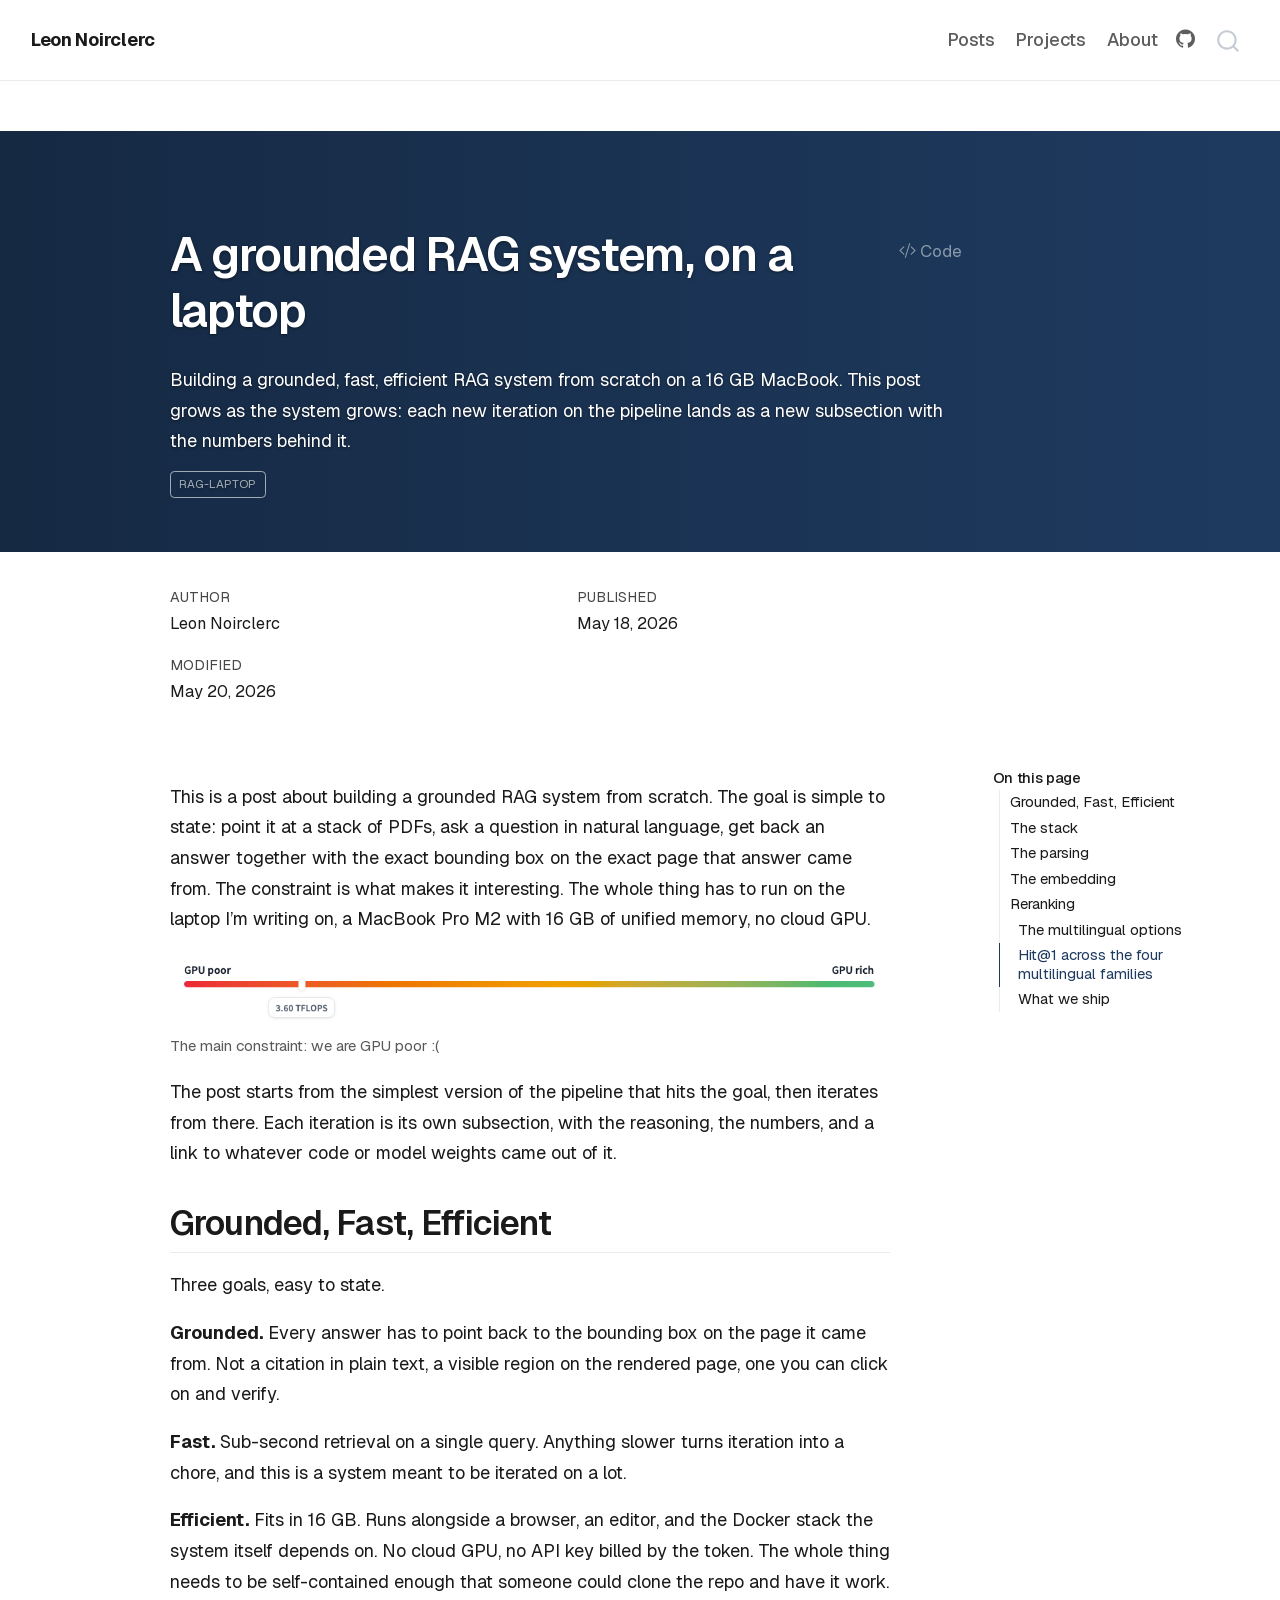
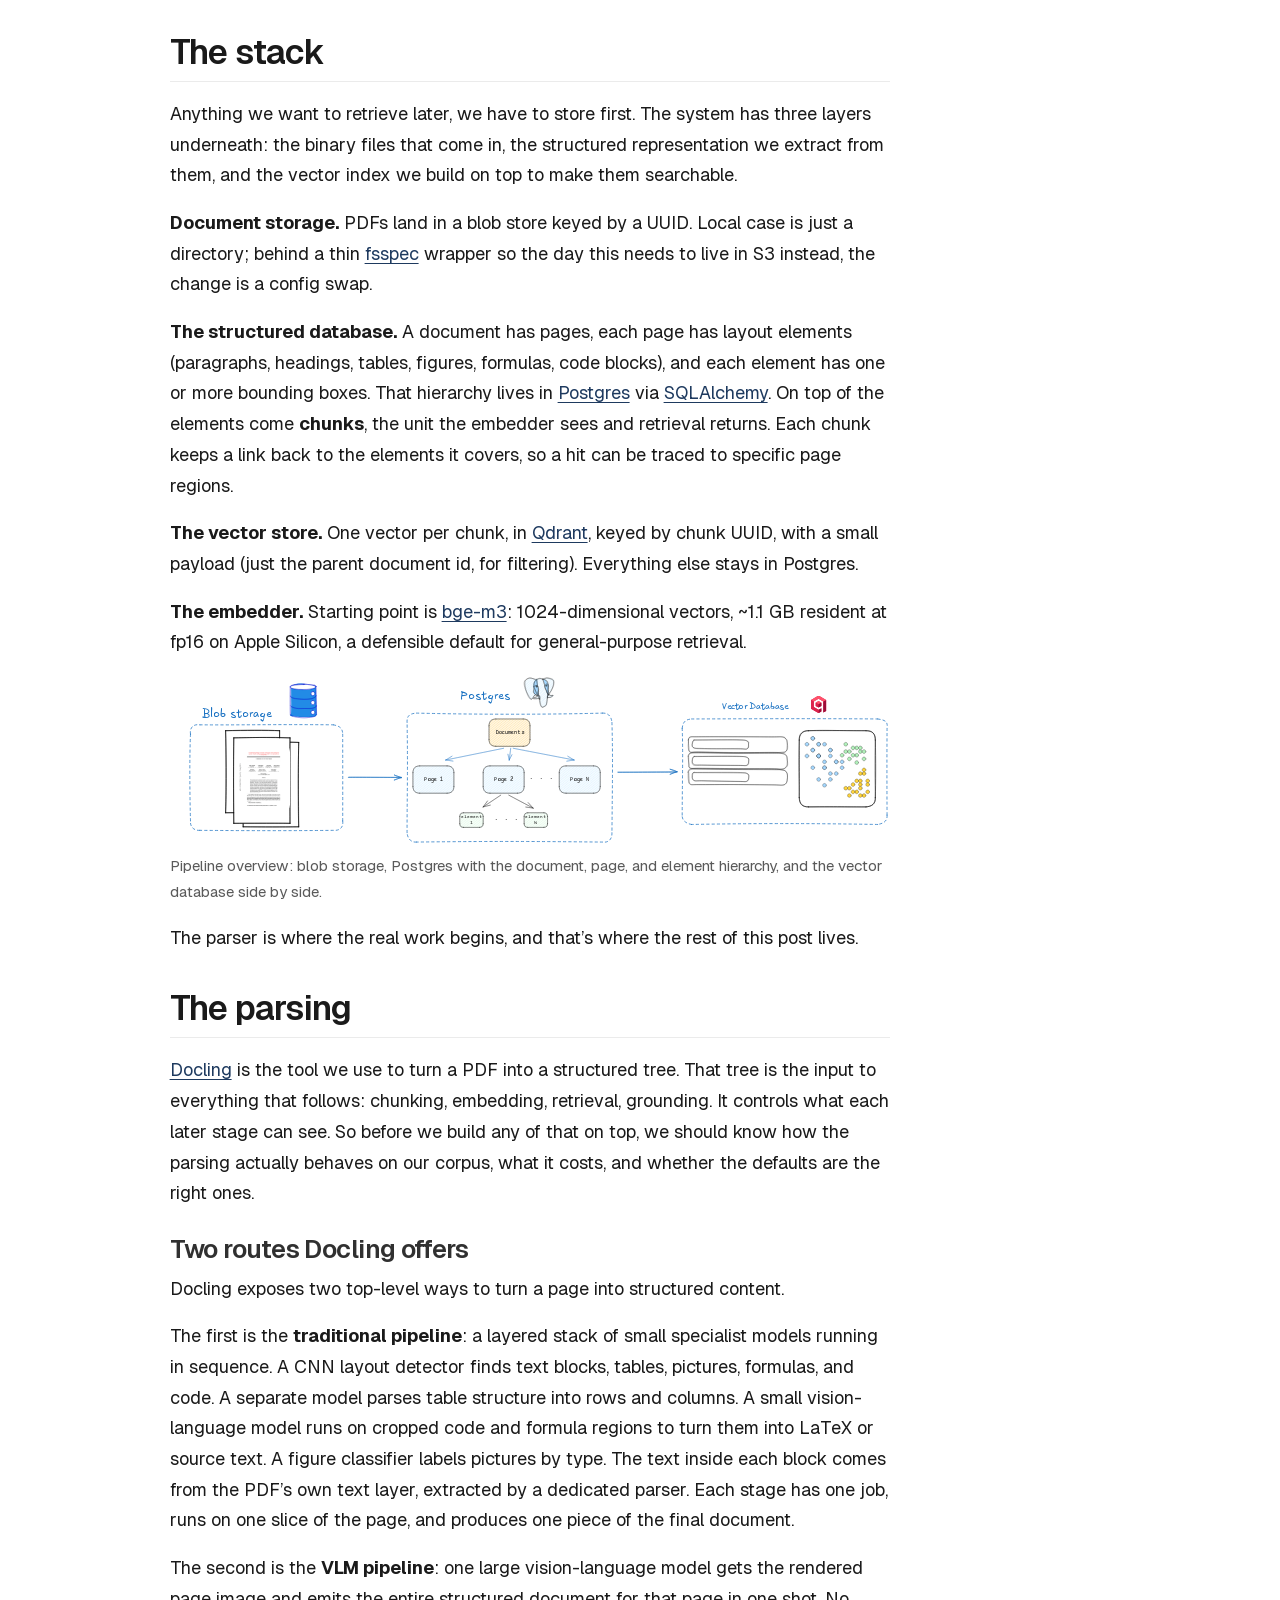
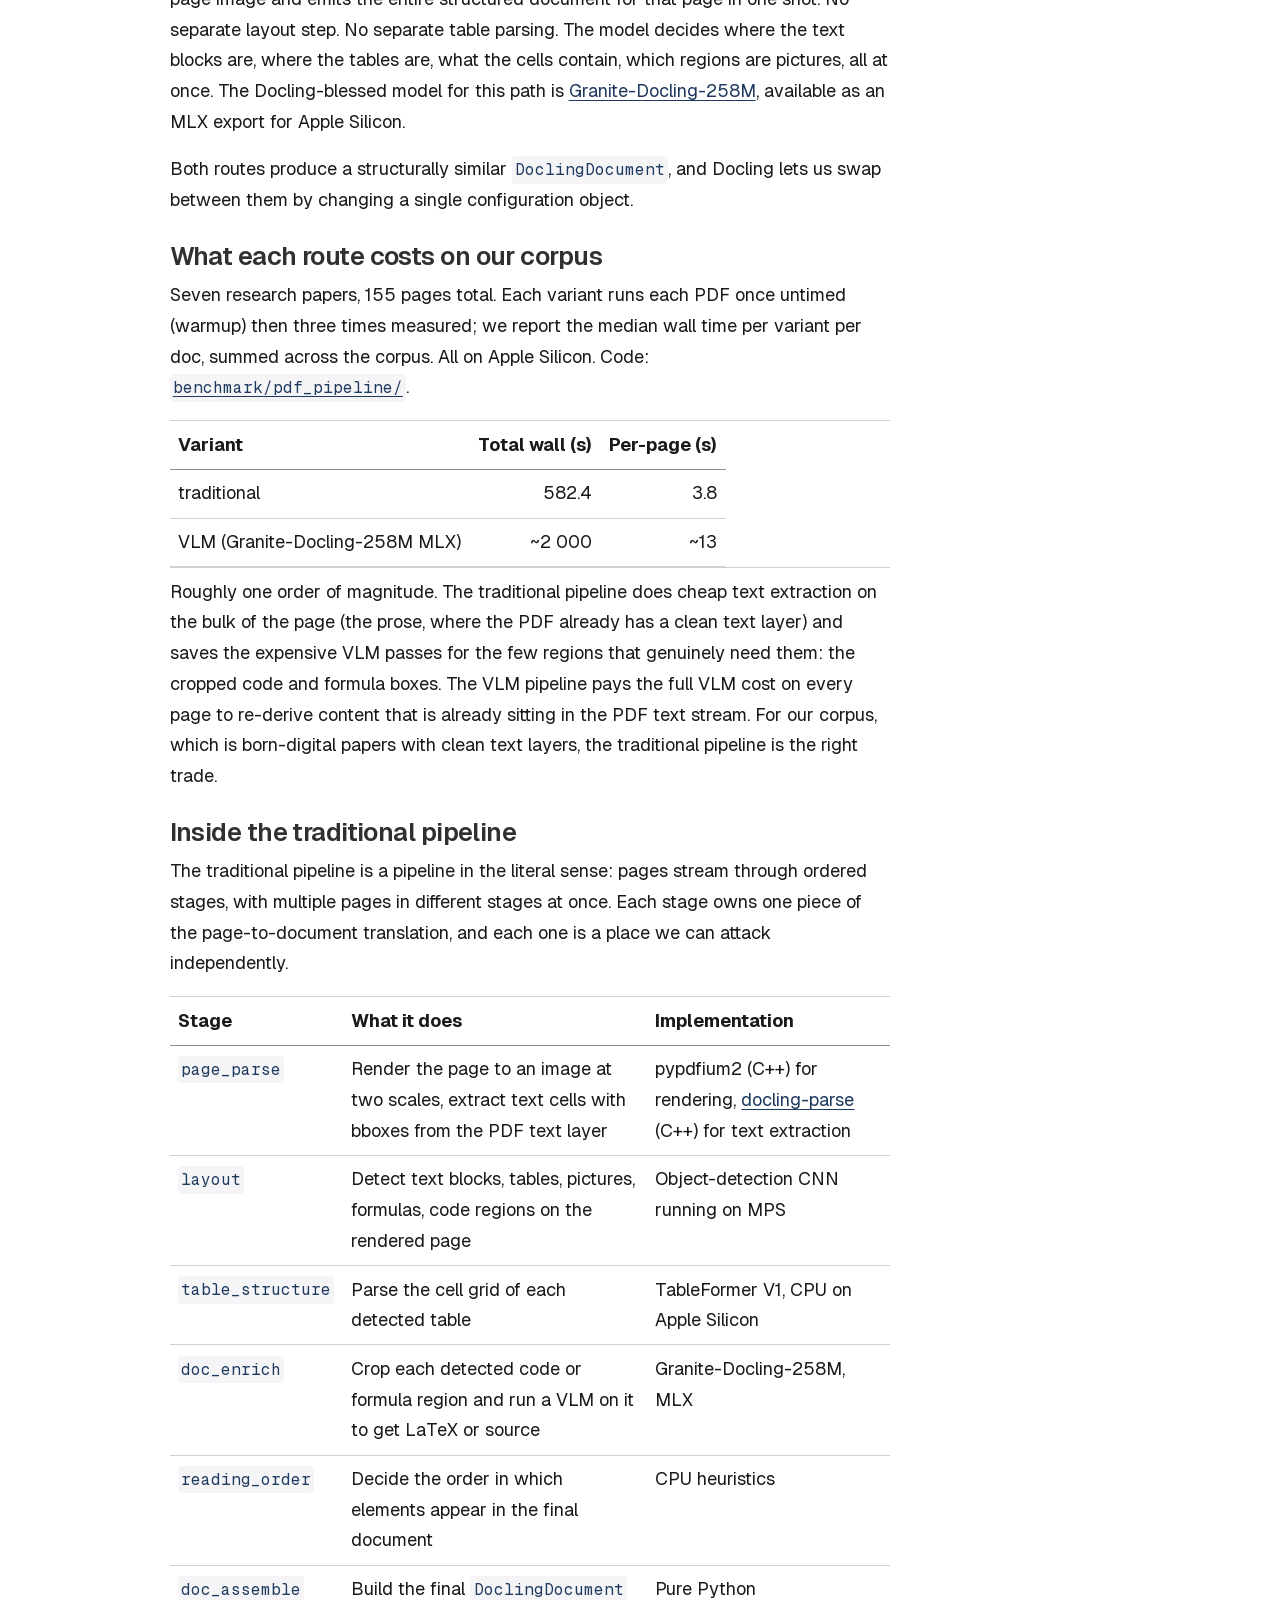
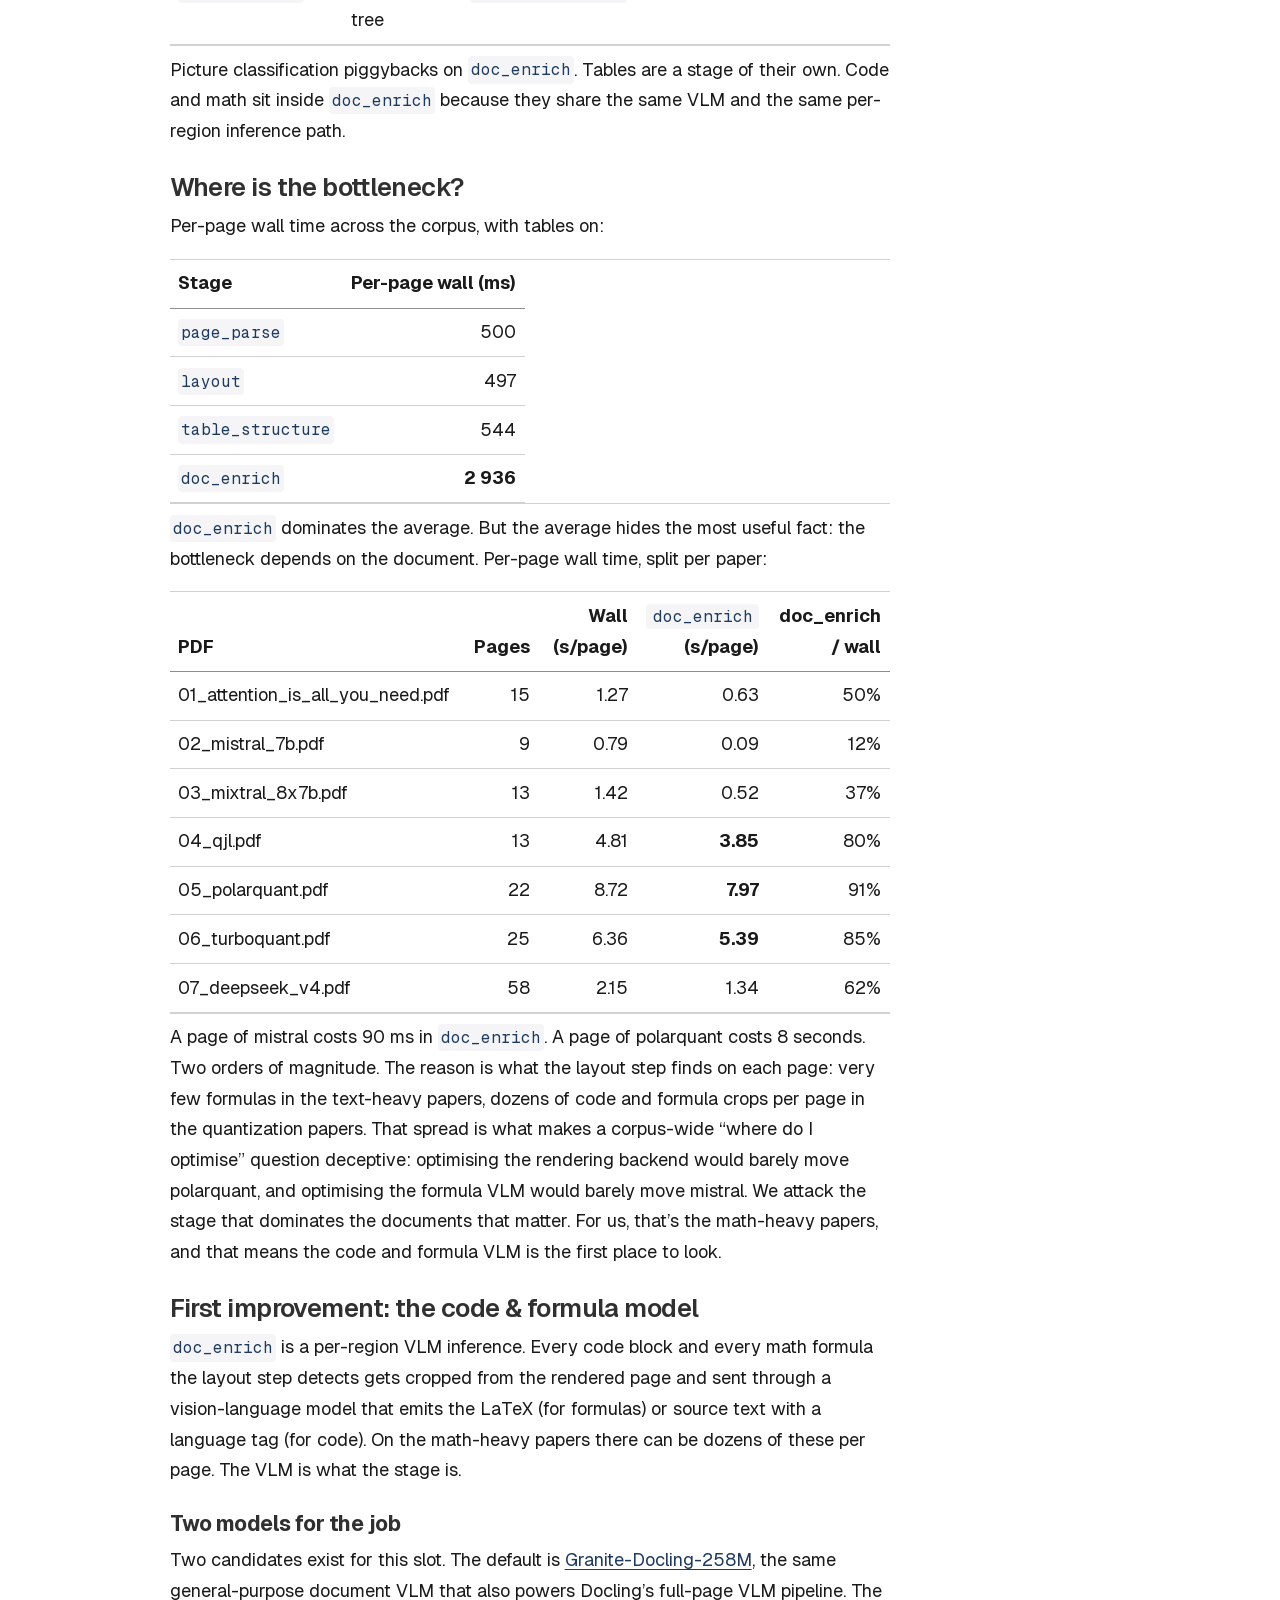
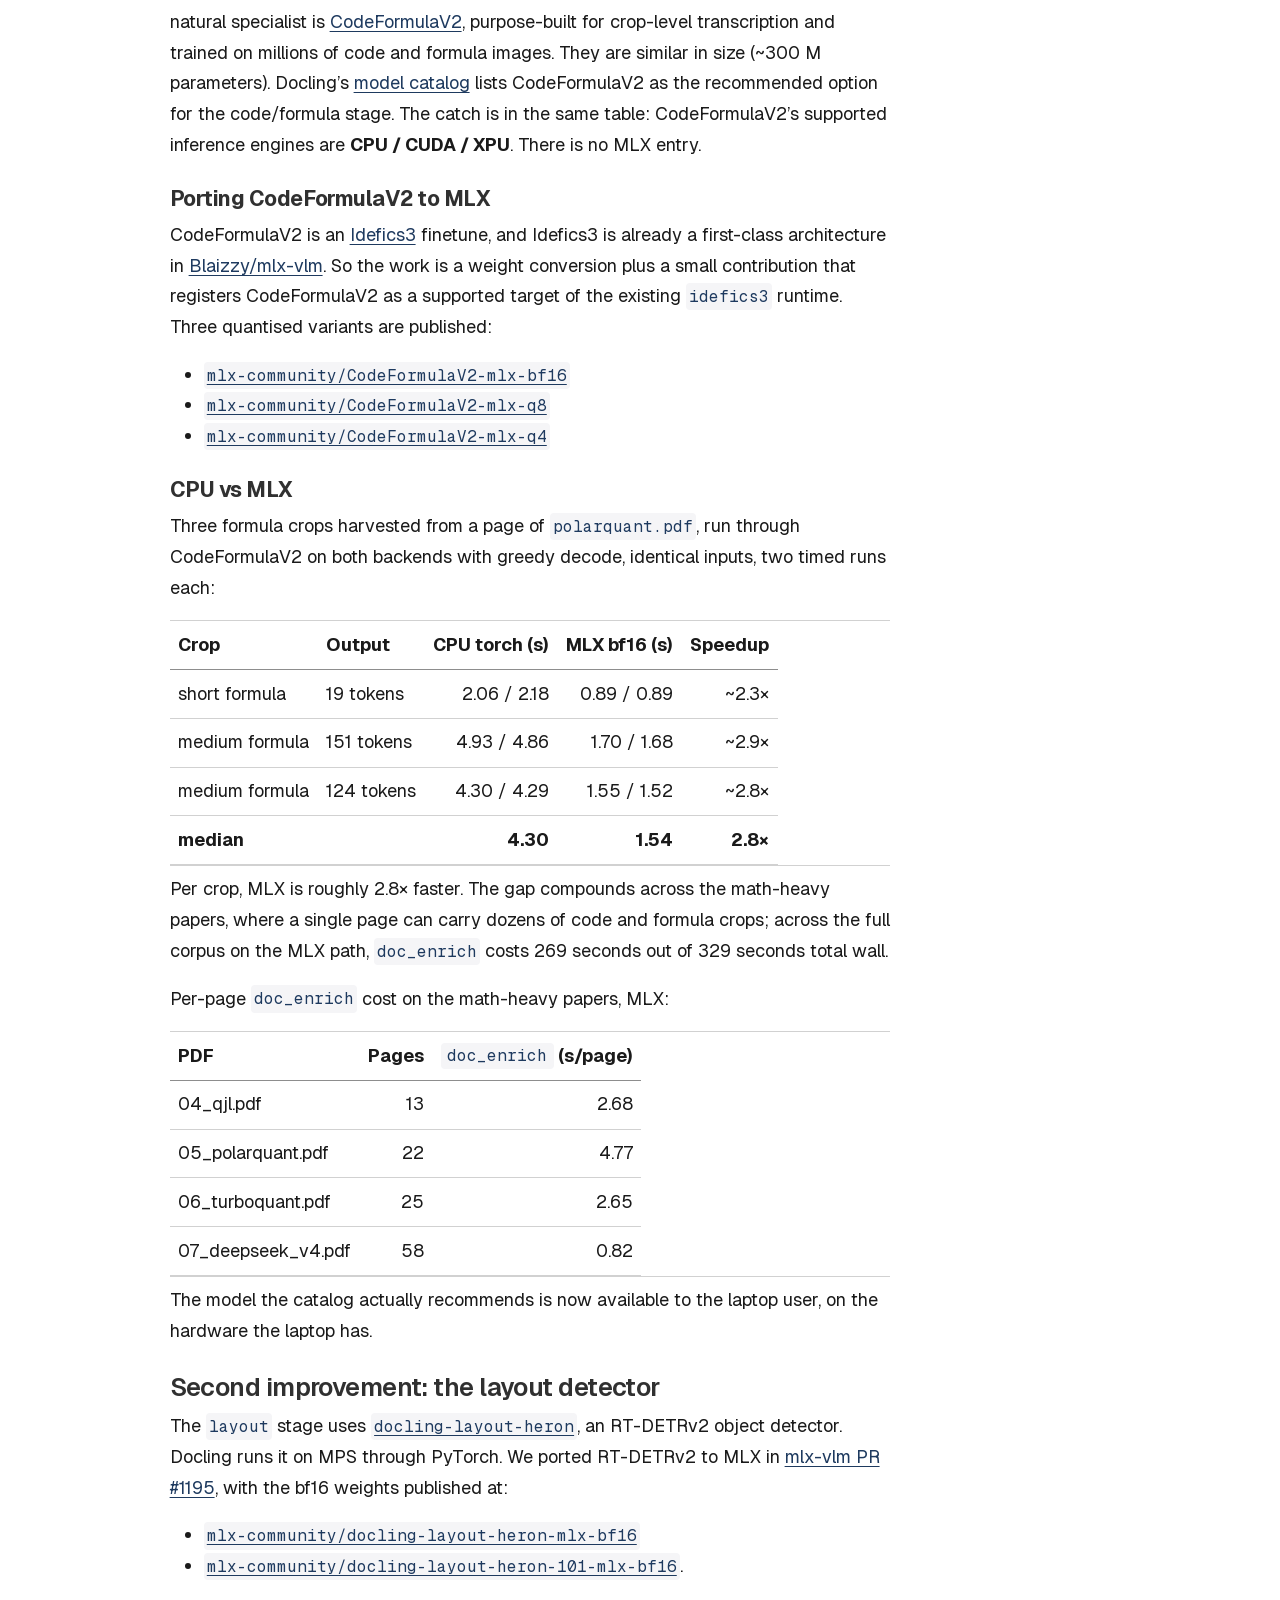
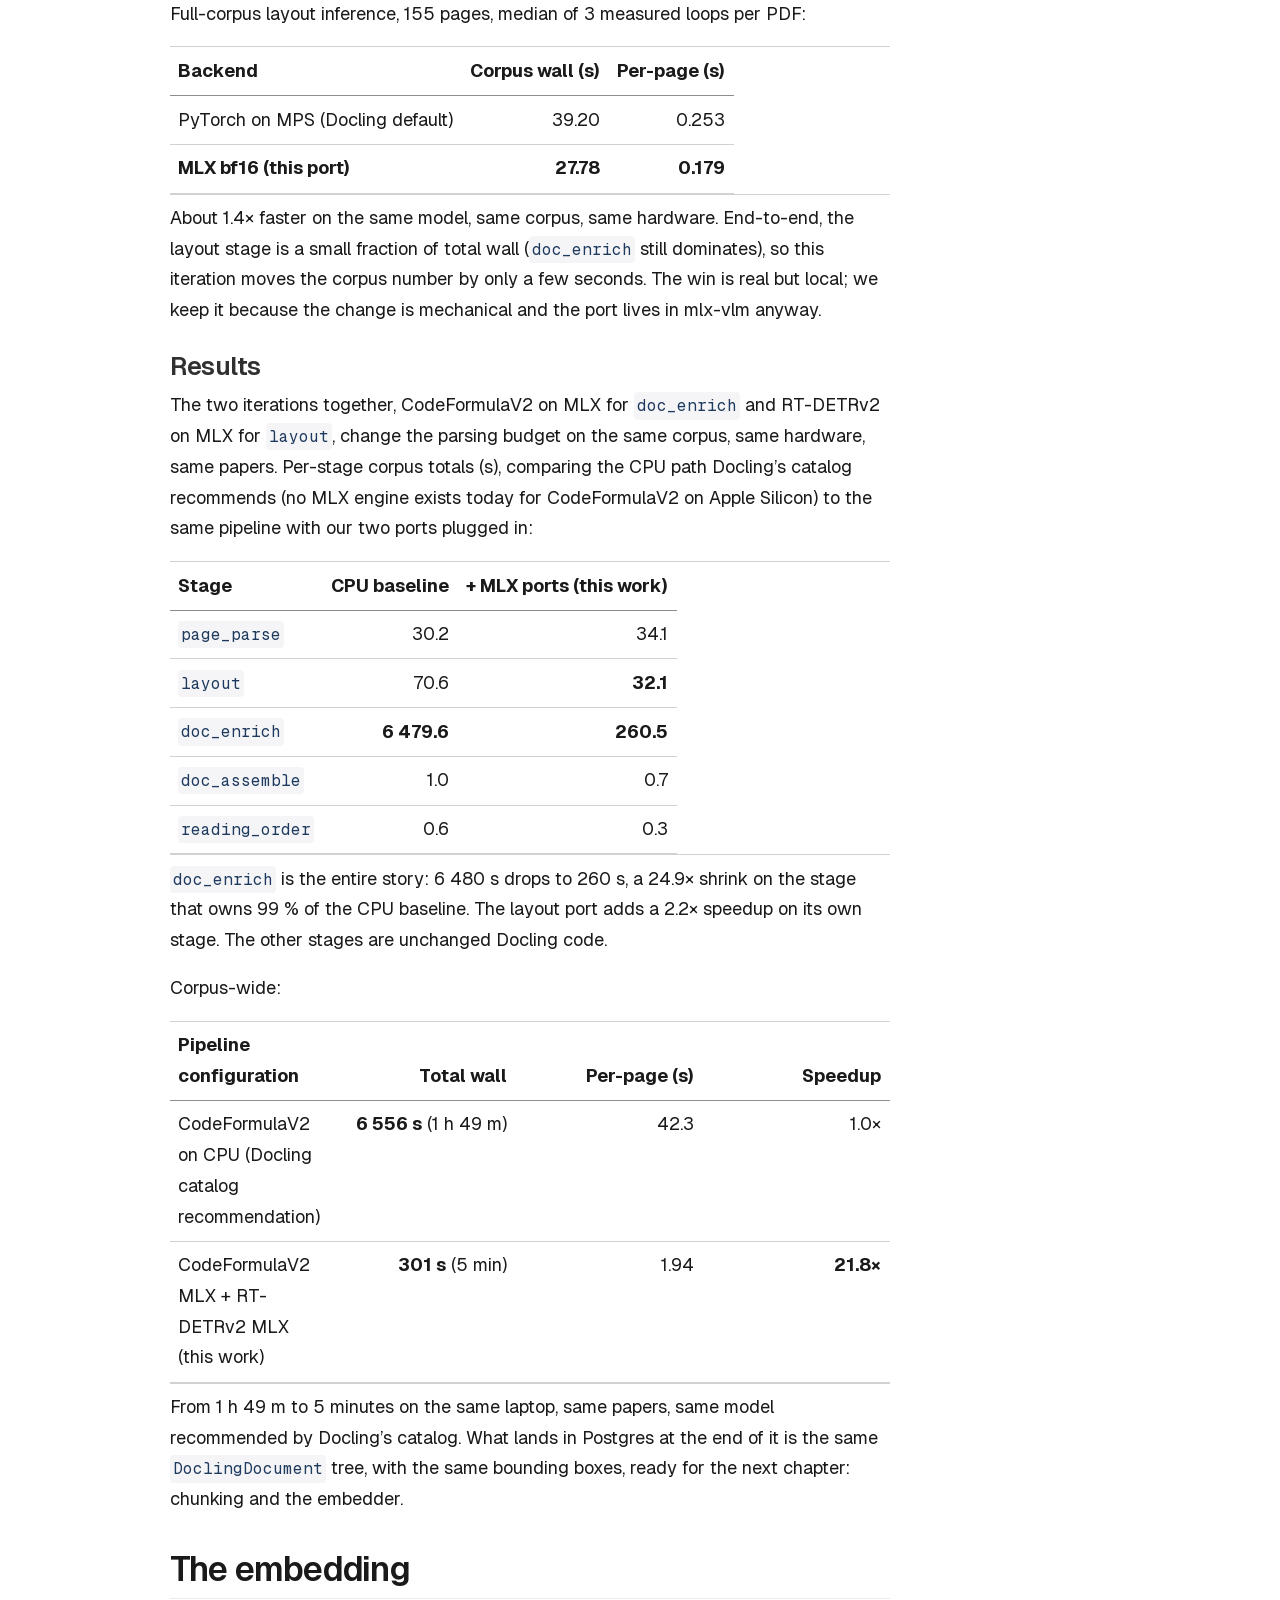
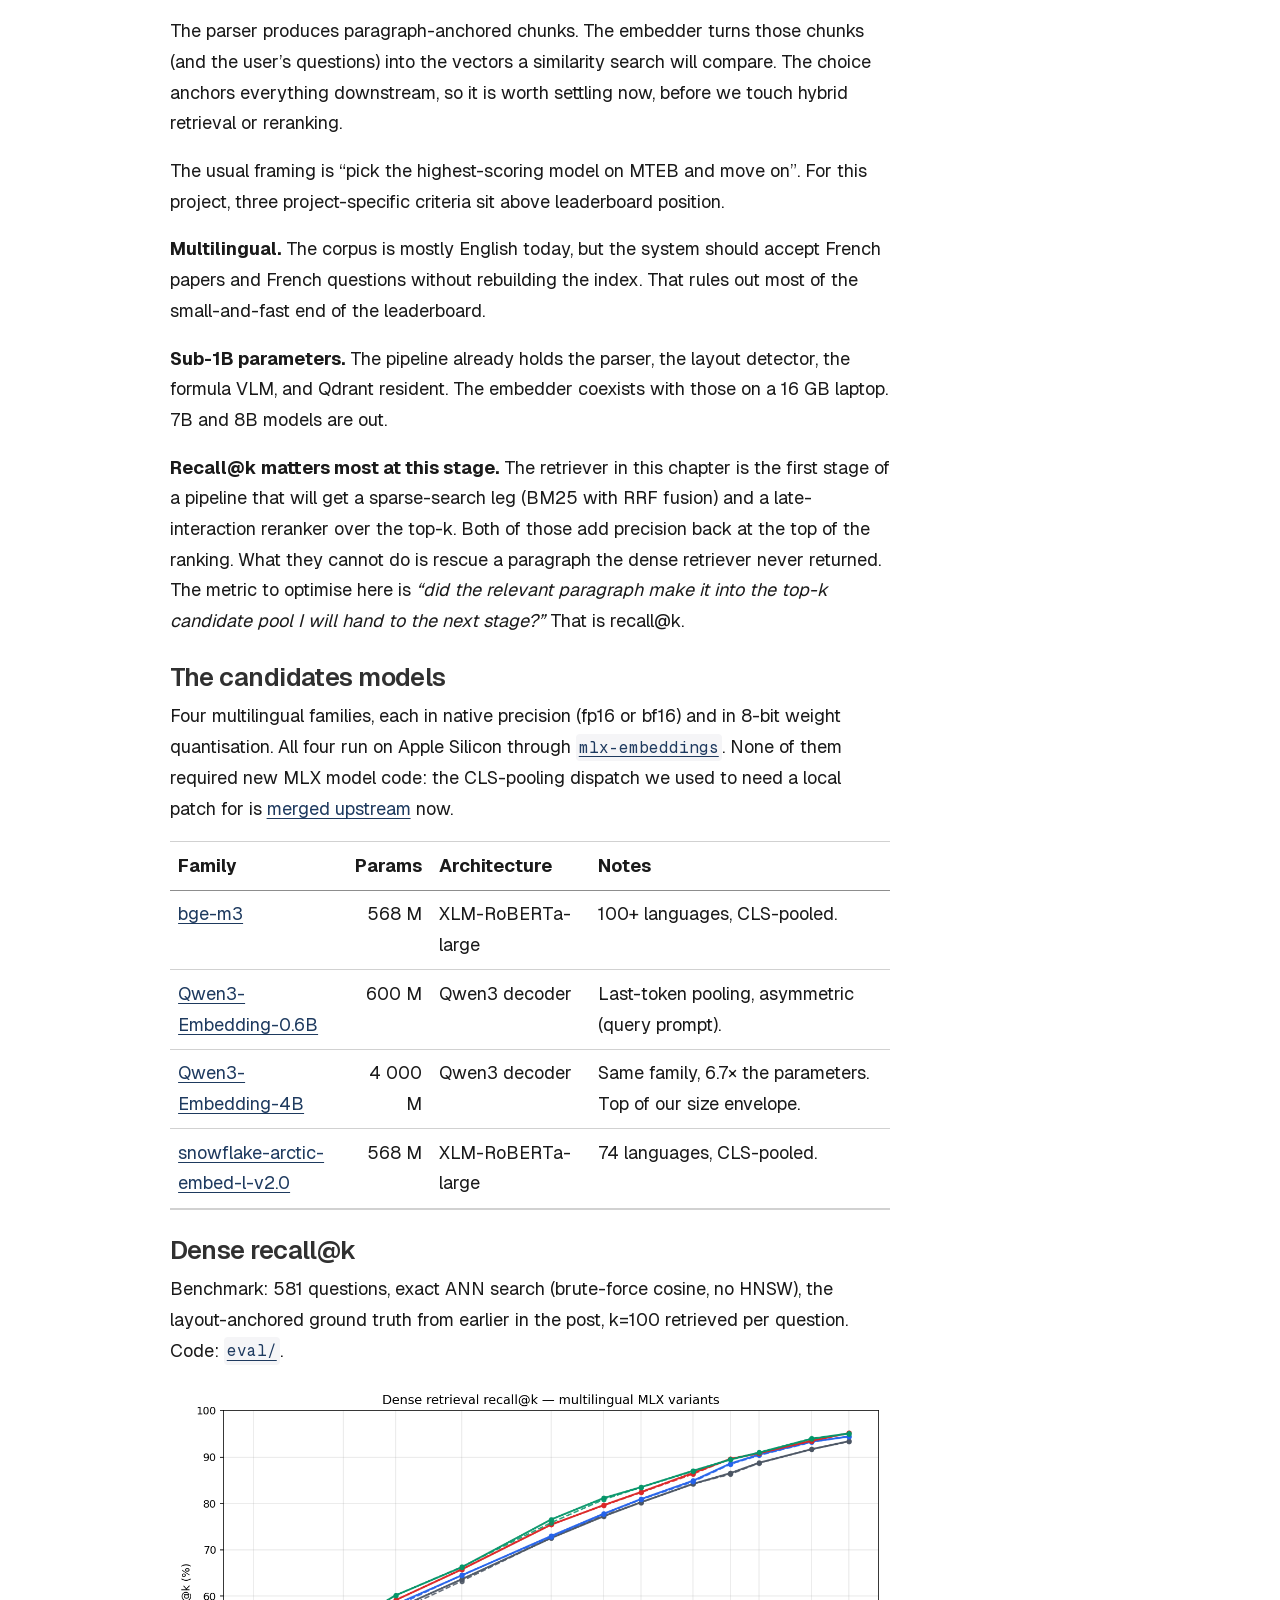
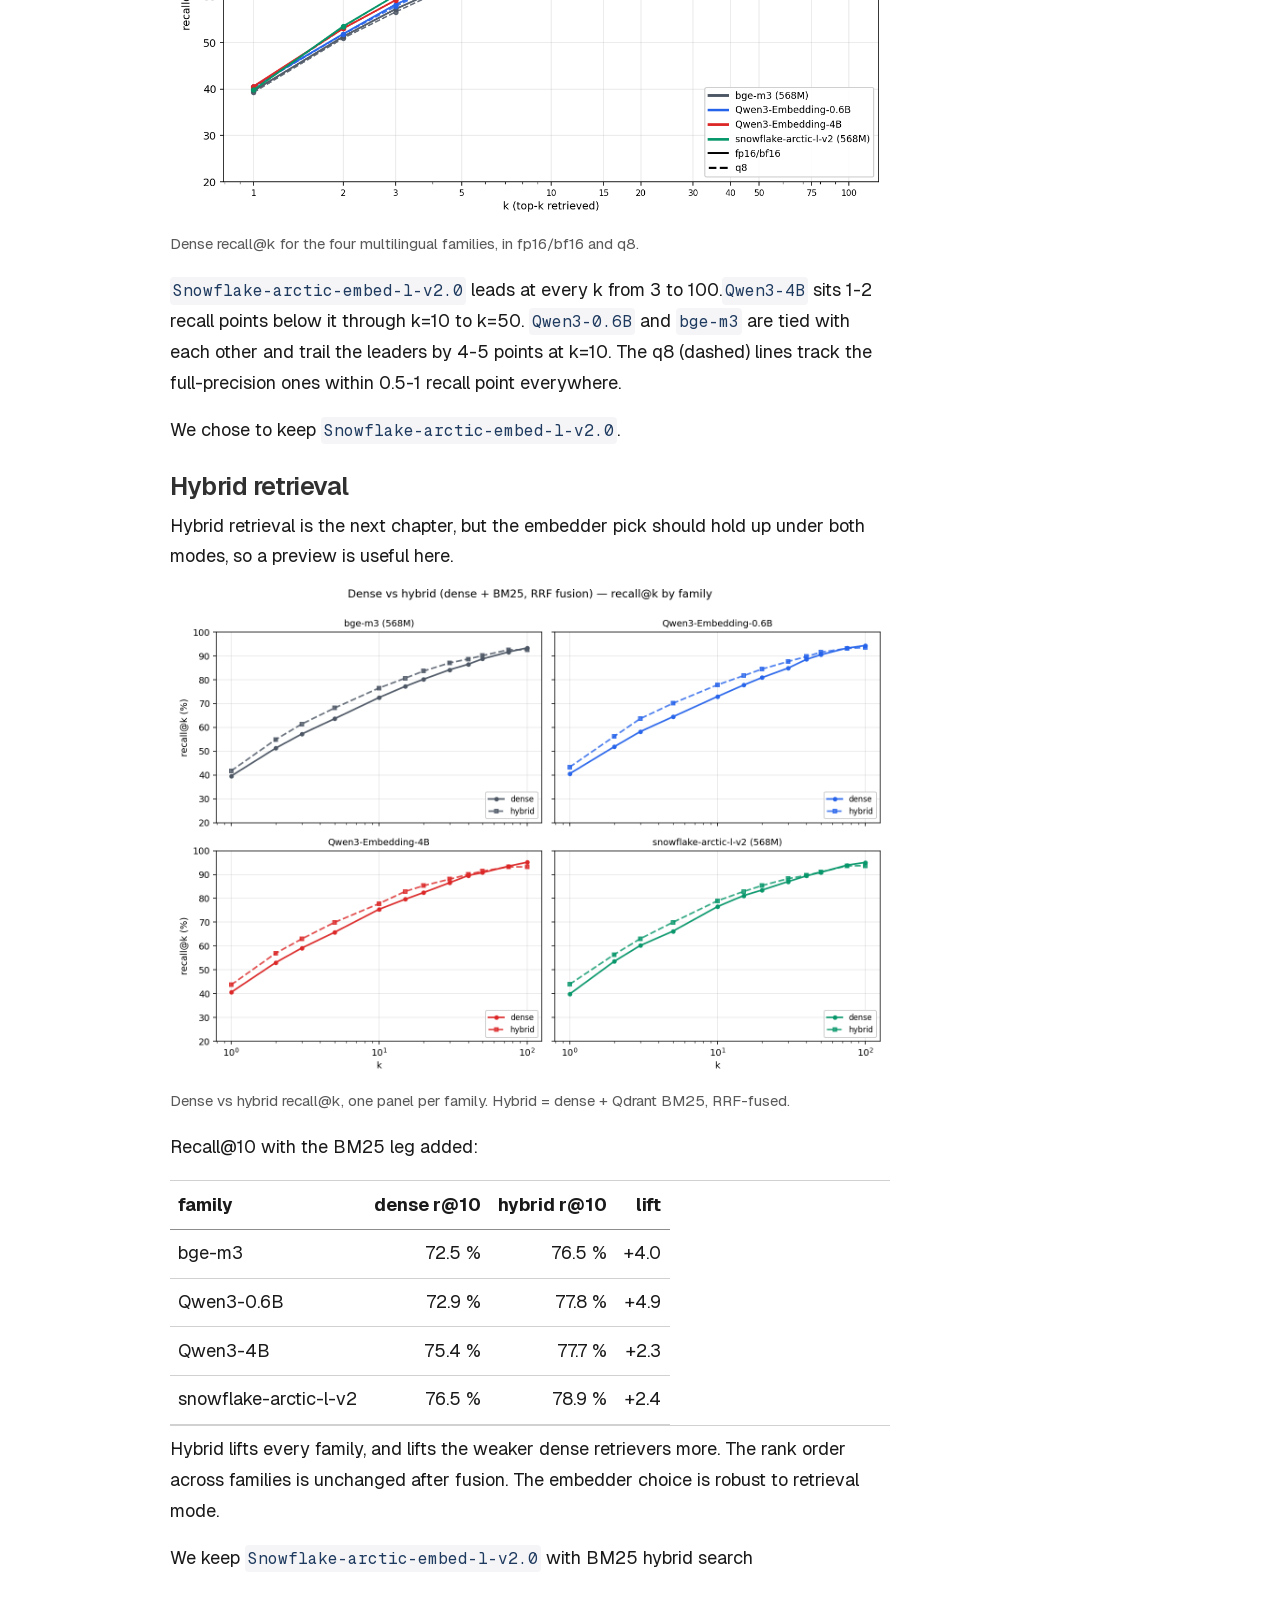
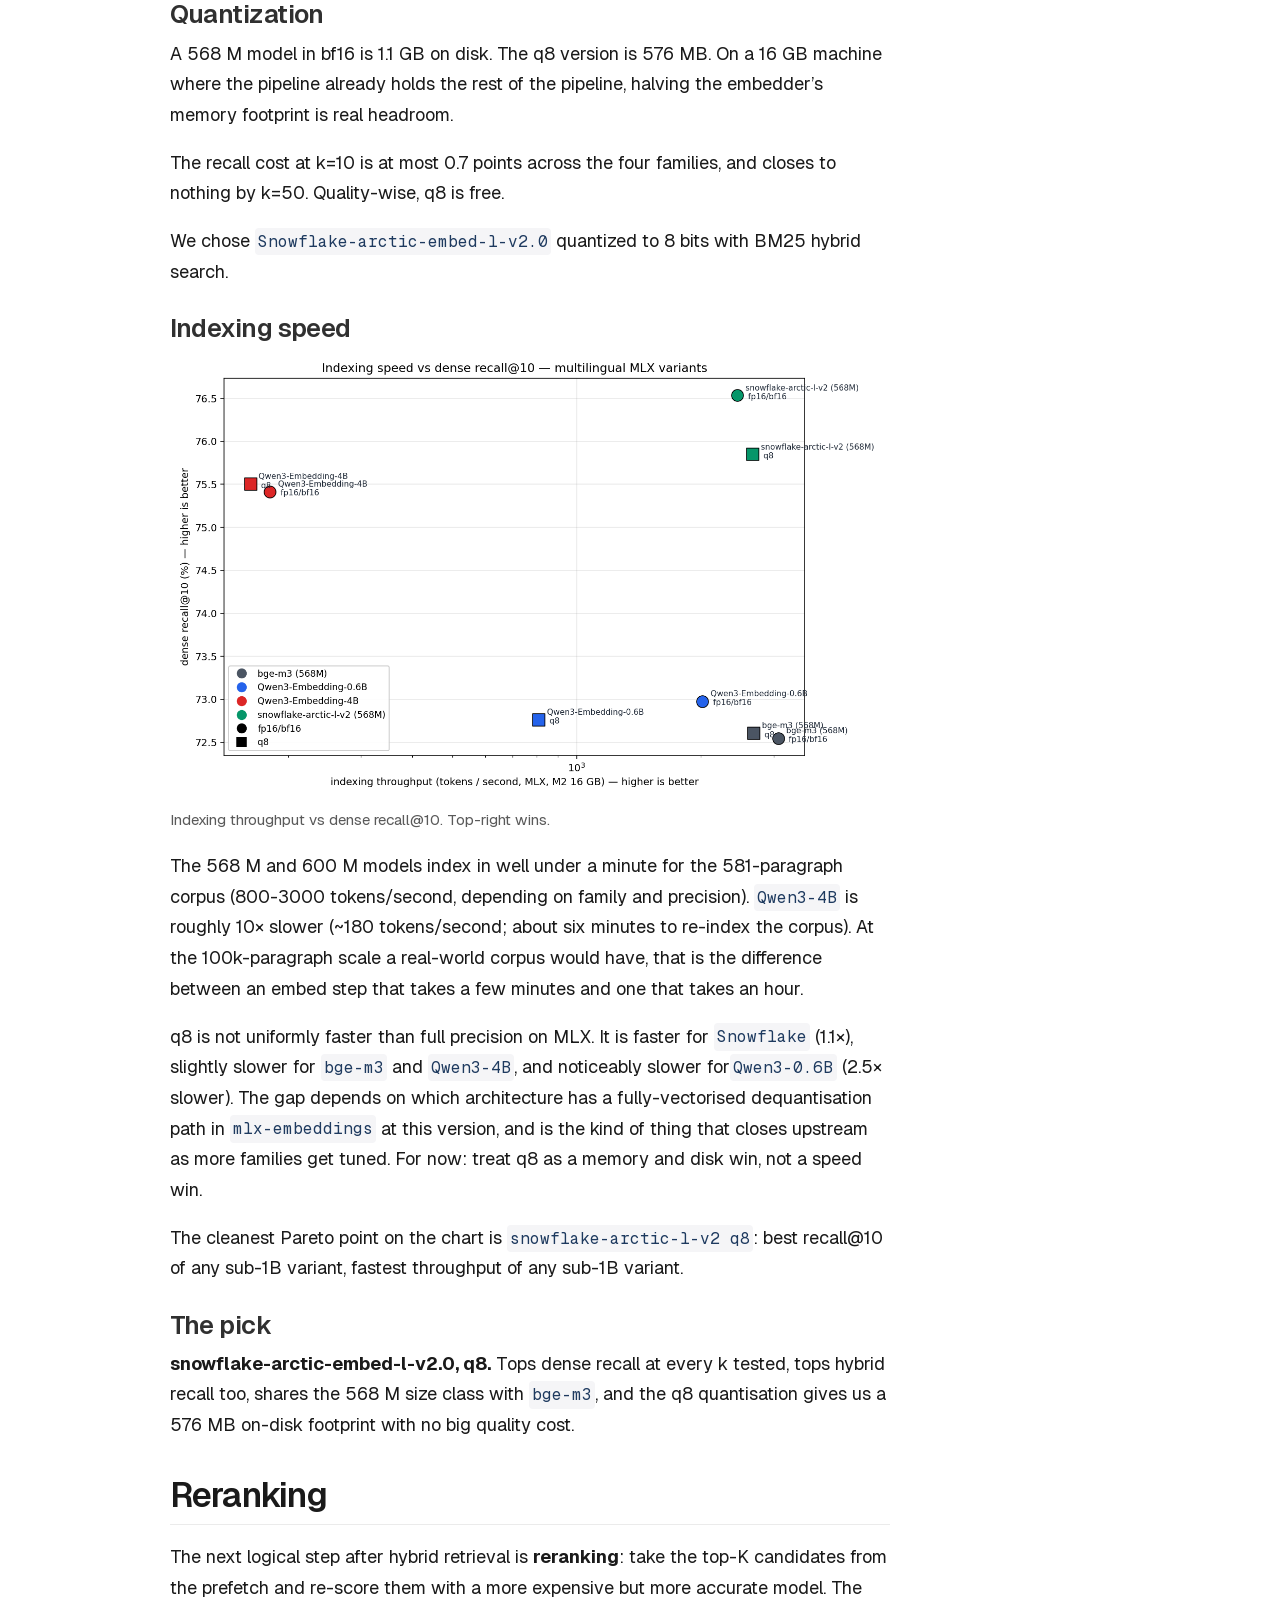
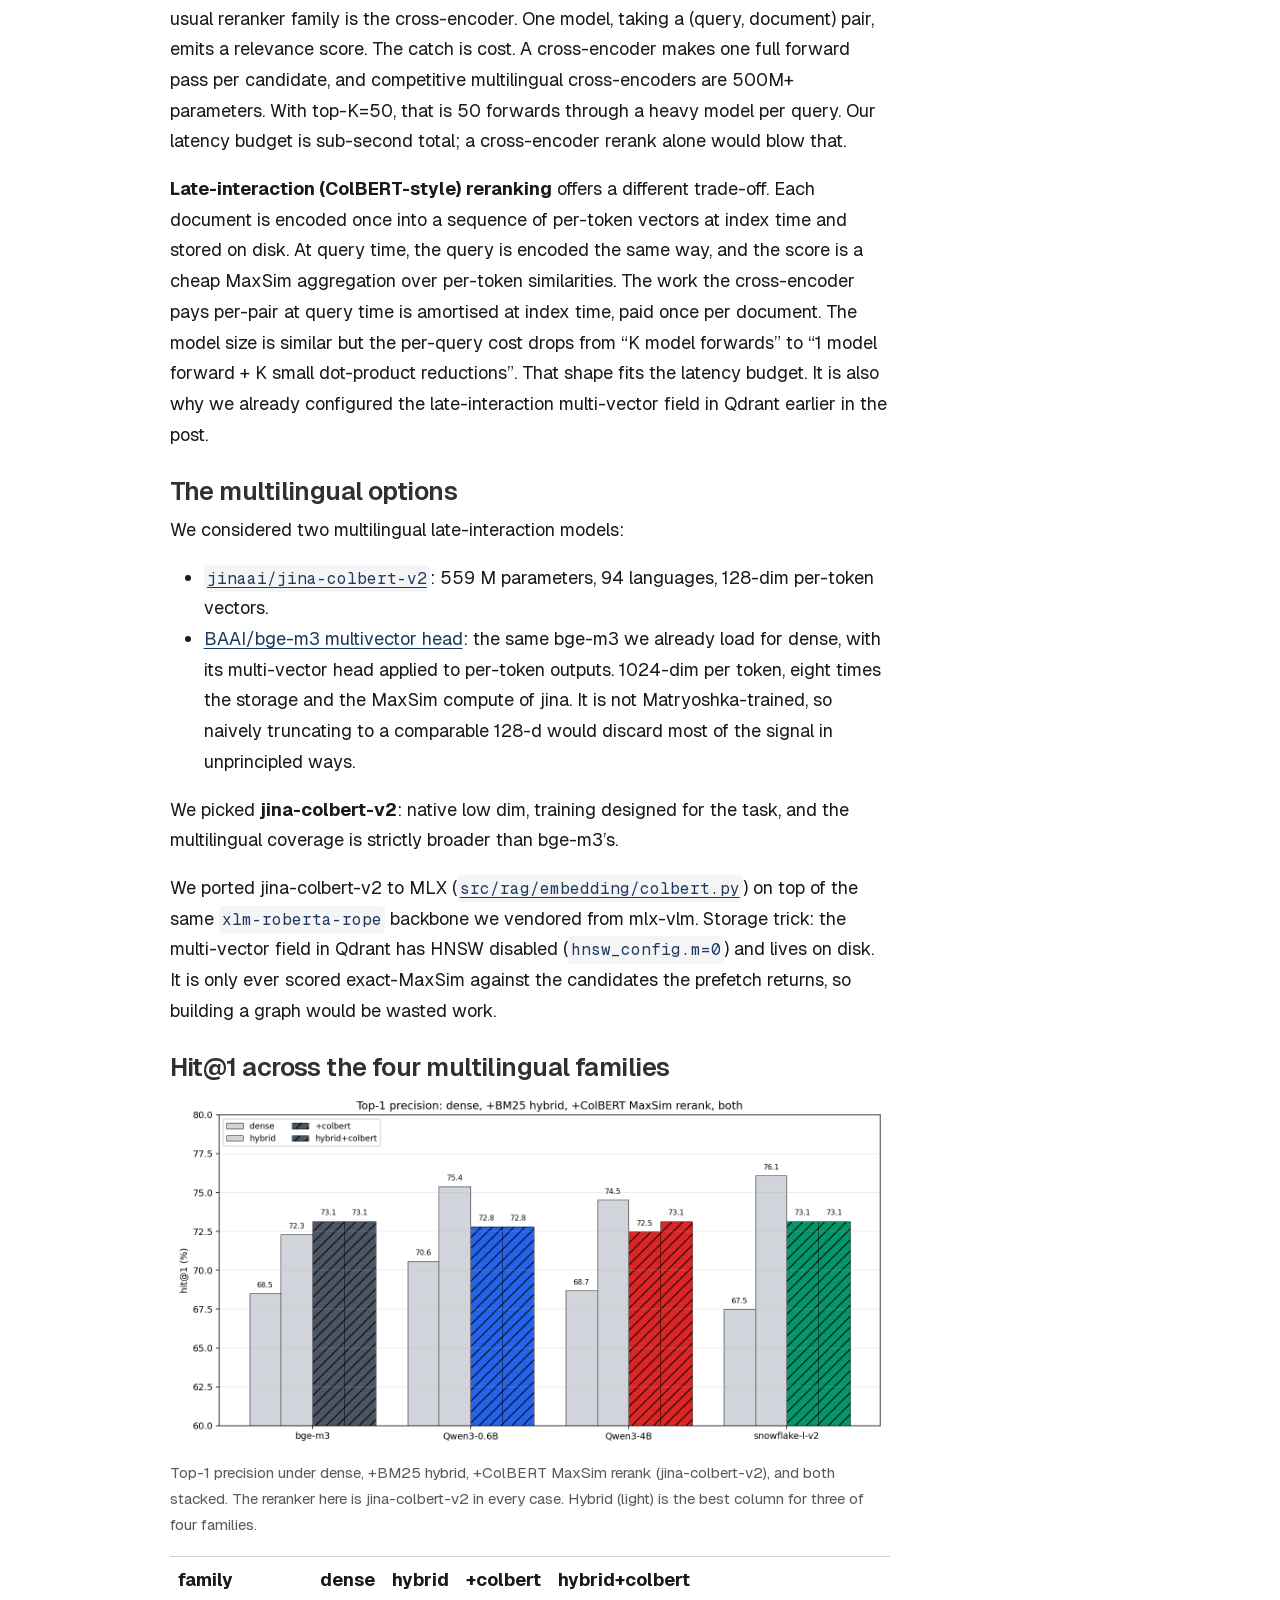
<file: posts/rag-on-a-laptop/index.html>
<!DOCTYPE html>
<html xmlns="http://www.w3.org/1999/xhtml" lang="en" xml:lang="en"><head>

<meta charset="utf-8">
<meta name="generator" content="quarto-1.9.38">

<meta name="viewport" content="width=device-width, initial-scale=1.0, user-scalable=yes">

<meta name="author" content="Leon Noirclerc">
<meta name="dcterms.date" content="2026-05-18">
<meta name="description" content="Building a grounded, fast, efficient RAG system from scratch on a 16 GB MacBook. This post grows as the system grows: each new iteration on the pipeline lands as a new subsection with the numbers behind it.">

<title>A grounded RAG system, on a laptop – Leon Noirclerc</title>
<style>
/* Default styles provided by pandoc.
** See https://pandoc.org/MANUAL.html#variables-for-html for config info.
*/
code{white-space: pre-wrap;}
span.smallcaps{font-variant: small-caps;}
div.columns{display: flex; gap: min(4vw, 1.5em);}
div.column{flex: auto; overflow-x: auto;}
div.hanging-indent{margin-left: 1.5em; text-indent: -1.5em;}
ul.task-list{list-style: none;}
ul.task-list li input[type="checkbox"] {
  width: 0.8em;
  margin: 0 0.8em 0.2em -1em; /* quarto-specific, see https://github.com/quarto-dev/quarto-cli/issues/4556 */ 
  vertical-align: middle;
}
/* CSS for syntax highlighting */
html { -webkit-text-size-adjust: 100%; }
pre > code.sourceCode { white-space: pre; position: relative; }
pre > code.sourceCode > span { display: inline-block; line-height: 1.25; }
pre > code.sourceCode > span:empty { height: 1.2em; }
.sourceCode { overflow: visible; }
code.sourceCode > span { color: inherit; text-decoration: inherit; }
div.sourceCode { margin: 1em 0; }
pre.sourceCode { margin: 0; }
@media screen {
div.sourceCode { overflow: auto; }
}
@media print {
pre > code.sourceCode { white-space: pre-wrap; }
pre > code.sourceCode > span { text-indent: -5em; padding-left: 5em; }
}
pre.numberSource code
  { counter-reset: source-line 0; }
pre.numberSource code > span
  { position: relative; left: -4em; counter-increment: source-line; }
pre.numberSource code > span > a:first-child::before
  { content: counter(source-line);
    position: relative; left: -1em; text-align: right; vertical-align: baseline;
    border: none; display: inline-block;
    -webkit-touch-callout: none; -webkit-user-select: none;
    -khtml-user-select: none; -moz-user-select: none;
    -ms-user-select: none; user-select: none;
    padding: 0 4px; width: 4em;
  }
pre.numberSource { margin-left: 3em;  padding-left: 4px; }
div.sourceCode
  {   }
@media screen {
pre > code.sourceCode > span > a:first-child::before { text-decoration: underline; }
}
</style>


<script src="../../site_libs/quarto-nav/quarto-nav.js"></script>
<script src="../../site_libs/clipboard/clipboard.min.js"></script>
<script src="../../site_libs/quarto-search/autocomplete.umd.js"></script>
<script src="../../site_libs/quarto-search/fuse.min.js"></script>
<script src="../../site_libs/quarto-search/quarto-search.js"></script>
<meta name="quarto:offset" content="../../">
<link href="../../favicon.svg" rel="icon" type="image/svg+xml">
<script src="../../site_libs/quarto-html/quarto.js" type="module"></script>
<script src="../../site_libs/quarto-html/tabsets/tabsets.js" type="module"></script>
<script src="../../site_libs/quarto-html/popper.min.js"></script>
<script src="../../site_libs/quarto-html/tippy.umd.min.js"></script>
<script src="../../site_libs/quarto-html/anchor.min.js"></script>
<link href="../../site_libs/quarto-html/tippy.css" rel="stylesheet">
<link href="../../site_libs/quarto-html/quarto-syntax-highlighting-28b5350d053d3182e720a93c57f5f353.css" rel="stylesheet" id="quarto-text-highlighting-styles">
<script src="../../site_libs/bootstrap/bootstrap.min.js"></script>
<link href="../../site_libs/bootstrap/bootstrap-icons.css" rel="stylesheet">
<link href="../../site_libs/bootstrap/bootstrap-49926bd9bd355d484abe762a358f30da.min.css" rel="stylesheet" append-hash="true" id="quarto-bootstrap" data-mode="light">
<script id="quarto-search-options" type="application/json">{
  "location": "navbar",
  "copy-button": false,
  "collapse-after": 3,
  "panel-placement": "end",
  "type": "overlay",
  "limit": 50,
  "keyboard-shortcut": [
    "f",
    "/",
    "s"
  ],
  "language": {
    "search-no-results-text": "No results",
    "search-matching-documents-text": "matching documents",
    "search-copy-link-title": "Copy link to search",
    "search-hide-matches-text": "Hide additional matches",
    "search-more-match-text": "more match in this document",
    "search-more-matches-text": "more matches in this document",
    "search-clear-button-title": "Clear",
    "search-text-placeholder": "",
    "search-detached-cancel-button-title": "Cancel",
    "search-submit-button-title": "Submit",
    "search-label": "Search"
  }
}</script>
<style>html{ scroll-behavior: smooth; }</style>
<style>

      .quarto-title-block .quarto-title-banner h1,
      .quarto-title-block .quarto-title-banner h2,
      .quarto-title-block .quarto-title-banner h3,
      .quarto-title-block .quarto-title-banner h4,
      .quarto-title-block .quarto-title-banner h5,
      .quarto-title-block .quarto-title-banner h6
      {
        color: white;
      }

      .quarto-title-block .quarto-title-banner {
        color: white;
background: cover.png;
      }
</style>


<link rel="stylesheet" href="../../styles.css">
<meta property="og:title" content="A grounded RAG system, on a laptop – Leon Noirclerc">
<meta property="og:description" content="Building a grounded, fast, efficient RAG system from scratch on a 16 GB MacBook. This post grows as the system grows: each new iteration on the pipeline lands as a new subsection with the numbers behind it.">
<meta property="og:image" content="https://leonnoirclerc.github.io/posts/rag-on-a-laptop/pipeline.svg">
<meta property="og:site_name" content="Leon Noirclerc">
<meta name="twitter:title" content="A grounded RAG system, on a laptop – Leon Noirclerc">
<meta name="twitter:description" content="Building a grounded, fast, efficient RAG system from scratch on a 16 GB MacBook. This post grows as the system grows: each new iteration on the pipeline lands as a new subsection with the numbers behind it.">
<meta name="twitter:image" content="https://leonnoirclerc.github.io/posts/rag-on-a-laptop/pipeline.svg">
<meta name="twitter:card" content="summary_large_image">
</head>

<body class="nav-fixed quarto-light">

<div id="quarto-search-results"></div>
  <header id="quarto-header" class="headroom fixed-top quarto-banner">
    <nav class="navbar navbar-expand-lg " data-bs-theme="dark">
      <div class="navbar-container container-fluid">
      <div class="navbar-brand-container mx-auto">
    <a class="navbar-brand" href="../../index.html">
    <span class="navbar-title">Leon Noirclerc</span>
    </a>
  </div>
            <div id="quarto-search" class="" title="Search"></div>
          <button class="navbar-toggler" type="button" data-bs-toggle="collapse" data-bs-target="#navbarCollapse" aria-controls="navbarCollapse" role="menu" aria-expanded="false" aria-label="Toggle navigation" onclick="if (window.quartoToggleHeadroom) { window.quartoToggleHeadroom(); }">
  <span class="navbar-toggler-icon"></span>
</button>
          <div class="collapse navbar-collapse" id="navbarCollapse">
            <ul class="navbar-nav navbar-nav-scroll ms-auto">
  <li class="nav-item">
    <a class="nav-link" href="../../index.html"> 
<span class="menu-text">Posts</span></a>
  </li>  
  <li class="nav-item">
    <a class="nav-link" href="../../projects.html"> 
<span class="menu-text">Projects</span></a>
  </li>  
  <li class="nav-item">
    <a class="nav-link" href="../../about.html"> 
<span class="menu-text">About</span></a>
  </li>  
  <li class="nav-item compact">
    <a class="nav-link" href="https://github.com/leonnoirclerc"> <i class="bi bi-github" role="img" aria-label="GitHub">
</i> 
<span class="menu-text"></span></a>
  </li>  
</ul>
          </div> <!-- /navcollapse -->
            <div class="quarto-navbar-tools">
</div>
      </div> <!-- /container-fluid -->
    </nav>
</header>
<!-- content -->
<header id="title-block-header" class="quarto-title-block default page-columns page-full">
  <div class="quarto-title-banner page-columns page-full">
    <div class="quarto-title column-body">
      <div class="quarto-title-block"><div><h1 class="title">A grounded RAG system, on a laptop</h1><button type="button" class="btn code-tools-button" id="quarto-code-tools-source"><i class="bi"></i> Code</button></div></div>
                  <div>
        <div class="description">
          Building a grounded, fast, efficient RAG system from scratch on a 16 GB MacBook. This post grows as the system grows: each new iteration on the pipeline lands as a new subsection with the numbers behind it.
        </div>
      </div>
                          <div class="quarto-categories">
                <div class="quarto-category">rag-laptop</div>
              </div>
                  </div>
  </div>
    
  
  <div class="quarto-title-meta">

      <div>
      <div class="quarto-title-meta-heading">Author</div>
      <div class="quarto-title-meta-contents">
               <p>Leon Noirclerc </p>
            </div>
    </div>
      
      <div>
      <div class="quarto-title-meta-heading">Published</div>
      <div class="quarto-title-meta-contents">
        <p class="date">May 18, 2026</p>
      </div>
    </div>
    
      <div>
      <div class="quarto-title-meta-heading">Modified</div>
      <div class="quarto-title-meta-contents">
        <p class="date-modified">May 20, 2026</p>
      </div>
    </div>
      
    </div>
    
  
  </header><div id="quarto-content" class="quarto-container page-columns page-rows-contents page-layout-article page-navbar">
<!-- sidebar -->
<!-- margin-sidebar -->
    <div id="quarto-margin-sidebar" class="sidebar margin-sidebar">
        <nav id="TOC" role="doc-toc" class="toc-active">
    <h2 id="toc-title">On this page</h2>
   
  <ul>
  <li><a href="#grounded-fast-efficient" id="toc-grounded-fast-efficient" class="nav-link active" data-scroll-target="#grounded-fast-efficient">Grounded, Fast, Efficient</a></li>
  <li><a href="#the-stack" id="toc-the-stack" class="nav-link" data-scroll-target="#the-stack">The stack</a></li>
  <li><a href="#the-parsing" id="toc-the-parsing" class="nav-link" data-scroll-target="#the-parsing">The parsing</a>
  <ul class="collapse">
  <li><a href="#two-routes-docling-offers" id="toc-two-routes-docling-offers" class="nav-link" data-scroll-target="#two-routes-docling-offers">Two routes Docling offers</a></li>
  <li><a href="#what-each-route-costs-on-our-corpus" id="toc-what-each-route-costs-on-our-corpus" class="nav-link" data-scroll-target="#what-each-route-costs-on-our-corpus">What each route costs on our corpus</a></li>
  <li><a href="#inside-the-traditional-pipeline" id="toc-inside-the-traditional-pipeline" class="nav-link" data-scroll-target="#inside-the-traditional-pipeline">Inside the traditional pipeline</a></li>
  <li><a href="#where-is-the-bottleneck" id="toc-where-is-the-bottleneck" class="nav-link" data-scroll-target="#where-is-the-bottleneck">Where is the bottleneck?</a></li>
  <li><a href="#first-improvement-the-code-formula-model" id="toc-first-improvement-the-code-formula-model" class="nav-link" data-scroll-target="#first-improvement-the-code-formula-model">First improvement: the code &amp; formula model</a></li>
  <li><a href="#second-improvement-the-layout-detector" id="toc-second-improvement-the-layout-detector" class="nav-link" data-scroll-target="#second-improvement-the-layout-detector">Second improvement: the layout detector</a></li>
  <li><a href="#results" id="toc-results" class="nav-link" data-scroll-target="#results">Results</a></li>
  </ul></li>
  <li><a href="#the-embedding" id="toc-the-embedding" class="nav-link" data-scroll-target="#the-embedding">The embedding</a>
  <ul class="collapse">
  <li><a href="#the-candidates-models" id="toc-the-candidates-models" class="nav-link" data-scroll-target="#the-candidates-models">The candidates models</a></li>
  <li><a href="#dense-recallk" id="toc-dense-recallk" class="nav-link" data-scroll-target="#dense-recallk">Dense recall@k</a></li>
  <li><a href="#hybrid-retrieval" id="toc-hybrid-retrieval" class="nav-link" data-scroll-target="#hybrid-retrieval">Hybrid retrieval</a></li>
  <li><a href="#quantization" id="toc-quantization" class="nav-link" data-scroll-target="#quantization">Quantization</a></li>
  <li><a href="#indexing-speed" id="toc-indexing-speed" class="nav-link" data-scroll-target="#indexing-speed">Indexing speed</a></li>
  <li><a href="#the-pick" id="toc-the-pick" class="nav-link" data-scroll-target="#the-pick">The pick</a></li>
  </ul></li>
  <li><a href="#reranking" id="toc-reranking" class="nav-link" data-scroll-target="#reranking">Reranking</a>
  <ul class="collapse">
  <li><a href="#the-multilingual-options" id="toc-the-multilingual-options" class="nav-link" data-scroll-target="#the-multilingual-options">The multilingual options</a></li>
  <li><a href="#hit1-across-the-four-multilingual-families" id="toc-hit1-across-the-four-multilingual-families" class="nav-link" data-scroll-target="#hit1-across-the-four-multilingual-families">Hit@1 across the four multilingual families</a></li>
  <li><a href="#what-we-ship" id="toc-what-we-ship" class="nav-link" data-scroll-target="#what-we-ship">What we ship</a></li>
  </ul></li>
  </ul>
</nav>
    </div>
<!-- main -->
<main class="content quarto-banner-title-block" id="quarto-document-content">





<p>This is a post about building a grounded RAG system from scratch. The goal is simple to state: point it at a stack of PDFs, ask a question in natural language, get back an answer together with the exact bounding box on the exact page that answer came from. The constraint is what makes it interesting. The whole thing has to run on the laptop I’m writing on, a MacBook Pro M2 with 16 GB of unified memory, no cloud GPU.</p>
<div class="quarto-figure quarto-figure-center">
<figure class="figure">
<p><img src="gpu_poor.png" class="img-fluid figure-img"></p>
<figcaption>The main constraint: we are GPU poor :(</figcaption>
</figure>
</div>
<p>The post starts from the simplest version of the pipeline that hits the goal, then iterates from there. Each iteration is its own subsection, with the reasoning, the numbers, and a link to whatever code or model weights came out of it.</p>
<section id="grounded-fast-efficient" class="level2">
<h2 class="anchored" data-anchor-id="grounded-fast-efficient">Grounded, Fast, Efficient</h2>
<p>Three goals, easy to state.</p>
<p><strong>Grounded.</strong> Every answer has to point back to the bounding box on the page it came from. Not a citation in plain text, a visible region on the rendered page, one you can click on and verify.</p>
<p><strong>Fast.</strong> Sub-second retrieval on a single query. Anything slower turns iteration into a chore, and this is a system meant to be iterated on a lot.</p>
<p><strong>Efficient.</strong> Fits in 16 GB. Runs alongside a browser, an editor, and the Docker stack the system itself depends on. No cloud GPU, no API key billed by the token. The whole thing needs to be self-contained enough that someone could clone the repo and have it work.</p>
</section>
<section id="the-stack" class="level2">
<h2 class="anchored" data-anchor-id="the-stack">The stack</h2>
<p>Anything we want to retrieve later, we have to store first. The system has three layers underneath: the binary files that come in, the structured representation we extract from them, and the vector index we build on top to make them searchable.</p>
<p><strong>Document storage.</strong> PDFs land in a blob store keyed by a UUID. Local case is just a directory; behind a thin <a href="https://github.com/fsspec/filesystem_spec">fsspec</a> wrapper so the day this needs to live in S3 instead, the change is a config swap.</p>
<p><strong>The structured database.</strong> A document has pages, each page has layout elements (paragraphs, headings, tables, figures, formulas, code blocks), and each element has one or more bounding boxes. That hierarchy lives in <a href="https://www.postgresql.org/">Postgres</a> via <a href="https://www.sqlalchemy.org/">SQLAlchemy</a>. On top of the elements come <strong>chunks</strong>, the unit the embedder sees and retrieval returns. Each chunk keeps a link back to the elements it covers, so a hit can be traced to specific page regions.</p>
<p><strong>The vector store.</strong> One vector per chunk, in <a href="https://qdrant.tech/">Qdrant</a>, keyed by chunk UUID, with a small payload (just the parent document id, for filtering). Everything else stays in Postgres.</p>
<p><strong>The embedder.</strong> Starting point is <a href="https://huggingface.co/BAAI/bge-m3">bge-m3</a>: 1024-dimensional vectors, ~1.1 GB resident at fp16 on Apple Silicon, a defensible default for general-purpose retrieval.</p>
<div class="quarto-figure quarto-figure-center">
<figure class="figure">
<p><img src="pipeline.svg" class="img-fluid figure-img"></p>
<figcaption>Pipeline overview: blob storage, Postgres with the document, page, and element hierarchy, and the vector database side by side.</figcaption>
</figure>
</div>
<p>The parser is where the real work begins, and that’s where the rest of this post lives.</p>
</section>
<section id="the-parsing" class="level2">
<h2 class="anchored" data-anchor-id="the-parsing">The parsing</h2>
<p><a href="https://github.com/docling-project/docling">Docling</a> is the tool we use to turn a PDF into a structured tree. That tree is the input to everything that follows: chunking, embedding, retrieval, grounding. It controls what each later stage can see. So before we build any of that on top, we should know how the parsing actually behaves on our corpus, what it costs, and whether the defaults are the right ones.</p>
<section id="two-routes-docling-offers" class="level3">
<h3 class="anchored" data-anchor-id="two-routes-docling-offers">Two routes Docling offers</h3>
<p>Docling exposes two top-level ways to turn a page into structured content.</p>
<p>The first is the <strong>traditional pipeline</strong>: a layered stack of small specialist models running in sequence. A CNN layout detector finds text blocks, tables, pictures, formulas, and code. A separate model parses table structure into rows and columns. A small vision-language model runs on cropped code and formula regions to turn them into LaTeX or source text. A figure classifier labels pictures by type. The text inside each block comes from the PDF’s own text layer, extracted by a dedicated parser. Each stage has one job, runs on one slice of the page, and produces one piece of the final document.</p>
<p>The second is the <strong>VLM pipeline</strong>: one large vision-language model gets the rendered page image and emits the entire structured document for that page in one shot. No separate layout step. No separate table parsing. The model decides where the text blocks are, where the tables are, what the cells contain, which regions are pictures, all at once. The Docling-blessed model for this path is <a href="https://huggingface.co/ibm-granite/granite-docling-258M">Granite-Docling-258M</a>, available as an MLX export for Apple Silicon.</p>
<p>Both routes produce a structurally similar <code>DoclingDocument</code>, and Docling lets us swap between them by changing a single configuration object.</p>
</section>
<section id="what-each-route-costs-on-our-corpus" class="level3">
<h3 class="anchored" data-anchor-id="what-each-route-costs-on-our-corpus">What each route costs on our corpus</h3>
<p>Seven research papers, 155 pages total. Each variant runs each PDF once untimed (warmup) then three times measured; we report the median wall time per variant per doc, summed across the corpus. All on Apple Silicon. Code: <a href="https://github.com/leonnoirclerc/rag/tree/d72e8993f047c6b559062edfb7e5156299e8f33c/benchmark/pdf_pipeline"><code>benchmark/pdf_pipeline/</code></a>.</p>
<table class="caption-top table">
<thead>
<tr class="header">
<th>Variant</th>
<th style="text-align: right;">Total wall (s)</th>
<th style="text-align: right;">Per-page (s)</th>
</tr>
</thead>
<tbody>
<tr class="odd">
<td>traditional</td>
<td style="text-align: right;">582.4</td>
<td style="text-align: right;">3.8</td>
</tr>
<tr class="even">
<td>VLM (Granite-Docling-258M MLX)</td>
<td style="text-align: right;">~2 000</td>
<td style="text-align: right;">~13</td>
</tr>
</tbody>
</table>
<p>Roughly one order of magnitude. The traditional pipeline does cheap text extraction on the bulk of the page (the prose, where the PDF already has a clean text layer) and saves the expensive VLM passes for the few regions that genuinely need them: the cropped code and formula boxes. The VLM pipeline pays the full VLM cost on every page to re-derive content that is already sitting in the PDF text stream. For our corpus, which is born-digital papers with clean text layers, the traditional pipeline is the right trade.</p>
</section>
<section id="inside-the-traditional-pipeline" class="level3">
<h3 class="anchored" data-anchor-id="inside-the-traditional-pipeline">Inside the traditional pipeline</h3>
<p>The traditional pipeline is a pipeline in the literal sense: pages stream through ordered stages, with multiple pages in different stages at once. Each stage owns one piece of the page-to-document translation, and each one is a place we can attack independently.</p>
<table class="caption-top table">
<thead>
<tr class="header">
<th>Stage</th>
<th>What it does</th>
<th>Implementation</th>
</tr>
</thead>
<tbody>
<tr class="odd">
<td><code>page_parse</code></td>
<td>Render the page to an image at two scales, extract text cells with bboxes from the PDF text layer</td>
<td>pypdfium2 (C++) for rendering, <a href="https://github.com/docling-project/docling-parse">docling-parse</a> (C++) for text extraction</td>
</tr>
<tr class="even">
<td><code>layout</code></td>
<td>Detect text blocks, tables, pictures, formulas, code regions on the rendered page</td>
<td>Object-detection CNN running on MPS</td>
</tr>
<tr class="odd">
<td><code>table_structure</code></td>
<td>Parse the cell grid of each detected table</td>
<td>TableFormer V1, CPU on Apple Silicon</td>
</tr>
<tr class="even">
<td><code>doc_enrich</code></td>
<td>Crop each detected code or formula region and run a VLM on it to get LaTeX or source</td>
<td>Granite-Docling-258M, MLX</td>
</tr>
<tr class="odd">
<td><code>reading_order</code></td>
<td>Decide the order in which elements appear in the final document</td>
<td>CPU heuristics</td>
</tr>
<tr class="even">
<td><code>doc_assemble</code></td>
<td>Build the final <code>DoclingDocument</code> tree</td>
<td>Pure Python</td>
</tr>
</tbody>
</table>
<p>Picture classification piggybacks on <code>doc_enrich</code>. Tables are a stage of their own. Code and math sit inside <code>doc_enrich</code> because they share the same VLM and the same per-region inference path.</p>
</section>
<section id="where-is-the-bottleneck" class="level3">
<h3 class="anchored" data-anchor-id="where-is-the-bottleneck">Where is the bottleneck?</h3>
<p>Per-page wall time across the corpus, with tables on:</p>
<table class="caption-top table">
<thead>
<tr class="header">
<th>Stage</th>
<th style="text-align: right;">Per-page wall (ms)</th>
</tr>
</thead>
<tbody>
<tr class="odd">
<td><code>page_parse</code></td>
<td style="text-align: right;">500</td>
</tr>
<tr class="even">
<td><code>layout</code></td>
<td style="text-align: right;">497</td>
</tr>
<tr class="odd">
<td><code>table_structure</code></td>
<td style="text-align: right;">544</td>
</tr>
<tr class="even">
<td><code>doc_enrich</code></td>
<td style="text-align: right;"><strong>2 936</strong></td>
</tr>
</tbody>
</table>
<p><code>doc_enrich</code> dominates the average. But the average hides the most useful fact: the bottleneck depends on the document. Per-page wall time, split per paper:</p>
<table class="caption-top table">
<colgroup>
<col style="width: 15%">
<col style="width: 21%">
<col style="width: 21%">
<col style="width: 21%">
<col style="width: 21%">
</colgroup>
<thead>
<tr class="header">
<th>PDF</th>
<th style="text-align: right;">Pages</th>
<th style="text-align: right;">Wall (s/page)</th>
<th style="text-align: right;"><code>doc_enrich</code> (s/page)</th>
<th style="text-align: right;">doc_enrich / wall</th>
</tr>
</thead>
<tbody>
<tr class="odd">
<td>01_attention_is_all_you_need.pdf</td>
<td style="text-align: right;">15</td>
<td style="text-align: right;">1.27</td>
<td style="text-align: right;">0.63</td>
<td style="text-align: right;">50%</td>
</tr>
<tr class="even">
<td>02_mistral_7b.pdf</td>
<td style="text-align: right;">9</td>
<td style="text-align: right;">0.79</td>
<td style="text-align: right;">0.09</td>
<td style="text-align: right;">12%</td>
</tr>
<tr class="odd">
<td>03_mixtral_8x7b.pdf</td>
<td style="text-align: right;">13</td>
<td style="text-align: right;">1.42</td>
<td style="text-align: right;">0.52</td>
<td style="text-align: right;">37%</td>
</tr>
<tr class="even">
<td>04_qjl.pdf</td>
<td style="text-align: right;">13</td>
<td style="text-align: right;">4.81</td>
<td style="text-align: right;"><strong>3.85</strong></td>
<td style="text-align: right;">80%</td>
</tr>
<tr class="odd">
<td>05_polarquant.pdf</td>
<td style="text-align: right;">22</td>
<td style="text-align: right;">8.72</td>
<td style="text-align: right;"><strong>7.97</strong></td>
<td style="text-align: right;">91%</td>
</tr>
<tr class="even">
<td>06_turboquant.pdf</td>
<td style="text-align: right;">25</td>
<td style="text-align: right;">6.36</td>
<td style="text-align: right;"><strong>5.39</strong></td>
<td style="text-align: right;">85%</td>
</tr>
<tr class="odd">
<td>07_deepseek_v4.pdf</td>
<td style="text-align: right;">58</td>
<td style="text-align: right;">2.15</td>
<td style="text-align: right;">1.34</td>
<td style="text-align: right;">62%</td>
</tr>
</tbody>
</table>
<p>A page of mistral costs 90 ms in <code>doc_enrich</code>. A page of polarquant costs 8 seconds. Two orders of magnitude. The reason is what the layout step finds on each page: very few formulas in the text-heavy papers, dozens of code and formula crops per page in the quantization papers. That spread is what makes a corpus-wide “where do I optimise” question deceptive: optimising the rendering backend would barely move polarquant, and optimising the formula VLM would barely move mistral. We attack the stage that dominates the documents that matter. For us, that’s the math-heavy papers, and that means the code and formula VLM is the first place to look.</p>
</section>
<section id="first-improvement-the-code-formula-model" class="level3">
<h3 class="anchored" data-anchor-id="first-improvement-the-code-formula-model">First improvement: the code &amp; formula model</h3>
<p><code>doc_enrich</code> is a per-region VLM inference. Every code block and every math formula the layout step detects gets cropped from the rendered page and sent through a vision-language model that emits the LaTeX (for formulas) or source text with a language tag (for code). On the math-heavy papers there can be dozens of these per page. The VLM is what the stage is.</p>
<section id="two-models-for-the-job" class="level4">
<h4 class="anchored" data-anchor-id="two-models-for-the-job">Two models for the job</h4>
<p>Two candidates exist for this slot. The default is <a href="https://huggingface.co/ibm-granite/granite-docling-258M">Granite-Docling-258M</a>, the same general-purpose document VLM that also powers Docling’s full-page VLM pipeline. The natural specialist is <a href="https://huggingface.co/docling-project/CodeFormulaV2">CodeFormulaV2</a>, purpose-built for crop-level transcription and trained on millions of code and formula images. They are similar in size (~300 M parameters). Docling’s <a href="https://docling-project.github.io/docling/usage/model_catalog/#inference-engines-by-model-family">model catalog</a> lists CodeFormulaV2 as the recommended option for the code/formula stage. The catch is in the same table: CodeFormulaV2’s supported inference engines are <strong>CPU / CUDA / XPU</strong>. There is no MLX entry.</p>
</section>
<section id="porting-codeformulav2-to-mlx" class="level4">
<h4 class="anchored" data-anchor-id="porting-codeformulav2-to-mlx">Porting CodeFormulaV2 to MLX</h4>
<p>CodeFormulaV2 is an <a href="https://huggingface.co/HuggingFaceM4/Idefics3-8B-Llama3">Idefics3</a> finetune, and Idefics3 is already a first-class architecture in <a href="https://github.com/Blaizzy/mlx-vlm">Blaizzy/mlx-vlm</a>. So the work is a weight conversion plus a small contribution that registers CodeFormulaV2 as a supported target of the existing <code>idefics3</code> runtime. Three quantised variants are published:</p>
<ul>
<li><a href="https://huggingface.co/mlx-community/CodeFormulaV2-mlx-bf16"><code>mlx-community/CodeFormulaV2-mlx-bf16</code></a></li>
<li><a href="https://huggingface.co/mlx-community/CodeFormulaV2-mlx-q8"><code>mlx-community/CodeFormulaV2-mlx-q8</code></a></li>
<li><a href="https://huggingface.co/mlx-community/CodeFormulaV2-mlx-q4"><code>mlx-community/CodeFormulaV2-mlx-q4</code></a></li>
</ul>
</section>
<section id="cpu-vs-mlx" class="level4">
<h4 class="anchored" data-anchor-id="cpu-vs-mlx">CPU vs MLX</h4>
<p>Three formula crops harvested from a page of <code>polarquant.pdf</code>, run through CodeFormulaV2 on both backends with greedy decode, identical inputs, two timed runs each:</p>
<table class="caption-top table">
<thead>
<tr class="header">
<th>Crop</th>
<th>Output</th>
<th style="text-align: right;">CPU torch (s)</th>
<th style="text-align: right;">MLX bf16 (s)</th>
<th style="text-align: right;">Speedup</th>
</tr>
</thead>
<tbody>
<tr class="odd">
<td>short formula</td>
<td>19 tokens</td>
<td style="text-align: right;">2.06 / 2.18</td>
<td style="text-align: right;">0.89 / 0.89</td>
<td style="text-align: right;">~2.3×</td>
</tr>
<tr class="even">
<td>medium formula</td>
<td>151 tokens</td>
<td style="text-align: right;">4.93 / 4.86</td>
<td style="text-align: right;">1.70 / 1.68</td>
<td style="text-align: right;">~2.9×</td>
</tr>
<tr class="odd">
<td>medium formula</td>
<td>124 tokens</td>
<td style="text-align: right;">4.30 / 4.29</td>
<td style="text-align: right;">1.55 / 1.52</td>
<td style="text-align: right;">~2.8×</td>
</tr>
<tr class="even">
<td><strong>median</strong></td>
<td></td>
<td style="text-align: right;"><strong>4.30</strong></td>
<td style="text-align: right;"><strong>1.54</strong></td>
<td style="text-align: right;"><strong>2.8×</strong></td>
</tr>
</tbody>
</table>
<p>Per crop, MLX is roughly 2.8× faster. The gap compounds across the math-heavy papers, where a single page can carry dozens of code and formula crops; across the full corpus on the MLX path, <code>doc_enrich</code> costs 269 seconds out of 329 seconds total wall.</p>
<p>Per-page <code>doc_enrich</code> cost on the math-heavy papers, MLX:</p>
<table class="caption-top table">
<thead>
<tr class="header">
<th>PDF</th>
<th style="text-align: right;">Pages</th>
<th style="text-align: right;"><code>doc_enrich</code> (s/page)</th>
</tr>
</thead>
<tbody>
<tr class="odd">
<td>04_qjl.pdf</td>
<td style="text-align: right;">13</td>
<td style="text-align: right;">2.68</td>
</tr>
<tr class="even">
<td>05_polarquant.pdf</td>
<td style="text-align: right;">22</td>
<td style="text-align: right;">4.77</td>
</tr>
<tr class="odd">
<td>06_turboquant.pdf</td>
<td style="text-align: right;">25</td>
<td style="text-align: right;">2.65</td>
</tr>
<tr class="even">
<td>07_deepseek_v4.pdf</td>
<td style="text-align: right;">58</td>
<td style="text-align: right;">0.82</td>
</tr>
</tbody>
</table>
<p>The model the catalog actually recommends is now available to the laptop user, on the hardware the laptop has.</p>
</section>
</section>
<section id="second-improvement-the-layout-detector" class="level3">
<h3 class="anchored" data-anchor-id="second-improvement-the-layout-detector">Second improvement: the layout detector</h3>
<p>The <code>layout</code> stage uses <a href="https://huggingface.co/docling-project/docling-layout-heron"><code>docling-layout-heron</code></a>, an RT-DETRv2 object detector. Docling runs it on MPS through PyTorch. We ported RT-DETRv2 to MLX in <a href="https://github.com/Blaizzy/mlx-vlm/pull/1195">mlx-vlm PR #1195</a>, with the bf16 weights published at:</p>
<ul>
<li><a href="https://huggingface.co/mlx-community/docling-layout-heron-mlx-bf16"><code>mlx-community/docling-layout-heron-mlx-bf16</code></a></li>
<li><a href="https://huggingface.co/mlx-community/docling-layout-heron-101-mlx-bf16"><code>mlx-community/docling-layout-heron-101-mlx-bf16</code></a>.</li>
</ul>
<p>Full-corpus layout inference, 155 pages, median of 3 measured loops per PDF:</p>
<table class="caption-top table">
<thead>
<tr class="header">
<th>Backend</th>
<th style="text-align: right;">Corpus wall (s)</th>
<th style="text-align: right;">Per-page (s)</th>
</tr>
</thead>
<tbody>
<tr class="odd">
<td>PyTorch on MPS (Docling default)</td>
<td style="text-align: right;">39.20</td>
<td style="text-align: right;">0.253</td>
</tr>
<tr class="even">
<td><strong>MLX bf16 (this port)</strong></td>
<td style="text-align: right;"><strong>27.78</strong></td>
<td style="text-align: right;"><strong>0.179</strong></td>
</tr>
</tbody>
</table>
<p>About 1.4× faster on the same model, same corpus, same hardware. End-to-end, the layout stage is a small fraction of total wall (<code>doc_enrich</code> still dominates), so this iteration moves the corpus number by only a few seconds. The win is real but local; we keep it because the change is mechanical and the port lives in mlx-vlm anyway.</p>
</section>
<section id="results" class="level3">
<h3 class="anchored" data-anchor-id="results">Results</h3>
<p>The two iterations together, CodeFormulaV2 on MLX for <code>doc_enrich</code> and RT-DETRv2 on MLX for <code>layout</code>, change the parsing budget on the same corpus, same hardware, same papers. Per-stage corpus totals (s), comparing the CPU path Docling’s catalog recommends (no MLX engine exists today for CodeFormulaV2 on Apple Silicon) to the same pipeline with our two ports plugged in:</p>
<table class="caption-top table">
<thead>
<tr class="header">
<th>Stage</th>
<th style="text-align: right;">CPU baseline</th>
<th style="text-align: right;">+ MLX ports (this work)</th>
</tr>
</thead>
<tbody>
<tr class="odd">
<td><code>page_parse</code></td>
<td style="text-align: right;">30.2</td>
<td style="text-align: right;">34.1</td>
</tr>
<tr class="even">
<td><code>layout</code></td>
<td style="text-align: right;">70.6</td>
<td style="text-align: right;"><strong>32.1</strong></td>
</tr>
<tr class="odd">
<td><code>doc_enrich</code></td>
<td style="text-align: right;"><strong>6 479.6</strong></td>
<td style="text-align: right;"><strong>260.5</strong></td>
</tr>
<tr class="even">
<td><code>doc_assemble</code></td>
<td style="text-align: right;">1.0</td>
<td style="text-align: right;">0.7</td>
</tr>
<tr class="odd">
<td><code>reading_order</code></td>
<td style="text-align: right;">0.6</td>
<td style="text-align: right;">0.3</td>
</tr>
</tbody>
</table>
<p><code>doc_enrich</code> is the entire story: 6 480 s drops to 260 s, a 24.9× shrink on the stage that owns 99 % of the CPU baseline. The layout port adds a 2.2× speedup on its own stage. The other stages are unchanged Docling code.</p>
<p>Corpus-wide:</p>
<table class="caption-top table">
<colgroup>
<col style="width: 20%">
<col style="width: 26%">
<col style="width: 26%">
<col style="width: 26%">
</colgroup>
<thead>
<tr class="header">
<th>Pipeline configuration</th>
<th style="text-align: right;">Total wall</th>
<th style="text-align: right;">Per-page (s)</th>
<th style="text-align: right;">Speedup</th>
</tr>
</thead>
<tbody>
<tr class="odd">
<td>CodeFormulaV2 on CPU (Docling catalog recommendation)</td>
<td style="text-align: right;"><strong>6 556 s</strong> (1 h 49 m)</td>
<td style="text-align: right;">42.3</td>
<td style="text-align: right;">1.0×</td>
</tr>
<tr class="even">
<td>CodeFormulaV2 MLX + RT-DETRv2 MLX (this work)</td>
<td style="text-align: right;"><strong>301 s</strong> (5 min)</td>
<td style="text-align: right;">1.94</td>
<td style="text-align: right;"><strong>21.8×</strong></td>
</tr>
</tbody>
</table>
<p>From 1 h 49 m to 5 minutes on the same laptop, same papers, same model recommended by Docling’s catalog. What lands in Postgres at the end of it is the same <code>DoclingDocument</code> tree, with the same bounding boxes, ready for the next chapter: chunking and the embedder.</p>
</section>
</section>
<section id="the-embedding" class="level2">
<h2 class="anchored" data-anchor-id="the-embedding">The embedding</h2>
<p>The parser produces paragraph-anchored chunks. The embedder turns those chunks (and the user’s questions) into the vectors a similarity search will compare. The choice anchors everything downstream, so it is worth settling now, before we touch hybrid retrieval or reranking.</p>
<p>The usual framing is “pick the highest-scoring model on MTEB and move on”. For this project, three project-specific criteria sit above leaderboard position.</p>
<p><strong>Multilingual.</strong> The corpus is mostly English today, but the system should accept French papers and French questions without rebuilding the index. That rules out most of the small-and-fast end of the leaderboard.</p>
<p><strong>Sub-1B parameters.</strong> The pipeline already holds the parser, the layout detector, the formula VLM, and Qdrant resident. The embedder coexists with those on a 16 GB laptop. 7B and 8B models are out.</p>
<p><strong>Recall@k matters most at this stage.</strong> The retriever in this chapter is the first stage of a pipeline that will get a sparse-search leg (BM25 with RRF fusion) and a late-interaction reranker over the top-k. Both of those add precision back at the top of the ranking. What they cannot do is rescue a paragraph the dense retriever never returned. The metric to optimise here is <em>“did the relevant paragraph make it into the top-k candidate pool I will hand to the next stage?”</em> That is recall@k.</p>
<section id="the-candidates-models" class="level3">
<h3 class="anchored" data-anchor-id="the-candidates-models">The candidates models</h3>
<p>Four multilingual families, each in native precision (fp16 or bf16) and in 8-bit weight quantisation. All four run on Apple Silicon through <a href="https://github.com/Blaizzy/mlx-embeddings"><code>mlx-embeddings</code></a>. None of them required new MLX model code: the CLS-pooling dispatch we used to need a local patch for is <a href="https://github.com/Blaizzy/mlx-embeddings/pull/61">merged upstream</a> now.</p>
<table class="caption-top table">
<thead>
<tr class="header">
<th>Family</th>
<th style="text-align: right;">Params</th>
<th>Architecture</th>
<th>Notes</th>
</tr>
</thead>
<tbody>
<tr class="odd">
<td><a href="https://huggingface.co/BAAI/bge-m3">bge-m3</a></td>
<td style="text-align: right;">568 M</td>
<td>XLM-RoBERTa-large</td>
<td>100+ languages, CLS-pooled.</td>
</tr>
<tr class="even">
<td><a href="https://huggingface.co/Qwen/Qwen3-Embedding-0.6B">Qwen3-Embedding-0.6B</a></td>
<td style="text-align: right;">600 M</td>
<td>Qwen3 decoder</td>
<td>Last-token pooling, asymmetric (query prompt).</td>
</tr>
<tr class="odd">
<td><a href="https://huggingface.co/Qwen/Qwen3-Embedding-4B">Qwen3-Embedding-4B</a></td>
<td style="text-align: right;">4 000 M</td>
<td>Qwen3 decoder</td>
<td>Same family, 6.7× the parameters. Top of our size envelope.</td>
</tr>
<tr class="even">
<td><a href="https://huggingface.co/Snowflake/snowflake-arctic-embed-l-v2.0">snowflake-arctic-embed-l-v2.0</a></td>
<td style="text-align: right;">568 M</td>
<td>XLM-RoBERTa-large</td>
<td>74 languages, CLS-pooled.</td>
</tr>
</tbody>
</table>
</section>
<section id="dense-recallk" class="level3">
<h3 class="anchored" data-anchor-id="dense-recallk">Dense recall@k</h3>
<p>Benchmark: 581 questions, exact ANN search (brute-force cosine, no HNSW), the layout-anchored ground truth from earlier in the post, k=100 retrieved per question. Code: <a href="https://github.com/leonnoirclerc/rag/tree/main/eval"><code>eval/</code></a>.</p>
<div class="quarto-figure quarto-figure-center">
<figure class="figure">
<p><img src="embedder_recall_dense.png" class="img-fluid figure-img"></p>
<figcaption>Dense recall@k for the four multilingual families, in fp16/bf16 and q8.</figcaption>
</figure>
</div>
<p><code>Snowflake-arctic-embed-l-v2.0</code> leads at every k from 3 to 100.<code>Qwen3-4B</code> sits 1-2 recall points below it through k=10 to k=50. <code>Qwen3-0.6B</code> and <code>bge-m3</code> are tied with each other and trail the leaders by 4-5 points at k=10. The q8 (dashed) lines track the full-precision ones within 0.5-1 recall point everywhere.</p>
<p>We chose to keep <code>Snowflake-arctic-embed-l-v2.0</code>.</p>
</section>
<section id="hybrid-retrieval" class="level3">
<h3 class="anchored" data-anchor-id="hybrid-retrieval">Hybrid retrieval</h3>
<p>Hybrid retrieval is the next chapter, but the embedder pick should hold up under both modes, so a preview is useful here.</p>
<div class="quarto-figure quarto-figure-center">
<figure class="figure">
<p><img src="embedder_recall_hybrid.png" class="img-fluid figure-img"></p>
<figcaption>Dense vs hybrid recall@k, one panel per family. Hybrid = dense + Qdrant BM25, RRF-fused.</figcaption>
</figure>
</div>
<p>Recall@10 with the BM25 leg added:</p>
<table class="caption-top table">
<thead>
<tr class="header">
<th>family</th>
<th style="text-align: right;">dense r@10</th>
<th style="text-align: right;">hybrid r@10</th>
<th style="text-align: right;">lift</th>
</tr>
</thead>
<tbody>
<tr class="odd">
<td>bge-m3</td>
<td style="text-align: right;">72.5 %</td>
<td style="text-align: right;">76.5 %</td>
<td style="text-align: right;">+4.0</td>
</tr>
<tr class="even">
<td>Qwen3-0.6B</td>
<td style="text-align: right;">72.9 %</td>
<td style="text-align: right;">77.8 %</td>
<td style="text-align: right;">+4.9</td>
</tr>
<tr class="odd">
<td>Qwen3-4B</td>
<td style="text-align: right;">75.4 %</td>
<td style="text-align: right;">77.7 %</td>
<td style="text-align: right;">+2.3</td>
</tr>
<tr class="even">
<td>snowflake-arctic-l-v2</td>
<td style="text-align: right;">76.5 %</td>
<td style="text-align: right;">78.9 %</td>
<td style="text-align: right;">+2.4</td>
</tr>
</tbody>
</table>
<p>Hybrid lifts every family, and lifts the weaker dense retrievers more. The rank order across families is unchanged after fusion. The embedder choice is robust to retrieval mode.</p>
<p>We keep <code>Snowflake-arctic-embed-l-v2.0</code> with BM25 hybrid search</p>
</section>
<section id="quantization" class="level3">
<h3 class="anchored" data-anchor-id="quantization">Quantization</h3>
<p>A 568 M model in bf16 is 1.1 GB on disk. The q8 version is 576 MB. On a 16 GB machine where the pipeline already holds the rest of the pipeline, halving the embedder’s memory footprint is real headroom.</p>
<p>The recall cost at k=10 is at most 0.7 points across the four families, and closes to nothing by k=50. Quality-wise, q8 is free.</p>
<p>We chose <code>Snowflake-arctic-embed-l-v2.0</code> quantized to 8 bits with BM25 hybrid search.</p>
</section>
<section id="indexing-speed" class="level3">
<h3 class="anchored" data-anchor-id="indexing-speed">Indexing speed</h3>
<div class="quarto-figure quarto-figure-center">
<figure class="figure">
<p><img src="embedder_speed_vs_recall.png" class="img-fluid figure-img"></p>
<figcaption>Indexing throughput vs dense recall@10. Top-right wins.</figcaption>
</figure>
</div>
<p>The 568 M and 600 M models index in well under a minute for the 581-paragraph corpus (800-3000 tokens/second, depending on family and precision). <code>Qwen3-4B</code> is roughly 10× slower (~180 tokens/second; about six minutes to re-index the corpus). At the 100k-paragraph scale a real-world corpus would have, that is the difference between an embed step that takes a few minutes and one that takes an hour.</p>
<p>q8 is not uniformly faster than full precision on MLX. It is faster for <code>Snowflake</code> (1.1×), slightly slower for <code>bge-m3</code> and <code>Qwen3-4B</code>, and noticeably slower for<code>Qwen3-0.6B</code> (2.5× slower). The gap depends on which architecture has a fully-vectorised dequantisation path in <code>mlx-embeddings</code> at this version, and is the kind of thing that closes upstream as more families get tuned. For now: treat q8 as a memory and disk win, not a speed win.</p>
<p>The cleanest Pareto point on the chart is <code>snowflake-arctic-l-v2 q8</code>: best recall@10 of any sub-1B variant, fastest throughput of any sub-1B variant.</p>
</section>
<section id="the-pick" class="level3">
<h3 class="anchored" data-anchor-id="the-pick">The pick</h3>
<p><strong>snowflake-arctic-embed-l-v2.0, q8.</strong> Tops dense recall at every k tested, tops hybrid recall too, shares the 568 M size class with <code>bge-m3</code>, and the q8 quantisation gives us a 576 MB on-disk footprint with no big quality cost.</p>
</section>
</section>
<section id="reranking" class="level2">
<h2 class="anchored" data-anchor-id="reranking">Reranking</h2>
<p>The next logical step after hybrid retrieval is <strong>reranking</strong>: take the top-K candidates from the prefetch and re-score them with a more expensive but more accurate model. The usual reranker family is the cross-encoder. One model, taking a (query, document) pair, emits a relevance score. The catch is cost. A cross-encoder makes one full forward pass per candidate, and competitive multilingual cross-encoders are 500M+ parameters. With top-K=50, that is 50 forwards through a heavy model per query. Our latency budget is sub-second total; a cross-encoder rerank alone would blow that.</p>
<p><strong>Late-interaction (ColBERT-style) reranking</strong> offers a different trade-off. Each document is encoded once into a sequence of per-token vectors at index time and stored on disk. At query time, the query is encoded the same way, and the score is a cheap MaxSim aggregation over per-token similarities. The work the cross-encoder pays per-pair at query time is amortised at index time, paid once per document. The model size is similar but the per-query cost drops from “K model forwards” to “1 model forward + K small dot-product reductions”. That shape fits the latency budget. It is also why we already configured the late-interaction multi-vector field in Qdrant earlier in the post.</p>
<section id="the-multilingual-options" class="level3">
<h3 class="anchored" data-anchor-id="the-multilingual-options">The multilingual options</h3>
<p>We considered two multilingual late-interaction models:</p>
<ul>
<li><a href="https://huggingface.co/jinaai/jina-colbert-v2"><code>jinaai/jina-colbert-v2</code></a>: 559 M parameters, 94 languages, 128-dim per-token vectors.</li>
<li><a href="https://huggingface.co/BAAI/bge-m3">BAAI/bge-m3 multivector head</a>: the same bge-m3 we already load for dense, with its multi-vector head applied to per-token outputs. 1024-dim per token, eight times the storage and the MaxSim compute of jina. It is not Matryoshka-trained, so naively truncating to a comparable 128-d would discard most of the signal in unprincipled ways.</li>
</ul>
<p>We picked <strong>jina-colbert-v2</strong>: native low dim, training designed for the task, and the multilingual coverage is strictly broader than bge-m3’s.</p>
<p>We ported jina-colbert-v2 to MLX (<a href="https://github.com/leonnoirclerc/rag/blob/main/src/rag/embedding/colbert.py"><code>src/rag/embedding/colbert.py</code></a>) on top of the same <code>xlm-roberta-rope</code> backbone we vendored from mlx-vlm. Storage trick: the multi-vector field in Qdrant has HNSW disabled (<code>hnsw_config.m=0</code>) and lives on disk. It is only ever scored exact-MaxSim against the candidates the prefetch returns, so building a graph would be wasted work.</p>
</section>
<section id="hit1-across-the-four-multilingual-families" class="level3">
<h3 class="anchored" data-anchor-id="hit1-across-the-four-multilingual-families">Hit@1 across the four multilingual families</h3>
<div class="quarto-figure quarto-figure-center">
<figure class="figure">
<p><img src="late_interaction_hit1.png" class="img-fluid figure-img"></p>
<figcaption>Top-1 precision under dense, +BM25 hybrid, +ColBERT MaxSim rerank (jina-colbert-v2), and both stacked. The reranker here is jina-colbert-v2 in every case. Hybrid (light) is the best column for three of four families.</figcaption>
</figure>
</div>
<table class="caption-top table">
<thead>
<tr class="header">
<th>family</th>
<th style="text-align: right;">dense</th>
<th style="text-align: right;">hybrid</th>
<th style="text-align: right;">+colbert</th>
<th style="text-align: right;">hybrid+colbert</th>
</tr>
</thead>
<tbody>
<tr class="odd">
<td>snowflake-l-v2</td>
<td style="text-align: right;">67.5</td>
<td style="text-align: right;"><strong>76.1</strong></td>
<td style="text-align: right;">73.1</td>
<td style="text-align: right;">73.1</td>
</tr>
<tr class="even">
<td>Qwen3-4B</td>
<td style="text-align: right;">68.7</td>
<td style="text-align: right;"><strong>74.5</strong></td>
<td style="text-align: right;">72.5</td>
<td style="text-align: right;">73.1</td>
</tr>
<tr class="odd">
<td>Qwen3-0.6B</td>
<td style="text-align: right;">70.6</td>
<td style="text-align: right;"><strong>75.4</strong></td>
<td style="text-align: right;">72.8</td>
<td style="text-align: right;">72.8</td>
</tr>
<tr class="even">
<td>bge-m3</td>
<td style="text-align: right;">68.5</td>
<td style="text-align: right;">72.3</td>
<td style="text-align: right;"><strong>73.1</strong></td>
<td style="text-align: right;">73.1</td>
</tr>
</tbody>
</table>
<p><strong>jina-colbert-v2 does not improve our retrieval.</strong> Hybrid alone wins on three of four families. The one family where ColBERT helps (bge-m3) gains less than a point. Stacking ColBERT on top of hybrid ties “+ColBERT alone” in every family, which means the BM25 leg surfaces candidates that ColBERT then deranks back. The two scoring systems are not stacking; they are trading.</p>
<p>The full metric table on snowflake-l-v2 (our picked embedder):</p>
<table class="caption-top table">
<colgroup>
<col style="width: 11%">
<col style="width: 14%">
<col style="width: 14%">
<col style="width: 14%">
<col style="width: 14%">
<col style="width: 14%">
<col style="width: 14%">
</colgroup>
<thead>
<tr class="header">
<th>variant</th>
<th style="text-align: right;">hit@1</th>
<th style="text-align: right;">hit@5</th>
<th style="text-align: right;">hit@10</th>
<th style="text-align: right;">recall@10</th>
<th style="text-align: right;">mrr</th>
<th style="text-align: right;">ndcg@10</th>
</tr>
</thead>
<tbody>
<tr class="odd">
<td>hybrid (no rerank)</td>
<td style="text-align: right;"><strong>73.8</strong></td>
<td style="text-align: right;"><strong>92.5</strong></td>
<td style="text-align: right;"><strong>96.2</strong></td>
<td style="text-align: right;"><strong>78.9</strong></td>
<td style="text-align: right;"><strong>82.1</strong></td>
<td style="text-align: right;"><strong>71.6</strong></td>
</tr>
<tr class="even">
<td>hybrid + ColBERT</td>
<td style="text-align: right;">73.1</td>
<td style="text-align: right;">91.9</td>
<td style="text-align: right;">95.4</td>
<td style="text-align: right;">76.3</td>
<td style="text-align: right;">81.4</td>
<td style="text-align: right;">69.8</td>
</tr>
</tbody>
</table>
<p>Two failure examples make the mechanism concrete. Both are queries where snowflake-hybrid had the right paragraph at rank 1 and ColBERT then demoted it.</p>
<blockquote class="blockquote">
<p><strong>Q:</strong> <em>“What two-stage process does DeepSeek-V4-Flash follow when introducing sparse attention during training, and at what sequence length and token count is sparsity first activated?”</em></p>
<p><strong>Hybrid rank 1 (correct):</strong> the training-recipe paragraph with the sparsity schedule and the token-count cutoffs.</p>
<p><strong>ColBERT rank 1 (wrong):</strong> the paper’s abstract, which mentions “DeepSeek-V4-Flash”, “sparse attention”, and “training” multiple times but does not answer the specific question.</p>
<p>Right answer demoted to rank 16.</p>
<p><strong>Why ColBERT failed here.</strong> The abstract has many tokens that match the query’s topic words. MaxSim sums those matches, so the abstract scores high. The specific training paragraph mentions the same topic words fewer times and loses on token count, even though it actually contains the answer.</p>
</blockquote>
<blockquote class="blockquote">
<p><strong>Q:</strong> <em>“How are the authors of the DeepSeek-V4 paper listed, and what does the asterisk (</em>) notation next to certain author names indicate?“*</p>
<p><strong>Hybrid rank 1 (correct):</strong> the two-sentence answer, exactly: <em>“Authors are listed alphabetically by their first name. Names marked with * denote individuals who have departed from our team.”</em></p>
<p><strong>ColBERT rank 1 (wrong):</strong> an unrelated paragraph about Mixture-of-Experts architecture that happens to mention “DeepSeek-V4”.</p>
<p>Right answer demoted to rank 8.</p>
<p><strong>Why ColBERT failed here.</strong> The right answer is short, about 25 tokens. MaxSim’s score scales with the number of high-similarity doc tokens, so short answers are systematically under-scored. The long MoE paragraph wins on token count.</p>
</blockquote>
<p>The pattern across the 41 cases where ColBERT demoted the right answer is consistent: it rewards token-rich generic content; BM25’s IDF weighting rewards rare-word matches that pinpoint specific answers. On a corpus of short technical paragraphs answering specific questions, hybrid retrieval is the right tool. ColBERT was built for a different corpus shape.</p>
</section>
<section id="what-we-ship" class="level3">
<h3 class="anchored" data-anchor-id="what-we-ship">What we ship</h3>
<p>The retrieval pipeline stops at <strong>dense + BM25 with RRF fusion</strong>. ColBERT MaxSim does not earn its keep on this corpus, and stacking it on top of hybrid does not help in any family. We keep the MLX <code>jina-colbert-v2</code> port in the codebase as a documented building block. If the corpus later shifts to long documents or to an out-of-domain mix, this is the obvious next thing to revisit.</p>
<hr>
<p><strong>Code state at time of writing:</strong> <a href="https://github.com/leonnoirclerc/rag/commit/d72e8993f047c6b559062edfb7e5156299e8f33c"><code>d72e899</code></a>. <strong>Reproduce the parsing numbers:</strong> <code>uv run python -m benchmark.pdf_pipeline --variants codeformulav2_mlx</code>. <strong>Reproduce the embedder + late-interaction sweeps:</strong> <code>uv run python -m eval.sweep</code>.</p>


<!-- -->

</section>
</section>

</main> <!-- /main -->
<script id="quarto-html-after-body" type="application/javascript">
  window.document.addEventListener("DOMContentLoaded", function (event) {
    const icon = "";
    const anchorJS = new window.AnchorJS();
    anchorJS.options = {
      placement: 'right',
      icon: icon
    };
    anchorJS.add('.anchored');
    const isCodeAnnotation = (el) => {
      for (const clz of el.classList) {
        if (clz.startsWith('code-annotation-')) {                     
          return true;
        }
      }
      return false;
    }
    const onCopySuccess = function(e) {
      // button target
      const button = e.trigger;
      // don't keep focus
      button.blur();
      // flash "checked"
      button.classList.add('code-copy-button-checked');
      var currentTitle = button.getAttribute("title");
      button.setAttribute("title", "Copied!");
      let tooltip;
      if (window.bootstrap) {
        button.setAttribute("data-bs-toggle", "tooltip");
        button.setAttribute("data-bs-placement", "left");
        button.setAttribute("data-bs-title", "Copied!");
        tooltip = new bootstrap.Tooltip(button, 
          { trigger: "manual", 
            customClass: "code-copy-button-tooltip",
            offset: [0, -8]});
        tooltip.show();    
      }
      setTimeout(function() {
        if (tooltip) {
          tooltip.hide();
          button.removeAttribute("data-bs-title");
          button.removeAttribute("data-bs-toggle");
          button.removeAttribute("data-bs-placement");
        }
        button.setAttribute("title", currentTitle);
        button.classList.remove('code-copy-button-checked');
      }, 1000);
      // clear code selection
      e.clearSelection();
    }
    const getTextToCopy = function(trigger) {
      const outerScaffold = trigger.parentElement.cloneNode(true);
      const codeEl = outerScaffold.querySelector('code');
      for (const childEl of codeEl.children) {
        if (isCodeAnnotation(childEl)) {
          childEl.remove();
        }
      }
      return codeEl.innerText;
    }
    const clipboard = new window.ClipboardJS('.code-copy-button:not([data-in-quarto-modal])', {
      text: getTextToCopy
    });
    clipboard.on('success', onCopySuccess);
    if (window.document.getElementById('quarto-embedded-source-code-modal')) {
      const clipboardModal = new window.ClipboardJS('.code-copy-button[data-in-quarto-modal]', {
        text: getTextToCopy,
        container: window.document.getElementById('quarto-embedded-source-code-modal')
      });
      clipboardModal.on('success', onCopySuccess);
    }
    const viewSource = window.document.getElementById('quarto-view-source') ||
                       window.document.getElementById('quarto-code-tools-source');
    if (viewSource) {
      const sourceUrl = viewSource.getAttribute("data-quarto-source-url");
      viewSource.addEventListener("click", function(e) {
        if (sourceUrl) {
          // rstudio viewer pane
          if (/\bcapabilities=\b/.test(window.location)) {
            window.open(sourceUrl);
          } else {
            window.location.href = sourceUrl;
          }
        } else {
          const modal = new bootstrap.Modal(document.getElementById('quarto-embedded-source-code-modal'));
          modal.show();
        }
        return false;
      });
    }
    function toggleCodeHandler(show) {
      return function(e) {
        const detailsSrc = window.document.querySelectorAll(".cell > details > .sourceCode");
        for (let i=0; i<detailsSrc.length; i++) {
          const details = detailsSrc[i].parentElement;
          if (show) {
            details.open = true;
          } else {
            details.removeAttribute("open");
          }
        }
        const cellCodeDivs = window.document.querySelectorAll(".cell > .sourceCode");
        const fromCls = show ? "hidden" : "unhidden";
        const toCls = show ? "unhidden" : "hidden";
        for (let i=0; i<cellCodeDivs.length; i++) {
          const codeDiv = cellCodeDivs[i];
          if (codeDiv.classList.contains(fromCls)) {
            codeDiv.classList.remove(fromCls);
            codeDiv.classList.add(toCls);
          } 
        }
        return false;
      }
    }
    const hideAllCode = window.document.getElementById("quarto-hide-all-code");
    if (hideAllCode) {
      hideAllCode.addEventListener("click", toggleCodeHandler(false));
    }
    const showAllCode = window.document.getElementById("quarto-show-all-code");
    if (showAllCode) {
      showAllCode.addEventListener("click", toggleCodeHandler(true));
    }
      var localhostRegex = new RegExp(/^(?:http|https):\/\/localhost\:?[0-9]*\//);
      var mailtoRegex = new RegExp(/^mailto:/);
        var filterRegex = new RegExp("https:\/\/leonnoirclerc\.github\.io");
      var isInternal = (href) => {
          return filterRegex.test(href) || localhostRegex.test(href) || mailtoRegex.test(href);
      }
      // Inspect non-navigation links and adorn them if external
     var links = window.document.querySelectorAll('a[href]:not(.nav-link):not(.navbar-brand):not(.toc-action):not(.sidebar-link):not(.sidebar-item-toggle):not(.pagination-link):not(.no-external):not([aria-hidden]):not(.dropdown-item):not(.quarto-navigation-tool):not(.about-link)');
      for (var i=0; i<links.length; i++) {
        const link = links[i];
        if (!isInternal(link.href)) {
          // undo the damage that might have been done by quarto-nav.js in the case of
          // links that we want to consider external
          if (link.dataset.originalHref !== undefined) {
            link.href = link.dataset.originalHref;
          }
        }
      }
    function tippyHover(el, contentFn, onTriggerFn, onUntriggerFn) {
      const config = {
        allowHTML: true,
        maxWidth: 500,
        delay: 100,
        arrow: false,
        appendTo: function(el) {
            return el.parentElement;
        },
        interactive: true,
        interactiveBorder: 10,
        theme: 'quarto',
        placement: 'bottom-start',
      };
      if (contentFn) {
        config.content = contentFn;
      }
      if (onTriggerFn) {
        config.onTrigger = onTriggerFn;
      }
      if (onUntriggerFn) {
        config.onUntrigger = onUntriggerFn;
      }
      window.tippy(el, config); 
    }
    const noterefs = window.document.querySelectorAll('a[role="doc-noteref"]');
    for (var i=0; i<noterefs.length; i++) {
      const ref = noterefs[i];
      tippyHover(ref, function() {
        // use id or data attribute instead here
        let href = ref.getAttribute('data-footnote-href') || ref.getAttribute('href');
        try { href = new URL(href).hash; } catch {}
        const id = href.replace(/^#\/?/, "");
        const note = window.document.getElementById(id);
        if (note) {
          return note.innerHTML;
        } else {
          return "";
        }
      });
    }
    const xrefs = window.document.querySelectorAll('a.quarto-xref');
    const processXRef = (id, note) => {
      // Strip column container classes
      const stripColumnClz = (el) => {
        el.classList.remove("page-full", "page-columns");
        if (el.children) {
          for (const child of el.children) {
            stripColumnClz(child);
          }
        }
      }
      stripColumnClz(note)
      if (id === null || id.startsWith('sec-')) {
        // Special case sections, only their first couple elements
        const container = document.createElement("div");
        if (note.children && note.children.length > 2) {
          container.appendChild(note.children[0].cloneNode(true));
          for (let i = 1; i < note.children.length; i++) {
            const child = note.children[i];
            if (child.tagName === "P" && child.innerText === "") {
              continue;
            } else {
              container.appendChild(child.cloneNode(true));
              break;
            }
          }
          if (window.Quarto?.typesetMath) {
            window.Quarto.typesetMath(container);
          }
          return container.innerHTML
        } else {
          if (window.Quarto?.typesetMath) {
            window.Quarto.typesetMath(note);
          }
          return note.innerHTML;
        }
      } else {
        // Remove any anchor links if they are present
        const anchorLink = note.querySelector('a.anchorjs-link');
        if (anchorLink) {
          anchorLink.remove();
        }
        if (window.Quarto?.typesetMath) {
          window.Quarto.typesetMath(note);
        }
        if (note.classList.contains("callout")) {
          return note.outerHTML;
        } else {
          return note.innerHTML;
        }
      }
    }
    for (var i=0; i<xrefs.length; i++) {
      const xref = xrefs[i];
      tippyHover(xref, undefined, function(instance) {
        instance.disable();
        let url = xref.getAttribute('href');
        let hash = undefined; 
        if (url.startsWith('#')) {
          hash = url;
        } else {
          try { hash = new URL(url).hash; } catch {}
        }
        if (hash) {
          const id = hash.replace(/^#\/?/, "");
          const note = window.document.getElementById(id);
          if (note !== null) {
            try {
              const html = processXRef(id, note.cloneNode(true));
              instance.setContent(html);
            } finally {
              instance.enable();
              instance.show();
            }
          } else {
            // See if we can fetch this
            fetch(url.split('#')[0])
            .then(res => res.text())
            .then(html => {
              const parser = new DOMParser();
              const htmlDoc = parser.parseFromString(html, "text/html");
              const note = htmlDoc.getElementById(id);
              if (note !== null) {
                const html = processXRef(id, note);
                instance.setContent(html);
              } 
            }).finally(() => {
              instance.enable();
              instance.show();
            });
          }
        } else {
          // See if we can fetch a full url (with no hash to target)
          // This is a special case and we should probably do some content thinning / targeting
          fetch(url)
          .then(res => res.text())
          .then(html => {
            const parser = new DOMParser();
            const htmlDoc = parser.parseFromString(html, "text/html");
            const note = htmlDoc.querySelector('main.content');
            if (note !== null) {
              // This should only happen for chapter cross references
              // (since there is no id in the URL)
              // remove the first header
              if (note.children.length > 0 && note.children[0].tagName === "HEADER") {
                note.children[0].remove();
              }
              const html = processXRef(null, note);
              instance.setContent(html);
            } 
          }).finally(() => {
            instance.enable();
            instance.show();
          });
        }
      }, function(instance) {
      });
    }
        let selectedAnnoteEl;
        const selectorForAnnotation = ( cell, annotation) => {
          let cellAttr = 'data-code-cell="' + cell + '"';
          let lineAttr = 'data-code-annotation="' +  annotation + '"';
          const selector = 'span[' + cellAttr + '][' + lineAttr + ']';
          return selector;
        }
        const selectCodeLines = (annoteEl) => {
          const doc = window.document;
          const targetCell = annoteEl.getAttribute("data-target-cell");
          const targetAnnotation = annoteEl.getAttribute("data-target-annotation");
          const annoteSpan = window.document.querySelector(selectorForAnnotation(targetCell, targetAnnotation));
          const lines = annoteSpan.getAttribute("data-code-lines").split(",");
          const lineIds = lines.map((line) => {
            return targetCell + "-" + line;
          })
          let top = null;
          let height = null;
          let parent = null;
          if (lineIds.length > 0) {
              //compute the position of the single el (top and bottom and make a div)
              const el = window.document.getElementById(lineIds[0]);
              top = el.offsetTop;
              height = el.offsetHeight;
              parent = el.parentElement.parentElement;
            if (lineIds.length > 1) {
              const lastEl = window.document.getElementById(lineIds[lineIds.length - 1]);
              const bottom = lastEl.offsetTop + lastEl.offsetHeight;
              height = bottom - top;
            }
            if (top !== null && height !== null && parent !== null) {
              // cook up a div (if necessary) and position it 
              let div = window.document.getElementById("code-annotation-line-highlight");
              if (div === null) {
                div = window.document.createElement("div");
                div.setAttribute("id", "code-annotation-line-highlight");
                div.style.position = 'absolute';
                parent.appendChild(div);
              }
              div.style.top = top - 2 + "px";
              div.style.height = height + 4 + "px";
              div.style.left = 0;
              let gutterDiv = window.document.getElementById("code-annotation-line-highlight-gutter");
              if (gutterDiv === null) {
                gutterDiv = window.document.createElement("div");
                gutterDiv.setAttribute("id", "code-annotation-line-highlight-gutter");
                gutterDiv.style.position = 'absolute';
                const codeCell = window.document.getElementById(targetCell);
                const gutter = codeCell.querySelector('.code-annotation-gutter');
                gutter.appendChild(gutterDiv);
              }
              gutterDiv.style.top = top - 2 + "px";
              gutterDiv.style.height = height + 4 + "px";
            }
            selectedAnnoteEl = annoteEl;
          }
        };
        const unselectCodeLines = () => {
          const elementsIds = ["code-annotation-line-highlight", "code-annotation-line-highlight-gutter"];
          elementsIds.forEach((elId) => {
            const div = window.document.getElementById(elId);
            if (div) {
              div.remove();
            }
          });
          selectedAnnoteEl = undefined;
        };
          // Handle positioning of the toggle
      window.addEventListener(
        "resize",
        throttle(() => {
          elRect = undefined;
          if (selectedAnnoteEl) {
            selectCodeLines(selectedAnnoteEl);
          }
        }, 10)
      );
      function throttle(fn, ms) {
      let throttle = false;
      let timer;
        return (...args) => {
          if(!throttle) { // first call gets through
              fn.apply(this, args);
              throttle = true;
          } else { // all the others get throttled
              if(timer) clearTimeout(timer); // cancel #2
              timer = setTimeout(() => {
                fn.apply(this, args);
                timer = throttle = false;
              }, ms);
          }
        };
      }
        // Attach click handler to the DT
        const annoteDls = window.document.querySelectorAll('dt[data-target-cell]');
        for (const annoteDlNode of annoteDls) {
          annoteDlNode.addEventListener('click', (event) => {
            const clickedEl = event.target;
            if (clickedEl !== selectedAnnoteEl) {
              unselectCodeLines();
              const activeEl = window.document.querySelector('dt[data-target-cell].code-annotation-active');
              if (activeEl) {
                activeEl.classList.remove('code-annotation-active');
              }
              selectCodeLines(clickedEl);
              clickedEl.classList.add('code-annotation-active');
            } else {
              // Unselect the line
              unselectCodeLines();
              clickedEl.classList.remove('code-annotation-active');
            }
          });
        }
    const findCites = (el) => {
      const parentEl = el.parentElement;
      if (parentEl) {
        const cites = parentEl.dataset.cites;
        if (cites) {
          return {
            el,
            cites: cites.split(' ')
          };
        } else {
          return findCites(el.parentElement)
        }
      } else {
        return undefined;
      }
    };
    var bibliorefs = window.document.querySelectorAll('a[role="doc-biblioref"]');
    for (var i=0; i<bibliorefs.length; i++) {
      const ref = bibliorefs[i];
      const citeInfo = findCites(ref);
      if (citeInfo) {
        tippyHover(citeInfo.el, function() {
          var popup = window.document.createElement('div');
          citeInfo.cites.forEach(function(cite) {
            var citeDiv = window.document.createElement('div');
            citeDiv.classList.add('hanging-indent');
            citeDiv.classList.add('csl-entry');
            var biblioDiv = window.document.getElementById('ref-' + cite);
            if (biblioDiv) {
              citeDiv.innerHTML = biblioDiv.innerHTML;
            }
            popup.appendChild(citeDiv);
          });
          return popup.innerHTML;
        });
      }
    }
  });
  </script><div class="modal fade" id="quarto-embedded-source-code-modal" tabindex="-1" aria-labelledby="quarto-embedded-source-code-modal-label" aria-hidden="true"><div class="modal-dialog modal-dialog-scrollable"><div class="modal-content"><div class="modal-header"><h5 class="modal-title" id="quarto-embedded-source-code-modal-label">Source Code</h5><button class="btn-close" data-bs-dismiss="modal"></button></div><div class="modal-body"><div class="">
<div class="code-copy-outer-scaffold"><div class="sourceCode" id="cb1" data-shortcodes="false"><pre class="sourceCode markdown code-with-copy"><code class="sourceCode markdown"><span id="cb1-1"><a href="#cb1-1" aria-hidden="true" tabindex="-1"></a><span class="co">---</span></span>
<span id="cb1-2"><a href="#cb1-2" aria-hidden="true" tabindex="-1"></a><span class="an">title:</span><span class="co"> "A grounded RAG system, on a laptop"</span></span>
<span id="cb1-3"><a href="#cb1-3" aria-hidden="true" tabindex="-1"></a><span class="an">description:</span><span class="co"> "Building a grounded, fast, efficient RAG system from scratch on a 16 GB MacBook. This post grows as the system grows: each new iteration on the pipeline lands as a new subsection with the numbers behind it."</span></span>
<span id="cb1-4"><a href="#cb1-4" aria-hidden="true" tabindex="-1"></a><span class="an">date:</span><span class="co"> "2026-05-18"</span></span>
<span id="cb1-5"><a href="#cb1-5" aria-hidden="true" tabindex="-1"></a><span class="an">date-modified:</span><span class="co"> "2026-05-20"</span></span>
<span id="cb1-6"><a href="#cb1-6" aria-hidden="true" tabindex="-1"></a><span class="an">categories:</span><span class="co"> [rag-laptop]</span></span>
<span id="cb1-7"><a href="#cb1-7" aria-hidden="true" tabindex="-1"></a><span class="an">image:</span><span class="co"> pipeline.svg</span></span>
<span id="cb1-8"><a href="#cb1-8" aria-hidden="true" tabindex="-1"></a><span class="co">---</span></span>
<span id="cb1-9"><a href="#cb1-9" aria-hidden="true" tabindex="-1"></a></span>
<span id="cb1-10"><a href="#cb1-10" aria-hidden="true" tabindex="-1"></a>This is a post about building a grounded RAG system from scratch. The</span>
<span id="cb1-11"><a href="#cb1-11" aria-hidden="true" tabindex="-1"></a>goal is simple to state: point it at a stack of PDFs, ask a question</span>
<span id="cb1-12"><a href="#cb1-12" aria-hidden="true" tabindex="-1"></a>in natural language, get back an answer together with the exact</span>
<span id="cb1-13"><a href="#cb1-13" aria-hidden="true" tabindex="-1"></a>bounding box on the exact page that answer came from. The constraint</span>
<span id="cb1-14"><a href="#cb1-14" aria-hidden="true" tabindex="-1"></a>is what makes it interesting. The whole thing has to run on the laptop</span>
<span id="cb1-15"><a href="#cb1-15" aria-hidden="true" tabindex="-1"></a>I'm writing on, a MacBook Pro M2 with 16 GB of unified memory, no</span>
<span id="cb1-16"><a href="#cb1-16" aria-hidden="true" tabindex="-1"></a>cloud GPU.</span>
<span id="cb1-17"><a href="#cb1-17" aria-hidden="true" tabindex="-1"></a></span>
<span id="cb1-18"><a href="#cb1-18" aria-hidden="true" tabindex="-1"></a><span class="al">![The main constraint: we are GPU poor :( ](gpu_poor.png)</span></span>
<span id="cb1-19"><a href="#cb1-19" aria-hidden="true" tabindex="-1"></a></span>
<span id="cb1-20"><a href="#cb1-20" aria-hidden="true" tabindex="-1"></a>The post starts from the simplest version of the pipeline that hits</span>
<span id="cb1-21"><a href="#cb1-21" aria-hidden="true" tabindex="-1"></a>the goal, then iterates from there. Each iteration is its own</span>
<span id="cb1-22"><a href="#cb1-22" aria-hidden="true" tabindex="-1"></a>subsection, with the reasoning, the numbers, and a link to whatever</span>
<span id="cb1-23"><a href="#cb1-23" aria-hidden="true" tabindex="-1"></a>code or model weights came out of it.</span>
<span id="cb1-24"><a href="#cb1-24" aria-hidden="true" tabindex="-1"></a></span>
<span id="cb1-25"><a href="#cb1-25" aria-hidden="true" tabindex="-1"></a><span class="fu">## Grounded, Fast, Efficient</span></span>
<span id="cb1-26"><a href="#cb1-26" aria-hidden="true" tabindex="-1"></a></span>
<span id="cb1-27"><a href="#cb1-27" aria-hidden="true" tabindex="-1"></a>Three goals, easy to state.</span>
<span id="cb1-28"><a href="#cb1-28" aria-hidden="true" tabindex="-1"></a></span>
<span id="cb1-29"><a href="#cb1-29" aria-hidden="true" tabindex="-1"></a>**Grounded.** Every answer has to point back to the bounding box on</span>
<span id="cb1-30"><a href="#cb1-30" aria-hidden="true" tabindex="-1"></a>the page it came from. Not a citation in plain text, a visible region</span>
<span id="cb1-31"><a href="#cb1-31" aria-hidden="true" tabindex="-1"></a>on the rendered page, one you can click on and verify.</span>
<span id="cb1-32"><a href="#cb1-32" aria-hidden="true" tabindex="-1"></a></span>
<span id="cb1-33"><a href="#cb1-33" aria-hidden="true" tabindex="-1"></a>**Fast.** Sub-second retrieval on a single query. Anything slower</span>
<span id="cb1-34"><a href="#cb1-34" aria-hidden="true" tabindex="-1"></a>turns iteration into a chore, and this is a system meant to be</span>
<span id="cb1-35"><a href="#cb1-35" aria-hidden="true" tabindex="-1"></a>iterated on a lot.</span>
<span id="cb1-36"><a href="#cb1-36" aria-hidden="true" tabindex="-1"></a></span>
<span id="cb1-37"><a href="#cb1-37" aria-hidden="true" tabindex="-1"></a>**Efficient.** Fits in 16 GB. Runs alongside a browser, an editor,</span>
<span id="cb1-38"><a href="#cb1-38" aria-hidden="true" tabindex="-1"></a>and the Docker stack the system itself depends on. No cloud GPU, no</span>
<span id="cb1-39"><a href="#cb1-39" aria-hidden="true" tabindex="-1"></a>API key billed by the token. The whole thing needs to be self-contained</span>
<span id="cb1-40"><a href="#cb1-40" aria-hidden="true" tabindex="-1"></a>enough that someone could clone the repo and have it work.</span>
<span id="cb1-41"><a href="#cb1-41" aria-hidden="true" tabindex="-1"></a></span>
<span id="cb1-42"><a href="#cb1-42" aria-hidden="true" tabindex="-1"></a><span class="fu">## The stack</span></span>
<span id="cb1-43"><a href="#cb1-43" aria-hidden="true" tabindex="-1"></a></span>
<span id="cb1-44"><a href="#cb1-44" aria-hidden="true" tabindex="-1"></a>Anything we want to retrieve later, we have to store first. The</span>
<span id="cb1-45"><a href="#cb1-45" aria-hidden="true" tabindex="-1"></a>system has three layers underneath: the binary files that come in,</span>
<span id="cb1-46"><a href="#cb1-46" aria-hidden="true" tabindex="-1"></a>the structured representation we extract from them, and the vector</span>
<span id="cb1-47"><a href="#cb1-47" aria-hidden="true" tabindex="-1"></a>index we build on top to make them searchable.</span>
<span id="cb1-48"><a href="#cb1-48" aria-hidden="true" tabindex="-1"></a></span>
<span id="cb1-49"><a href="#cb1-49" aria-hidden="true" tabindex="-1"></a>**Document storage.** PDFs land in a blob store keyed by a UUID.</span>
<span id="cb1-50"><a href="#cb1-50" aria-hidden="true" tabindex="-1"></a>Local case is just a directory; behind a thin</span>
<span id="cb1-51"><a href="#cb1-51" aria-hidden="true" tabindex="-1"></a><span class="co">[</span><span class="ot">fsspec</span><span class="co">](https://github.com/fsspec/filesystem_spec)</span> wrapper so the</span>
<span id="cb1-52"><a href="#cb1-52" aria-hidden="true" tabindex="-1"></a>day this needs to live in S3 instead, the change is a config swap.</span>
<span id="cb1-53"><a href="#cb1-53" aria-hidden="true" tabindex="-1"></a></span>
<span id="cb1-54"><a href="#cb1-54" aria-hidden="true" tabindex="-1"></a>**The structured database.** A document has pages, each page has</span>
<span id="cb1-55"><a href="#cb1-55" aria-hidden="true" tabindex="-1"></a>layout elements (paragraphs, headings, tables, figures, formulas,</span>
<span id="cb1-56"><a href="#cb1-56" aria-hidden="true" tabindex="-1"></a>code blocks), and each element has one or more bounding boxes. That</span>
<span id="cb1-57"><a href="#cb1-57" aria-hidden="true" tabindex="-1"></a>hierarchy lives in <span class="co">[</span><span class="ot">Postgres</span><span class="co">](https://www.postgresql.org/)</span> via</span>
<span id="cb1-58"><a href="#cb1-58" aria-hidden="true" tabindex="-1"></a><span class="co">[</span><span class="ot">SQLAlchemy</span><span class="co">](https://www.sqlalchemy.org/)</span>. On top of the elements</span>
<span id="cb1-59"><a href="#cb1-59" aria-hidden="true" tabindex="-1"></a>come **chunks**, the unit the embedder sees and retrieval returns.</span>
<span id="cb1-60"><a href="#cb1-60" aria-hidden="true" tabindex="-1"></a>Each chunk keeps a link back to the elements it covers, so a hit can</span>
<span id="cb1-61"><a href="#cb1-61" aria-hidden="true" tabindex="-1"></a>be traced to specific page regions.</span>
<span id="cb1-62"><a href="#cb1-62" aria-hidden="true" tabindex="-1"></a></span>
<span id="cb1-63"><a href="#cb1-63" aria-hidden="true" tabindex="-1"></a>**The vector store.** One vector per chunk, in</span>
<span id="cb1-64"><a href="#cb1-64" aria-hidden="true" tabindex="-1"></a><span class="co">[</span><span class="ot">Qdrant</span><span class="co">](https://qdrant.tech/)</span>, keyed by chunk UUID, with a small</span>
<span id="cb1-65"><a href="#cb1-65" aria-hidden="true" tabindex="-1"></a>payload (just the parent document id, for filtering). Everything else</span>
<span id="cb1-66"><a href="#cb1-66" aria-hidden="true" tabindex="-1"></a>stays in Postgres.</span>
<span id="cb1-67"><a href="#cb1-67" aria-hidden="true" tabindex="-1"></a></span>
<span id="cb1-68"><a href="#cb1-68" aria-hidden="true" tabindex="-1"></a>**The embedder.** Starting point is</span>
<span id="cb1-69"><a href="#cb1-69" aria-hidden="true" tabindex="-1"></a><span class="co">[</span><span class="ot">bge-m3</span><span class="co">](https://huggingface.co/BAAI/bge-m3)</span>: 1024-dimensional</span>
<span id="cb1-70"><a href="#cb1-70" aria-hidden="true" tabindex="-1"></a>vectors, ~1.1 GB resident at fp16 on Apple Silicon, a defensible</span>
<span id="cb1-71"><a href="#cb1-71" aria-hidden="true" tabindex="-1"></a>default for general-purpose retrieval.</span>
<span id="cb1-72"><a href="#cb1-72" aria-hidden="true" tabindex="-1"></a></span>
<span id="cb1-73"><a href="#cb1-73" aria-hidden="true" tabindex="-1"></a><span class="al">![Pipeline overview: blob storage, Postgres with the document, page, and element hierarchy, and the vector database side by side.](pipeline.svg)</span></span>
<span id="cb1-74"><a href="#cb1-74" aria-hidden="true" tabindex="-1"></a></span>
<span id="cb1-75"><a href="#cb1-75" aria-hidden="true" tabindex="-1"></a>The parser is where the real work begins, and that's where the rest</span>
<span id="cb1-76"><a href="#cb1-76" aria-hidden="true" tabindex="-1"></a>of this post lives.</span>
<span id="cb1-77"><a href="#cb1-77" aria-hidden="true" tabindex="-1"></a></span>
<span id="cb1-78"><a href="#cb1-78" aria-hidden="true" tabindex="-1"></a><span class="fu">## The parsing</span></span>
<span id="cb1-79"><a href="#cb1-79" aria-hidden="true" tabindex="-1"></a></span>
<span id="cb1-80"><a href="#cb1-80" aria-hidden="true" tabindex="-1"></a><span class="co">[</span><span class="ot">Docling</span><span class="co">](https://github.com/docling-project/docling)</span> is the tool we</span>
<span id="cb1-81"><a href="#cb1-81" aria-hidden="true" tabindex="-1"></a>use to turn a PDF into a structured tree. That tree is the input to</span>
<span id="cb1-82"><a href="#cb1-82" aria-hidden="true" tabindex="-1"></a>everything that follows: chunking, embedding, retrieval, grounding.</span>
<span id="cb1-83"><a href="#cb1-83" aria-hidden="true" tabindex="-1"></a>It controls what each later stage can see. So before we build any of</span>
<span id="cb1-84"><a href="#cb1-84" aria-hidden="true" tabindex="-1"></a>that on top, we should know how the parsing actually behaves on our</span>
<span id="cb1-85"><a href="#cb1-85" aria-hidden="true" tabindex="-1"></a>corpus, what it costs, and whether the defaults are the right ones.</span>
<span id="cb1-86"><a href="#cb1-86" aria-hidden="true" tabindex="-1"></a></span>
<span id="cb1-87"><a href="#cb1-87" aria-hidden="true" tabindex="-1"></a><span class="fu">### Two routes Docling offers</span></span>
<span id="cb1-88"><a href="#cb1-88" aria-hidden="true" tabindex="-1"></a></span>
<span id="cb1-89"><a href="#cb1-89" aria-hidden="true" tabindex="-1"></a>Docling exposes two top-level ways to turn a page into structured</span>
<span id="cb1-90"><a href="#cb1-90" aria-hidden="true" tabindex="-1"></a>content.</span>
<span id="cb1-91"><a href="#cb1-91" aria-hidden="true" tabindex="-1"></a></span>
<span id="cb1-92"><a href="#cb1-92" aria-hidden="true" tabindex="-1"></a>The first is the **traditional pipeline**: a layered stack of small</span>
<span id="cb1-93"><a href="#cb1-93" aria-hidden="true" tabindex="-1"></a>specialist models running in sequence. A CNN layout detector finds</span>
<span id="cb1-94"><a href="#cb1-94" aria-hidden="true" tabindex="-1"></a>text blocks, tables, pictures, formulas, and code. A separate model</span>
<span id="cb1-95"><a href="#cb1-95" aria-hidden="true" tabindex="-1"></a>parses table structure into rows and columns. A small</span>
<span id="cb1-96"><a href="#cb1-96" aria-hidden="true" tabindex="-1"></a>vision-language model runs on cropped code and formula regions to</span>
<span id="cb1-97"><a href="#cb1-97" aria-hidden="true" tabindex="-1"></a>turn them into LaTeX or source text. A figure classifier labels</span>
<span id="cb1-98"><a href="#cb1-98" aria-hidden="true" tabindex="-1"></a>pictures by type. The text inside each block comes from the PDF's</span>
<span id="cb1-99"><a href="#cb1-99" aria-hidden="true" tabindex="-1"></a>own text layer, extracted by a dedicated parser. Each stage has one</span>
<span id="cb1-100"><a href="#cb1-100" aria-hidden="true" tabindex="-1"></a>job, runs on one slice of the page, and produces one piece of the</span>
<span id="cb1-101"><a href="#cb1-101" aria-hidden="true" tabindex="-1"></a>final document.</span>
<span id="cb1-102"><a href="#cb1-102" aria-hidden="true" tabindex="-1"></a></span>
<span id="cb1-103"><a href="#cb1-103" aria-hidden="true" tabindex="-1"></a>The second is the **VLM pipeline**: one large vision-language model</span>
<span id="cb1-104"><a href="#cb1-104" aria-hidden="true" tabindex="-1"></a>gets the rendered page image and emits the entire structured</span>
<span id="cb1-105"><a href="#cb1-105" aria-hidden="true" tabindex="-1"></a>document for that page in one shot. No separate layout step. No</span>
<span id="cb1-106"><a href="#cb1-106" aria-hidden="true" tabindex="-1"></a>separate table parsing. The model decides where the text blocks are,</span>
<span id="cb1-107"><a href="#cb1-107" aria-hidden="true" tabindex="-1"></a>where the tables are, what the cells contain, which regions are</span>
<span id="cb1-108"><a href="#cb1-108" aria-hidden="true" tabindex="-1"></a>pictures, all at once. The Docling-blessed model for this path is</span>
<span id="cb1-109"><a href="#cb1-109" aria-hidden="true" tabindex="-1"></a><span class="co">[</span><span class="ot">Granite-Docling-258M</span><span class="co">](https://huggingface.co/ibm-granite/granite-docling-258M)</span>,</span>
<span id="cb1-110"><a href="#cb1-110" aria-hidden="true" tabindex="-1"></a>available as an MLX export for Apple Silicon.</span>
<span id="cb1-111"><a href="#cb1-111" aria-hidden="true" tabindex="-1"></a></span>
<span id="cb1-112"><a href="#cb1-112" aria-hidden="true" tabindex="-1"></a>Both routes produce a structurally similar <span class="in">`DoclingDocument`</span>, and</span>
<span id="cb1-113"><a href="#cb1-113" aria-hidden="true" tabindex="-1"></a>Docling lets us swap between them by changing a single configuration</span>
<span id="cb1-114"><a href="#cb1-114" aria-hidden="true" tabindex="-1"></a>object.</span>
<span id="cb1-115"><a href="#cb1-115" aria-hidden="true" tabindex="-1"></a></span>
<span id="cb1-116"><a href="#cb1-116" aria-hidden="true" tabindex="-1"></a><span class="fu">### What each route costs on our corpus</span></span>
<span id="cb1-117"><a href="#cb1-117" aria-hidden="true" tabindex="-1"></a></span>
<span id="cb1-118"><a href="#cb1-118" aria-hidden="true" tabindex="-1"></a>Seven research papers, 155 pages total. Each variant runs each PDF</span>
<span id="cb1-119"><a href="#cb1-119" aria-hidden="true" tabindex="-1"></a>once untimed (warmup) then three times measured; we report the</span>
<span id="cb1-120"><a href="#cb1-120" aria-hidden="true" tabindex="-1"></a>median wall time per variant per doc, summed across the corpus. All</span>
<span id="cb1-121"><a href="#cb1-121" aria-hidden="true" tabindex="-1"></a>on Apple Silicon. Code:</span>
<span id="cb1-122"><a href="#cb1-122" aria-hidden="true" tabindex="-1"></a><span class="co">[</span><span class="ot">`benchmark/pdf_pipeline/`</span><span class="co">](https://github.com/leonnoirclerc/rag/tree/d72e8993f047c6b559062edfb7e5156299e8f33c/benchmark/pdf_pipeline)</span>.</span>
<span id="cb1-123"><a href="#cb1-123" aria-hidden="true" tabindex="-1"></a></span>
<span id="cb1-124"><a href="#cb1-124" aria-hidden="true" tabindex="-1"></a><span class="pp">|</span> Variant <span class="pp">|</span> Total wall (s) <span class="pp">|</span> Per-page (s) <span class="pp">|</span></span>
<span id="cb1-125"><a href="#cb1-125" aria-hidden="true" tabindex="-1"></a><span class="pp">|---|---:|---:|</span></span>
<span id="cb1-126"><a href="#cb1-126" aria-hidden="true" tabindex="-1"></a><span class="pp">|</span> traditional <span class="pp">|</span> 582.4 <span class="pp">|</span> 3.8 <span class="pp">|</span></span>
<span id="cb1-127"><a href="#cb1-127" aria-hidden="true" tabindex="-1"></a><span class="pp">|</span> VLM (Granite-Docling-258M MLX) <span class="pp">|</span> ~2 000 <span class="pp">|</span> ~13 <span class="pp">|</span></span>
<span id="cb1-128"><a href="#cb1-128" aria-hidden="true" tabindex="-1"></a></span>
<span id="cb1-129"><a href="#cb1-129" aria-hidden="true" tabindex="-1"></a>Roughly one order of magnitude. The traditional pipeline does cheap</span>
<span id="cb1-130"><a href="#cb1-130" aria-hidden="true" tabindex="-1"></a>text extraction on the bulk of the page (the prose, where the PDF</span>
<span id="cb1-131"><a href="#cb1-131" aria-hidden="true" tabindex="-1"></a>already has a clean text layer) and saves the expensive VLM passes</span>
<span id="cb1-132"><a href="#cb1-132" aria-hidden="true" tabindex="-1"></a>for the few regions that genuinely need them: the cropped code and</span>
<span id="cb1-133"><a href="#cb1-133" aria-hidden="true" tabindex="-1"></a>formula boxes. The VLM pipeline pays the full VLM cost on every page</span>
<span id="cb1-134"><a href="#cb1-134" aria-hidden="true" tabindex="-1"></a>to re-derive content that is already sitting in the PDF text stream.</span>
<span id="cb1-135"><a href="#cb1-135" aria-hidden="true" tabindex="-1"></a>For our corpus, which is born-digital papers with clean text layers,</span>
<span id="cb1-136"><a href="#cb1-136" aria-hidden="true" tabindex="-1"></a>the traditional pipeline is the right trade.</span>
<span id="cb1-137"><a href="#cb1-137" aria-hidden="true" tabindex="-1"></a></span>
<span id="cb1-138"><a href="#cb1-138" aria-hidden="true" tabindex="-1"></a><span class="fu">### Inside the traditional pipeline</span></span>
<span id="cb1-139"><a href="#cb1-139" aria-hidden="true" tabindex="-1"></a></span>
<span id="cb1-140"><a href="#cb1-140" aria-hidden="true" tabindex="-1"></a>The traditional pipeline is a pipeline in the literal sense: pages</span>
<span id="cb1-141"><a href="#cb1-141" aria-hidden="true" tabindex="-1"></a>stream through ordered stages, with multiple pages in different</span>
<span id="cb1-142"><a href="#cb1-142" aria-hidden="true" tabindex="-1"></a>stages at once. Each stage owns one piece of the page-to-document</span>
<span id="cb1-143"><a href="#cb1-143" aria-hidden="true" tabindex="-1"></a>translation, and each one is a place we can attack independently.</span>
<span id="cb1-144"><a href="#cb1-144" aria-hidden="true" tabindex="-1"></a></span>
<span id="cb1-145"><a href="#cb1-145" aria-hidden="true" tabindex="-1"></a><span class="pp">|</span> Stage <span class="pp">|</span> What it does <span class="pp">|</span> Implementation <span class="pp">|</span></span>
<span id="cb1-146"><a href="#cb1-146" aria-hidden="true" tabindex="-1"></a><span class="pp">|---|---|---|</span></span>
<span id="cb1-147"><a href="#cb1-147" aria-hidden="true" tabindex="-1"></a><span class="pp">|</span> <span class="in">`page_parse`</span> <span class="pp">|</span> Render the page to an image at two scales, extract text cells with bboxes from the PDF text layer <span class="pp">|</span> pypdfium2 (C++) for rendering, <span class="co">[</span><span class="ot">docling-parse</span><span class="co">](https://github.com/docling-project/docling-parse)</span> (C++) for text extraction <span class="pp">|</span></span>
<span id="cb1-148"><a href="#cb1-148" aria-hidden="true" tabindex="-1"></a><span class="pp">|</span> <span class="in">`layout`</span> <span class="pp">|</span> Detect text blocks, tables, pictures, formulas, code regions on the rendered page <span class="pp">|</span> Object-detection CNN running on MPS <span class="pp">|</span></span>
<span id="cb1-149"><a href="#cb1-149" aria-hidden="true" tabindex="-1"></a><span class="pp">|</span> <span class="in">`table_structure`</span> <span class="pp">|</span> Parse the cell grid of each detected table <span class="pp">|</span> TableFormer V1, CPU on Apple Silicon <span class="pp">|</span></span>
<span id="cb1-150"><a href="#cb1-150" aria-hidden="true" tabindex="-1"></a><span class="pp">|</span> <span class="in">`doc_enrich`</span> <span class="pp">|</span> Crop each detected code or formula region and run a VLM on it to get LaTeX or source <span class="pp">|</span> Granite-Docling-258M, MLX <span class="pp">|</span></span>
<span id="cb1-151"><a href="#cb1-151" aria-hidden="true" tabindex="-1"></a><span class="pp">|</span> <span class="in">`reading_order`</span> <span class="pp">|</span> Decide the order in which elements appear in the final document <span class="pp">|</span> CPU heuristics <span class="pp">|</span></span>
<span id="cb1-152"><a href="#cb1-152" aria-hidden="true" tabindex="-1"></a><span class="pp">|</span> <span class="in">`doc_assemble`</span> <span class="pp">|</span> Build the final <span class="in">`DoclingDocument`</span> tree <span class="pp">|</span> Pure Python <span class="pp">|</span></span>
<span id="cb1-153"><a href="#cb1-153" aria-hidden="true" tabindex="-1"></a></span>
<span id="cb1-154"><a href="#cb1-154" aria-hidden="true" tabindex="-1"></a>Picture classification piggybacks on <span class="in">`doc_enrich`</span>. Tables are a</span>
<span id="cb1-155"><a href="#cb1-155" aria-hidden="true" tabindex="-1"></a>stage of their own. Code and math sit inside <span class="in">`doc_enrich`</span> because</span>
<span id="cb1-156"><a href="#cb1-156" aria-hidden="true" tabindex="-1"></a>they share the same VLM and the same per-region inference path.</span>
<span id="cb1-157"><a href="#cb1-157" aria-hidden="true" tabindex="-1"></a></span>
<span id="cb1-158"><a href="#cb1-158" aria-hidden="true" tabindex="-1"></a><span class="fu">### Where is the bottleneck?</span></span>
<span id="cb1-159"><a href="#cb1-159" aria-hidden="true" tabindex="-1"></a></span>
<span id="cb1-160"><a href="#cb1-160" aria-hidden="true" tabindex="-1"></a>Per-page wall time across the corpus, with tables on:</span>
<span id="cb1-161"><a href="#cb1-161" aria-hidden="true" tabindex="-1"></a></span>
<span id="cb1-162"><a href="#cb1-162" aria-hidden="true" tabindex="-1"></a><span class="pp">|</span> Stage <span class="pp">|</span> Per-page wall (ms) <span class="pp">|</span></span>
<span id="cb1-163"><a href="#cb1-163" aria-hidden="true" tabindex="-1"></a><span class="pp">|---|---:|</span></span>
<span id="cb1-164"><a href="#cb1-164" aria-hidden="true" tabindex="-1"></a><span class="pp">|</span> <span class="in">`page_parse`</span> <span class="pp">|</span> 500 <span class="pp">|</span></span>
<span id="cb1-165"><a href="#cb1-165" aria-hidden="true" tabindex="-1"></a><span class="pp">|</span> <span class="in">`layout`</span> <span class="pp">|</span> 497 <span class="pp">|</span></span>
<span id="cb1-166"><a href="#cb1-166" aria-hidden="true" tabindex="-1"></a><span class="pp">|</span> <span class="in">`table_structure`</span> <span class="pp">|</span> 544 <span class="pp">|</span></span>
<span id="cb1-167"><a href="#cb1-167" aria-hidden="true" tabindex="-1"></a><span class="pp">|</span> <span class="in">`doc_enrich`</span> <span class="pp">|</span> **2 936** <span class="pp">|</span></span>
<span id="cb1-168"><a href="#cb1-168" aria-hidden="true" tabindex="-1"></a></span>
<span id="cb1-169"><a href="#cb1-169" aria-hidden="true" tabindex="-1"></a><span class="in">`doc_enrich`</span> dominates the average. But the average hides the most</span>
<span id="cb1-170"><a href="#cb1-170" aria-hidden="true" tabindex="-1"></a>useful fact: the bottleneck depends on the document. Per-page wall</span>
<span id="cb1-171"><a href="#cb1-171" aria-hidden="true" tabindex="-1"></a>time, split per paper:</span>
<span id="cb1-172"><a href="#cb1-172" aria-hidden="true" tabindex="-1"></a></span>
<span id="cb1-173"><a href="#cb1-173" aria-hidden="true" tabindex="-1"></a><span class="pp">|</span> PDF <span class="pp">|</span> Pages <span class="pp">|</span> Wall (s/page) <span class="pp">|</span> <span class="in">`doc_enrich`</span> (s/page) <span class="pp">|</span> doc_enrich / wall <span class="pp">|</span></span>
<span id="cb1-174"><a href="#cb1-174" aria-hidden="true" tabindex="-1"></a><span class="pp">|---|---:|---:|---:|---:|</span></span>
<span id="cb1-175"><a href="#cb1-175" aria-hidden="true" tabindex="-1"></a><span class="pp">|</span> 01_attention_is_all_you_need.pdf <span class="pp">|</span> 15 <span class="pp">|</span> 1.27 <span class="pp">|</span> 0.63 <span class="pp">|</span> 50% <span class="pp">|</span></span>
<span id="cb1-176"><a href="#cb1-176" aria-hidden="true" tabindex="-1"></a><span class="pp">|</span> 02_mistral_7b.pdf <span class="pp">|</span> 9 <span class="pp">|</span> 0.79 <span class="pp">|</span> 0.09 <span class="pp">|</span> 12% <span class="pp">|</span></span>
<span id="cb1-177"><a href="#cb1-177" aria-hidden="true" tabindex="-1"></a><span class="pp">|</span> 03_mixtral_8x7b.pdf <span class="pp">|</span> 13 <span class="pp">|</span> 1.42 <span class="pp">|</span> 0.52 <span class="pp">|</span> 37% <span class="pp">|</span></span>
<span id="cb1-178"><a href="#cb1-178" aria-hidden="true" tabindex="-1"></a><span class="pp">|</span> 04_qjl.pdf <span class="pp">|</span> 13 <span class="pp">|</span> 4.81 <span class="pp">|</span> **3.85** <span class="pp">|</span> 80% <span class="pp">|</span></span>
<span id="cb1-179"><a href="#cb1-179" aria-hidden="true" tabindex="-1"></a><span class="pp">|</span> 05_polarquant.pdf <span class="pp">|</span> 22 <span class="pp">|</span> 8.72 <span class="pp">|</span> **7.97** <span class="pp">|</span> 91% <span class="pp">|</span></span>
<span id="cb1-180"><a href="#cb1-180" aria-hidden="true" tabindex="-1"></a><span class="pp">|</span> 06_turboquant.pdf <span class="pp">|</span> 25 <span class="pp">|</span> 6.36 <span class="pp">|</span> **5.39** <span class="pp">|</span> 85% <span class="pp">|</span></span>
<span id="cb1-181"><a href="#cb1-181" aria-hidden="true" tabindex="-1"></a><span class="pp">|</span> 07_deepseek_v4.pdf <span class="pp">|</span> 58 <span class="pp">|</span> 2.15 <span class="pp">|</span> 1.34 <span class="pp">|</span> 62% <span class="pp">|</span></span>
<span id="cb1-182"><a href="#cb1-182" aria-hidden="true" tabindex="-1"></a></span>
<span id="cb1-183"><a href="#cb1-183" aria-hidden="true" tabindex="-1"></a>A page of mistral costs 90 ms in <span class="in">`doc_enrich`</span>. A page of polarquant</span>
<span id="cb1-184"><a href="#cb1-184" aria-hidden="true" tabindex="-1"></a>costs 8 seconds. Two orders of magnitude. The reason is what the</span>
<span id="cb1-185"><a href="#cb1-185" aria-hidden="true" tabindex="-1"></a>layout step finds on each page: very few formulas in the text-heavy</span>
<span id="cb1-186"><a href="#cb1-186" aria-hidden="true" tabindex="-1"></a>papers, dozens of code and formula crops per page in the</span>
<span id="cb1-187"><a href="#cb1-187" aria-hidden="true" tabindex="-1"></a>quantization papers. That spread is what makes a corpus-wide "where</span>
<span id="cb1-188"><a href="#cb1-188" aria-hidden="true" tabindex="-1"></a>do I optimise" question deceptive: optimising the rendering backend</span>
<span id="cb1-189"><a href="#cb1-189" aria-hidden="true" tabindex="-1"></a>would barely move polarquant, and optimising the formula VLM would</span>
<span id="cb1-190"><a href="#cb1-190" aria-hidden="true" tabindex="-1"></a>barely move mistral. We attack the stage that dominates the</span>
<span id="cb1-191"><a href="#cb1-191" aria-hidden="true" tabindex="-1"></a>documents that matter. For us, that's the math-heavy papers, and</span>
<span id="cb1-192"><a href="#cb1-192" aria-hidden="true" tabindex="-1"></a>that means the code and formula VLM is the first place to look.</span>
<span id="cb1-193"><a href="#cb1-193" aria-hidden="true" tabindex="-1"></a></span>
<span id="cb1-194"><a href="#cb1-194" aria-hidden="true" tabindex="-1"></a><span class="fu">### First improvement: the code &amp; formula model</span></span>
<span id="cb1-195"><a href="#cb1-195" aria-hidden="true" tabindex="-1"></a></span>
<span id="cb1-196"><a href="#cb1-196" aria-hidden="true" tabindex="-1"></a><span class="in">`doc_enrich`</span> is a per-region VLM inference. Every code block and</span>
<span id="cb1-197"><a href="#cb1-197" aria-hidden="true" tabindex="-1"></a>every math formula the layout step detects gets cropped from the</span>
<span id="cb1-198"><a href="#cb1-198" aria-hidden="true" tabindex="-1"></a>rendered page and sent through a vision-language model that emits</span>
<span id="cb1-199"><a href="#cb1-199" aria-hidden="true" tabindex="-1"></a>the LaTeX (for formulas) or source text with a language tag (for</span>
<span id="cb1-200"><a href="#cb1-200" aria-hidden="true" tabindex="-1"></a>code). On the math-heavy papers there can be dozens of these per</span>
<span id="cb1-201"><a href="#cb1-201" aria-hidden="true" tabindex="-1"></a>page. The VLM is what the stage is.</span>
<span id="cb1-202"><a href="#cb1-202" aria-hidden="true" tabindex="-1"></a></span>
<span id="cb1-203"><a href="#cb1-203" aria-hidden="true" tabindex="-1"></a><span class="fu">#### Two models for the job</span></span>
<span id="cb1-204"><a href="#cb1-204" aria-hidden="true" tabindex="-1"></a></span>
<span id="cb1-205"><a href="#cb1-205" aria-hidden="true" tabindex="-1"></a>Two candidates exist for this slot. The default is</span>
<span id="cb1-206"><a href="#cb1-206" aria-hidden="true" tabindex="-1"></a><span class="co">[</span><span class="ot">Granite-Docling-258M</span><span class="co">](https://huggingface.co/ibm-granite/granite-docling-258M)</span>,</span>
<span id="cb1-207"><a href="#cb1-207" aria-hidden="true" tabindex="-1"></a>the same general-purpose document VLM that also powers Docling's</span>
<span id="cb1-208"><a href="#cb1-208" aria-hidden="true" tabindex="-1"></a>full-page VLM pipeline. The natural specialist is</span>
<span id="cb1-209"><a href="#cb1-209" aria-hidden="true" tabindex="-1"></a><span class="co">[</span><span class="ot">CodeFormulaV2</span><span class="co">](https://huggingface.co/docling-project/CodeFormulaV2)</span>,</span>
<span id="cb1-210"><a href="#cb1-210" aria-hidden="true" tabindex="-1"></a>purpose-built for crop-level transcription and trained on millions</span>
<span id="cb1-211"><a href="#cb1-211" aria-hidden="true" tabindex="-1"></a>of code and formula images. They are similar in size (~300 M</span>
<span id="cb1-212"><a href="#cb1-212" aria-hidden="true" tabindex="-1"></a>parameters). Docling's</span>
<span id="cb1-213"><a href="#cb1-213" aria-hidden="true" tabindex="-1"></a><span class="co">[</span><span class="ot">model catalog</span><span class="co">](https://docling-project.github.io/docling/usage/model_catalog/#inference-engines-by-model-family)</span></span>
<span id="cb1-214"><a href="#cb1-214" aria-hidden="true" tabindex="-1"></a>lists CodeFormulaV2 as the recommended option for the code/formula</span>
<span id="cb1-215"><a href="#cb1-215" aria-hidden="true" tabindex="-1"></a>stage. The catch is in the same table: CodeFormulaV2's supported</span>
<span id="cb1-216"><a href="#cb1-216" aria-hidden="true" tabindex="-1"></a>inference engines are **CPU / CUDA / XPU**. There is no MLX entry.</span>
<span id="cb1-217"><a href="#cb1-217" aria-hidden="true" tabindex="-1"></a></span>
<span id="cb1-218"><a href="#cb1-218" aria-hidden="true" tabindex="-1"></a><span class="fu">#### Porting CodeFormulaV2 to MLX</span></span>
<span id="cb1-219"><a href="#cb1-219" aria-hidden="true" tabindex="-1"></a></span>
<span id="cb1-220"><a href="#cb1-220" aria-hidden="true" tabindex="-1"></a>CodeFormulaV2 is an</span>
<span id="cb1-221"><a href="#cb1-221" aria-hidden="true" tabindex="-1"></a><span class="co">[</span><span class="ot">Idefics3</span><span class="co">](https://huggingface.co/HuggingFaceM4/Idefics3-8B-Llama3)</span></span>
<span id="cb1-222"><a href="#cb1-222" aria-hidden="true" tabindex="-1"></a>finetune, and Idefics3 is already a first-class architecture in</span>
<span id="cb1-223"><a href="#cb1-223" aria-hidden="true" tabindex="-1"></a><span class="co">[</span><span class="ot">Blaizzy/mlx-vlm</span><span class="co">](https://github.com/Blaizzy/mlx-vlm)</span>. So the work</span>
<span id="cb1-224"><a href="#cb1-224" aria-hidden="true" tabindex="-1"></a>is a weight conversion plus a small contribution that registers</span>
<span id="cb1-225"><a href="#cb1-225" aria-hidden="true" tabindex="-1"></a>CodeFormulaV2 as a supported target of the existing <span class="in">`idefics3`</span></span>
<span id="cb1-226"><a href="#cb1-226" aria-hidden="true" tabindex="-1"></a>runtime. Three quantised variants are published:</span>
<span id="cb1-227"><a href="#cb1-227" aria-hidden="true" tabindex="-1"></a></span>
<span id="cb1-228"><a href="#cb1-228" aria-hidden="true" tabindex="-1"></a><span class="ss">- </span><span class="co">[</span><span class="ot">`mlx-community/CodeFormulaV2-mlx-bf16`</span><span class="co">](https://huggingface.co/mlx-community/CodeFormulaV2-mlx-bf16)</span></span>
<span id="cb1-229"><a href="#cb1-229" aria-hidden="true" tabindex="-1"></a><span class="ss">- </span><span class="co">[</span><span class="ot">`mlx-community/CodeFormulaV2-mlx-q8`</span><span class="co">](https://huggingface.co/mlx-community/CodeFormulaV2-mlx-q8)</span></span>
<span id="cb1-230"><a href="#cb1-230" aria-hidden="true" tabindex="-1"></a><span class="ss">- </span><span class="co">[</span><span class="ot">`mlx-community/CodeFormulaV2-mlx-q4`</span><span class="co">](https://huggingface.co/mlx-community/CodeFormulaV2-mlx-q4)</span></span>
<span id="cb1-231"><a href="#cb1-231" aria-hidden="true" tabindex="-1"></a></span>
<span id="cb1-232"><a href="#cb1-232" aria-hidden="true" tabindex="-1"></a><span class="fu">#### CPU vs MLX</span></span>
<span id="cb1-233"><a href="#cb1-233" aria-hidden="true" tabindex="-1"></a></span>
<span id="cb1-234"><a href="#cb1-234" aria-hidden="true" tabindex="-1"></a>Three formula crops harvested from a page of <span class="in">`polarquant.pdf`</span>, run</span>
<span id="cb1-235"><a href="#cb1-235" aria-hidden="true" tabindex="-1"></a>through CodeFormulaV2 on both backends with greedy decode, identical</span>
<span id="cb1-236"><a href="#cb1-236" aria-hidden="true" tabindex="-1"></a>inputs, two timed runs each:</span>
<span id="cb1-237"><a href="#cb1-237" aria-hidden="true" tabindex="-1"></a></span>
<span id="cb1-238"><a href="#cb1-238" aria-hidden="true" tabindex="-1"></a><span class="pp">|</span> Crop <span class="pp">|</span> Output <span class="pp">|</span> CPU torch (s) <span class="pp">|</span> MLX bf16 (s) <span class="pp">|</span> Speedup <span class="pp">|</span></span>
<span id="cb1-239"><a href="#cb1-239" aria-hidden="true" tabindex="-1"></a><span class="pp">|---|---|---:|---:|---:|</span></span>
<span id="cb1-240"><a href="#cb1-240" aria-hidden="true" tabindex="-1"></a><span class="pp">|</span> short formula <span class="pp">|</span> 19 tokens <span class="pp">|</span> 2.06 / 2.18 <span class="pp">|</span> 0.89 / 0.89 <span class="pp">|</span> ~2.3× <span class="pp">|</span></span>
<span id="cb1-241"><a href="#cb1-241" aria-hidden="true" tabindex="-1"></a><span class="pp">|</span> medium formula <span class="pp">|</span> 151 tokens <span class="pp">|</span> 4.93 / 4.86 <span class="pp">|</span> 1.70 / 1.68 <span class="pp">|</span> ~2.9× <span class="pp">|</span></span>
<span id="cb1-242"><a href="#cb1-242" aria-hidden="true" tabindex="-1"></a><span class="pp">|</span> medium formula <span class="pp">|</span> 124 tokens <span class="pp">|</span> 4.30 / 4.29 <span class="pp">|</span> 1.55 / 1.52 <span class="pp">|</span> ~2.8× <span class="pp">|</span></span>
<span id="cb1-243"><a href="#cb1-243" aria-hidden="true" tabindex="-1"></a><span class="pp">|</span> **median** |  | **4.30** | **1.54** | **2.8×** <span class="pp">|</span></span>
<span id="cb1-244"><a href="#cb1-244" aria-hidden="true" tabindex="-1"></a></span>
<span id="cb1-245"><a href="#cb1-245" aria-hidden="true" tabindex="-1"></a>Per crop, MLX is roughly 2.8× faster. The gap compounds across the</span>
<span id="cb1-246"><a href="#cb1-246" aria-hidden="true" tabindex="-1"></a>math-heavy papers, where a single page can carry dozens of code and</span>
<span id="cb1-247"><a href="#cb1-247" aria-hidden="true" tabindex="-1"></a>formula crops; across the full corpus on the MLX path, <span class="in">`doc_enrich`</span></span>
<span id="cb1-248"><a href="#cb1-248" aria-hidden="true" tabindex="-1"></a>costs 269 seconds out of 329 seconds total wall.</span>
<span id="cb1-249"><a href="#cb1-249" aria-hidden="true" tabindex="-1"></a></span>
<span id="cb1-250"><a href="#cb1-250" aria-hidden="true" tabindex="-1"></a>Per-page <span class="in">`doc_enrich`</span> cost on the math-heavy papers, MLX:</span>
<span id="cb1-251"><a href="#cb1-251" aria-hidden="true" tabindex="-1"></a></span>
<span id="cb1-252"><a href="#cb1-252" aria-hidden="true" tabindex="-1"></a><span class="pp">|</span> PDF <span class="pp">|</span> Pages <span class="pp">|</span> <span class="in">`doc_enrich`</span> (s/page) <span class="pp">|</span></span>
<span id="cb1-253"><a href="#cb1-253" aria-hidden="true" tabindex="-1"></a><span class="pp">|---|---:|---:|</span></span>
<span id="cb1-254"><a href="#cb1-254" aria-hidden="true" tabindex="-1"></a><span class="pp">|</span> 04_qjl.pdf <span class="pp">|</span> 13 <span class="pp">|</span> 2.68 <span class="pp">|</span></span>
<span id="cb1-255"><a href="#cb1-255" aria-hidden="true" tabindex="-1"></a><span class="pp">|</span> 05_polarquant.pdf <span class="pp">|</span> 22 <span class="pp">|</span> 4.77 <span class="pp">|</span></span>
<span id="cb1-256"><a href="#cb1-256" aria-hidden="true" tabindex="-1"></a><span class="pp">|</span> 06_turboquant.pdf <span class="pp">|</span> 25 <span class="pp">|</span> 2.65 <span class="pp">|</span></span>
<span id="cb1-257"><a href="#cb1-257" aria-hidden="true" tabindex="-1"></a><span class="pp">|</span> 07_deepseek_v4.pdf <span class="pp">|</span> 58 <span class="pp">|</span> 0.82 <span class="pp">|</span></span>
<span id="cb1-258"><a href="#cb1-258" aria-hidden="true" tabindex="-1"></a></span>
<span id="cb1-259"><a href="#cb1-259" aria-hidden="true" tabindex="-1"></a>The model the catalog actually recommends is now available to the</span>
<span id="cb1-260"><a href="#cb1-260" aria-hidden="true" tabindex="-1"></a>laptop user, on the hardware the laptop has.</span>
<span id="cb1-261"><a href="#cb1-261" aria-hidden="true" tabindex="-1"></a></span>
<span id="cb1-262"><a href="#cb1-262" aria-hidden="true" tabindex="-1"></a><span class="fu">### Second improvement: the layout detector</span></span>
<span id="cb1-263"><a href="#cb1-263" aria-hidden="true" tabindex="-1"></a></span>
<span id="cb1-264"><a href="#cb1-264" aria-hidden="true" tabindex="-1"></a>The <span class="in">`layout`</span> stage uses</span>
<span id="cb1-265"><a href="#cb1-265" aria-hidden="true" tabindex="-1"></a><span class="co">[</span><span class="ot">`docling-layout-heron`</span><span class="co">](https://huggingface.co/docling-project/docling-layout-heron)</span>,</span>
<span id="cb1-266"><a href="#cb1-266" aria-hidden="true" tabindex="-1"></a>an RT-DETRv2 object detector. Docling runs it on MPS through</span>
<span id="cb1-267"><a href="#cb1-267" aria-hidden="true" tabindex="-1"></a>PyTorch. We ported RT-DETRv2 to MLX in</span>
<span id="cb1-268"><a href="#cb1-268" aria-hidden="true" tabindex="-1"></a><span class="co">[</span><span class="ot">mlx-vlm PR #1195</span><span class="co">](https://github.com/Blaizzy/mlx-vlm/pull/1195)</span>, with</span>
<span id="cb1-269"><a href="#cb1-269" aria-hidden="true" tabindex="-1"></a>the bf16 weights published at:</span>
<span id="cb1-270"><a href="#cb1-270" aria-hidden="true" tabindex="-1"></a></span>
<span id="cb1-271"><a href="#cb1-271" aria-hidden="true" tabindex="-1"></a><span class="ss">- </span><span class="co">[</span><span class="ot">`mlx-community/docling-layout-heron-mlx-bf16`</span><span class="co">](https://huggingface.co/mlx-community/docling-layout-heron-mlx-bf16)</span></span>
<span id="cb1-272"><a href="#cb1-272" aria-hidden="true" tabindex="-1"></a><span class="ss">- </span><span class="co">[</span><span class="ot">`mlx-community/docling-layout-heron-101-mlx-bf16`</span><span class="co">](https://huggingface.co/mlx-community/docling-layout-heron-101-mlx-bf16)</span>.</span>
<span id="cb1-273"><a href="#cb1-273" aria-hidden="true" tabindex="-1"></a></span>
<span id="cb1-274"><a href="#cb1-274" aria-hidden="true" tabindex="-1"></a>Full-corpus layout inference, 155 pages, median of 3 measured loops</span>
<span id="cb1-275"><a href="#cb1-275" aria-hidden="true" tabindex="-1"></a>per PDF:</span>
<span id="cb1-276"><a href="#cb1-276" aria-hidden="true" tabindex="-1"></a></span>
<span id="cb1-277"><a href="#cb1-277" aria-hidden="true" tabindex="-1"></a><span class="pp">|</span> Backend <span class="pp">|</span> Corpus wall (s) <span class="pp">|</span> Per-page (s) <span class="pp">|</span></span>
<span id="cb1-278"><a href="#cb1-278" aria-hidden="true" tabindex="-1"></a><span class="pp">|---|---:|---:|</span></span>
<span id="cb1-279"><a href="#cb1-279" aria-hidden="true" tabindex="-1"></a><span class="pp">|</span> PyTorch on MPS (Docling default) <span class="pp">|</span> 39.20 <span class="pp">|</span> 0.253 <span class="pp">|</span></span>
<span id="cb1-280"><a href="#cb1-280" aria-hidden="true" tabindex="-1"></a><span class="pp">|</span> **MLX bf16 (this port)** | **27.78** | **0.179** <span class="pp">|</span></span>
<span id="cb1-281"><a href="#cb1-281" aria-hidden="true" tabindex="-1"></a></span>
<span id="cb1-282"><a href="#cb1-282" aria-hidden="true" tabindex="-1"></a>About 1.4× faster on the same model, same corpus, same hardware.</span>
<span id="cb1-283"><a href="#cb1-283" aria-hidden="true" tabindex="-1"></a>End-to-end, the layout stage is a small fraction of total wall</span>
<span id="cb1-284"><a href="#cb1-284" aria-hidden="true" tabindex="-1"></a>(<span class="in">`doc_enrich`</span> still dominates), so this iteration moves the corpus</span>
<span id="cb1-285"><a href="#cb1-285" aria-hidden="true" tabindex="-1"></a>number by only a few seconds. The win is real but local; we keep it</span>
<span id="cb1-286"><a href="#cb1-286" aria-hidden="true" tabindex="-1"></a>because the change is mechanical and the port lives in mlx-vlm anyway.</span>
<span id="cb1-287"><a href="#cb1-287" aria-hidden="true" tabindex="-1"></a></span>
<span id="cb1-288"><a href="#cb1-288" aria-hidden="true" tabindex="-1"></a><span class="fu">### Results</span></span>
<span id="cb1-289"><a href="#cb1-289" aria-hidden="true" tabindex="-1"></a></span>
<span id="cb1-290"><a href="#cb1-290" aria-hidden="true" tabindex="-1"></a>The two iterations together, CodeFormulaV2 on MLX for <span class="in">`doc_enrich`</span> and</span>
<span id="cb1-291"><a href="#cb1-291" aria-hidden="true" tabindex="-1"></a>RT-DETRv2 on MLX for <span class="in">`layout`</span>, change the parsing budget on the same</span>
<span id="cb1-292"><a href="#cb1-292" aria-hidden="true" tabindex="-1"></a>corpus, same hardware, same papers. Per-stage corpus totals (s),</span>
<span id="cb1-293"><a href="#cb1-293" aria-hidden="true" tabindex="-1"></a>comparing the CPU path Docling's catalog recommends (no MLX engine</span>
<span id="cb1-294"><a href="#cb1-294" aria-hidden="true" tabindex="-1"></a>exists today for CodeFormulaV2 on Apple Silicon) to the same pipeline</span>
<span id="cb1-295"><a href="#cb1-295" aria-hidden="true" tabindex="-1"></a>with our two ports plugged in:</span>
<span id="cb1-296"><a href="#cb1-296" aria-hidden="true" tabindex="-1"></a></span>
<span id="cb1-297"><a href="#cb1-297" aria-hidden="true" tabindex="-1"></a><span class="pp">|</span> Stage <span class="pp">|</span> CPU baseline <span class="pp">|</span> + MLX ports (this work) <span class="pp">|</span></span>
<span id="cb1-298"><a href="#cb1-298" aria-hidden="true" tabindex="-1"></a><span class="pp">|---|---:|---:|</span></span>
<span id="cb1-299"><a href="#cb1-299" aria-hidden="true" tabindex="-1"></a><span class="pp">|</span> <span class="in">`page_parse`</span> <span class="pp">|</span> 30.2 <span class="pp">|</span> 34.1 <span class="pp">|</span></span>
<span id="cb1-300"><a href="#cb1-300" aria-hidden="true" tabindex="-1"></a><span class="pp">|</span> <span class="in">`layout`</span> <span class="pp">|</span> 70.6 <span class="pp">|</span> **32.1** <span class="pp">|</span></span>
<span id="cb1-301"><a href="#cb1-301" aria-hidden="true" tabindex="-1"></a><span class="pp">|</span> <span class="in">`doc_enrich`</span> <span class="pp">|</span> **6 479.6** | **260.5** <span class="pp">|</span></span>
<span id="cb1-302"><a href="#cb1-302" aria-hidden="true" tabindex="-1"></a><span class="pp">|</span> <span class="in">`doc_assemble`</span> <span class="pp">|</span> 1.0 <span class="pp">|</span> 0.7 <span class="pp">|</span></span>
<span id="cb1-303"><a href="#cb1-303" aria-hidden="true" tabindex="-1"></a><span class="pp">|</span> <span class="in">`reading_order`</span> <span class="pp">|</span> 0.6 <span class="pp">|</span> 0.3 <span class="pp">|</span></span>
<span id="cb1-304"><a href="#cb1-304" aria-hidden="true" tabindex="-1"></a></span>
<span id="cb1-305"><a href="#cb1-305" aria-hidden="true" tabindex="-1"></a><span class="in">`doc_enrich`</span> is the entire story: 6 480 s drops to 260 s, a 24.9×</span>
<span id="cb1-306"><a href="#cb1-306" aria-hidden="true" tabindex="-1"></a>shrink on the stage that owns 99 % of the CPU baseline. The layout</span>
<span id="cb1-307"><a href="#cb1-307" aria-hidden="true" tabindex="-1"></a>port adds a 2.2× speedup on its own stage. The other stages are</span>
<span id="cb1-308"><a href="#cb1-308" aria-hidden="true" tabindex="-1"></a>unchanged Docling code.</span>
<span id="cb1-309"><a href="#cb1-309" aria-hidden="true" tabindex="-1"></a></span>
<span id="cb1-310"><a href="#cb1-310" aria-hidden="true" tabindex="-1"></a>Corpus-wide:</span>
<span id="cb1-311"><a href="#cb1-311" aria-hidden="true" tabindex="-1"></a></span>
<span id="cb1-312"><a href="#cb1-312" aria-hidden="true" tabindex="-1"></a><span class="pp">|</span> Pipeline configuration <span class="pp">|</span> Total wall <span class="pp">|</span> Per-page (s) <span class="pp">|</span> Speedup <span class="pp">|</span></span>
<span id="cb1-313"><a href="#cb1-313" aria-hidden="true" tabindex="-1"></a><span class="pp">|---|---:|---:|---:|</span></span>
<span id="cb1-314"><a href="#cb1-314" aria-hidden="true" tabindex="-1"></a><span class="pp">|</span> CodeFormulaV2 on CPU (Docling catalog recommendation) <span class="pp">|</span> **6 556 s** (1 h 49 m) <span class="pp">|</span> 42.3 <span class="pp">|</span> 1.0× <span class="pp">|</span></span>
<span id="cb1-315"><a href="#cb1-315" aria-hidden="true" tabindex="-1"></a><span class="pp">|</span> CodeFormulaV2 MLX + RT-DETRv2 MLX (this work) <span class="pp">|</span> **301 s** (5 min) | 1.94 | **21.8×** <span class="pp">|</span></span>
<span id="cb1-316"><a href="#cb1-316" aria-hidden="true" tabindex="-1"></a></span>
<span id="cb1-317"><a href="#cb1-317" aria-hidden="true" tabindex="-1"></a>From 1 h 49 m to 5 minutes on the same laptop, same papers, same</span>
<span id="cb1-318"><a href="#cb1-318" aria-hidden="true" tabindex="-1"></a>model recommended by Docling's catalog. What lands in Postgres at the</span>
<span id="cb1-319"><a href="#cb1-319" aria-hidden="true" tabindex="-1"></a>end of it is the same <span class="in">`DoclingDocument`</span> tree, with the same bounding</span>
<span id="cb1-320"><a href="#cb1-320" aria-hidden="true" tabindex="-1"></a>boxes, ready for the next chapter: chunking and the embedder.</span>
<span id="cb1-321"><a href="#cb1-321" aria-hidden="true" tabindex="-1"></a></span>
<span id="cb1-322"><a href="#cb1-322" aria-hidden="true" tabindex="-1"></a><span class="fu">## The embedding</span></span>
<span id="cb1-323"><a href="#cb1-323" aria-hidden="true" tabindex="-1"></a></span>
<span id="cb1-324"><a href="#cb1-324" aria-hidden="true" tabindex="-1"></a>The parser produces paragraph-anchored chunks. The embedder turns those</span>
<span id="cb1-325"><a href="#cb1-325" aria-hidden="true" tabindex="-1"></a>chunks (and the user's questions) into the vectors a similarity search</span>
<span id="cb1-326"><a href="#cb1-326" aria-hidden="true" tabindex="-1"></a>will compare. The choice anchors everything downstream, so it is worth</span>
<span id="cb1-327"><a href="#cb1-327" aria-hidden="true" tabindex="-1"></a>settling now, before we touch hybrid retrieval or reranking.</span>
<span id="cb1-328"><a href="#cb1-328" aria-hidden="true" tabindex="-1"></a></span>
<span id="cb1-329"><a href="#cb1-329" aria-hidden="true" tabindex="-1"></a>The usual framing is "pick the highest-scoring model on MTEB and move on".</span>
<span id="cb1-330"><a href="#cb1-330" aria-hidden="true" tabindex="-1"></a>For this project, three project-specific criteria sit above leaderboard</span>
<span id="cb1-331"><a href="#cb1-331" aria-hidden="true" tabindex="-1"></a>position.</span>
<span id="cb1-332"><a href="#cb1-332" aria-hidden="true" tabindex="-1"></a></span>
<span id="cb1-333"><a href="#cb1-333" aria-hidden="true" tabindex="-1"></a>**Multilingual.** The corpus is mostly English today, but the system</span>
<span id="cb1-334"><a href="#cb1-334" aria-hidden="true" tabindex="-1"></a>should accept French papers and French questions without rebuilding the</span>
<span id="cb1-335"><a href="#cb1-335" aria-hidden="true" tabindex="-1"></a>index. That rules out most of the small-and-fast end of the leaderboard.</span>
<span id="cb1-336"><a href="#cb1-336" aria-hidden="true" tabindex="-1"></a></span>
<span id="cb1-337"><a href="#cb1-337" aria-hidden="true" tabindex="-1"></a>**Sub-1B parameters.** The pipeline already</span>
<span id="cb1-338"><a href="#cb1-338" aria-hidden="true" tabindex="-1"></a>holds the parser, the layout detector, the formula VLM, and Qdrant</span>
<span id="cb1-339"><a href="#cb1-339" aria-hidden="true" tabindex="-1"></a>resident. The embedder coexists with those on a 16 GB laptop. 7B and 8B</span>
<span id="cb1-340"><a href="#cb1-340" aria-hidden="true" tabindex="-1"></a>models are out.</span>
<span id="cb1-341"><a href="#cb1-341" aria-hidden="true" tabindex="-1"></a></span>
<span id="cb1-342"><a href="#cb1-342" aria-hidden="true" tabindex="-1"></a>**Recall@k matters most at this stage.** The</span>
<span id="cb1-343"><a href="#cb1-343" aria-hidden="true" tabindex="-1"></a>retriever in this chapter is the first stage of a pipeline that will get</span>
<span id="cb1-344"><a href="#cb1-344" aria-hidden="true" tabindex="-1"></a>a sparse-search leg (BM25 with RRF fusion) and a late-interaction</span>
<span id="cb1-345"><a href="#cb1-345" aria-hidden="true" tabindex="-1"></a>reranker over the top-k. Both of those add precision back at the top of</span>
<span id="cb1-346"><a href="#cb1-346" aria-hidden="true" tabindex="-1"></a>the ranking. What they cannot do is rescue a paragraph the dense</span>
<span id="cb1-347"><a href="#cb1-347" aria-hidden="true" tabindex="-1"></a>retriever never returned. The metric to optimise here is *"did the</span>
<span id="cb1-348"><a href="#cb1-348" aria-hidden="true" tabindex="-1"></a>relevant paragraph make it into the top-k candidate pool I will hand to</span>
<span id="cb1-349"><a href="#cb1-349" aria-hidden="true" tabindex="-1"></a>the next stage?"* That is recall@k.</span>
<span id="cb1-350"><a href="#cb1-350" aria-hidden="true" tabindex="-1"></a></span>
<span id="cb1-351"><a href="#cb1-351" aria-hidden="true" tabindex="-1"></a><span class="fu">### The candidates models</span></span>
<span id="cb1-352"><a href="#cb1-352" aria-hidden="true" tabindex="-1"></a></span>
<span id="cb1-353"><a href="#cb1-353" aria-hidden="true" tabindex="-1"></a>Four multilingual families, each in native precision (fp16 or bf16) and</span>
<span id="cb1-354"><a href="#cb1-354" aria-hidden="true" tabindex="-1"></a>in 8-bit weight quantisation. All four run on Apple Silicon through</span>
<span id="cb1-355"><a href="#cb1-355" aria-hidden="true" tabindex="-1"></a><span class="co">[</span><span class="ot">`mlx-embeddings`</span><span class="co">](https://github.com/Blaizzy/mlx-embeddings)</span>. None of</span>
<span id="cb1-356"><a href="#cb1-356" aria-hidden="true" tabindex="-1"></a>them required new MLX model code: the CLS-pooling dispatch we used</span>
<span id="cb1-357"><a href="#cb1-357" aria-hidden="true" tabindex="-1"></a>to need a local patch for is</span>
<span id="cb1-358"><a href="#cb1-358" aria-hidden="true" tabindex="-1"></a><span class="co">[</span><span class="ot">merged upstream</span><span class="co">](https://github.com/Blaizzy/mlx-embeddings/pull/61)</span></span>
<span id="cb1-359"><a href="#cb1-359" aria-hidden="true" tabindex="-1"></a>now.</span>
<span id="cb1-360"><a href="#cb1-360" aria-hidden="true" tabindex="-1"></a></span>
<span id="cb1-361"><a href="#cb1-361" aria-hidden="true" tabindex="-1"></a><span class="pp">|</span> Family <span class="pp">|</span> Params <span class="pp">|</span> Architecture <span class="pp">|</span> Notes <span class="pp">|</span></span>
<span id="cb1-362"><a href="#cb1-362" aria-hidden="true" tabindex="-1"></a><span class="pp">|---|---:|---|---|</span></span>
<span id="cb1-363"><a href="#cb1-363" aria-hidden="true" tabindex="-1"></a><span class="pp">|</span> <span class="co">[</span><span class="ot">bge-m3</span><span class="co">](https://huggingface.co/BAAI/bge-m3)</span> <span class="pp">|</span> 568 M <span class="pp">|</span> XLM-RoBERTa-large <span class="pp">|</span> 100+ languages, CLS-pooled. <span class="pp">|</span></span>
<span id="cb1-364"><a href="#cb1-364" aria-hidden="true" tabindex="-1"></a><span class="pp">|</span> <span class="co">[</span><span class="ot">Qwen3-Embedding-0.6B</span><span class="co">](https://huggingface.co/Qwen/Qwen3-Embedding-0.6B)</span> <span class="pp">|</span> 600 M <span class="pp">|</span> Qwen3 decoder <span class="pp">|</span> Last-token pooling, asymmetric (query prompt). <span class="pp">|</span></span>
<span id="cb1-365"><a href="#cb1-365" aria-hidden="true" tabindex="-1"></a><span class="pp">|</span> <span class="co">[</span><span class="ot">Qwen3-Embedding-4B</span><span class="co">](https://huggingface.co/Qwen/Qwen3-Embedding-4B)</span> <span class="pp">|</span> 4 000 M <span class="pp">|</span> Qwen3 decoder <span class="pp">|</span> Same family, 6.7× the parameters. Top of our size envelope. <span class="pp">|</span></span>
<span id="cb1-366"><a href="#cb1-366" aria-hidden="true" tabindex="-1"></a><span class="pp">|</span> <span class="co">[</span><span class="ot">snowflake-arctic-embed-l-v2.0</span><span class="co">](https://huggingface.co/Snowflake/snowflake-arctic-embed-l-v2.0)</span> <span class="pp">|</span> 568 M <span class="pp">|</span> XLM-RoBERTa-large <span class="pp">|</span> 74 languages, CLS-pooled. <span class="pp">|</span></span>
<span id="cb1-367"><a href="#cb1-367" aria-hidden="true" tabindex="-1"></a></span>
<span id="cb1-368"><a href="#cb1-368" aria-hidden="true" tabindex="-1"></a><span class="fu">### Dense recall@k</span></span>
<span id="cb1-369"><a href="#cb1-369" aria-hidden="true" tabindex="-1"></a></span>
<span id="cb1-370"><a href="#cb1-370" aria-hidden="true" tabindex="-1"></a>Benchmark: 581 questions, exact ANN search (brute-force cosine, no HNSW), the layout-anchored ground truth from earlier in the post,</span>
<span id="cb1-371"><a href="#cb1-371" aria-hidden="true" tabindex="-1"></a>k=100 retrieved per question. Code:</span>
<span id="cb1-372"><a href="#cb1-372" aria-hidden="true" tabindex="-1"></a><span class="co">[</span><span class="ot">`eval/`</span><span class="co">](https://github.com/leonnoirclerc/rag/tree/main/eval)</span>.</span>
<span id="cb1-373"><a href="#cb1-373" aria-hidden="true" tabindex="-1"></a></span>
<span id="cb1-374"><a href="#cb1-374" aria-hidden="true" tabindex="-1"></a><span class="al">![Dense recall@k for the four multilingual families, in fp16/bf16 and q8.](embedder_recall_dense.png)</span></span>
<span id="cb1-375"><a href="#cb1-375" aria-hidden="true" tabindex="-1"></a></span>
<span id="cb1-376"><a href="#cb1-376" aria-hidden="true" tabindex="-1"></a><span class="in">`Snowflake-arctic-embed-l-v2.0`</span> leads at every k from 3 to 100.<span class="in">`Qwen3-4B`</span></span>
<span id="cb1-377"><a href="#cb1-377" aria-hidden="true" tabindex="-1"></a>sits 1-2 recall points below it through k=10 to k=50. <span class="in">`Qwen3-0.6B`</span> and</span>
<span id="cb1-378"><a href="#cb1-378" aria-hidden="true" tabindex="-1"></a><span class="in">`bge-m3`</span> are tied with each other and trail the leaders by 4-5 points</span>
<span id="cb1-379"><a href="#cb1-379" aria-hidden="true" tabindex="-1"></a>at k=10. The q8 (dashed) lines track the full-precision ones within</span>
<span id="cb1-380"><a href="#cb1-380" aria-hidden="true" tabindex="-1"></a>0.5-1 recall point everywhere.</span>
<span id="cb1-381"><a href="#cb1-381" aria-hidden="true" tabindex="-1"></a></span>
<span id="cb1-382"><a href="#cb1-382" aria-hidden="true" tabindex="-1"></a>We chose to keep <span class="in">`Snowflake-arctic-embed-l-v2.0`</span>.</span>
<span id="cb1-383"><a href="#cb1-383" aria-hidden="true" tabindex="-1"></a></span>
<span id="cb1-384"><a href="#cb1-384" aria-hidden="true" tabindex="-1"></a><span class="fu">### Hybrid retrieval</span></span>
<span id="cb1-385"><a href="#cb1-385" aria-hidden="true" tabindex="-1"></a></span>
<span id="cb1-386"><a href="#cb1-386" aria-hidden="true" tabindex="-1"></a>Hybrid retrieval is the next chapter, but the embedder pick should hold</span>
<span id="cb1-387"><a href="#cb1-387" aria-hidden="true" tabindex="-1"></a>up under both modes, so a preview is useful here.</span>
<span id="cb1-388"><a href="#cb1-388" aria-hidden="true" tabindex="-1"></a></span>
<span id="cb1-389"><a href="#cb1-389" aria-hidden="true" tabindex="-1"></a><span class="al">![Dense vs hybrid recall@k, one panel per family. Hybrid = dense + Qdrant BM25, RRF-fused.](embedder_recall_hybrid.png)</span></span>
<span id="cb1-390"><a href="#cb1-390" aria-hidden="true" tabindex="-1"></a></span>
<span id="cb1-391"><a href="#cb1-391" aria-hidden="true" tabindex="-1"></a>Recall@10 with the BM25 leg added:</span>
<span id="cb1-392"><a href="#cb1-392" aria-hidden="true" tabindex="-1"></a></span>
<span id="cb1-393"><a href="#cb1-393" aria-hidden="true" tabindex="-1"></a><span class="pp">|</span> family <span class="pp">|</span> dense r@10 <span class="pp">|</span> hybrid r@10 <span class="pp">|</span> lift <span class="pp">|</span></span>
<span id="cb1-394"><a href="#cb1-394" aria-hidden="true" tabindex="-1"></a><span class="pp">|---|---:|---:|---:|</span></span>
<span id="cb1-395"><a href="#cb1-395" aria-hidden="true" tabindex="-1"></a><span class="pp">|</span> bge-m3 <span class="pp">|</span> 72.5 % <span class="pp">|</span> 76.5 % <span class="pp">|</span> +4.0 <span class="pp">|</span></span>
<span id="cb1-396"><a href="#cb1-396" aria-hidden="true" tabindex="-1"></a><span class="pp">|</span> Qwen3-0.6B <span class="pp">|</span> 72.9 % <span class="pp">|</span> 77.8 % <span class="pp">|</span> +4.9 <span class="pp">|</span></span>
<span id="cb1-397"><a href="#cb1-397" aria-hidden="true" tabindex="-1"></a><span class="pp">|</span> Qwen3-4B <span class="pp">|</span> 75.4 % <span class="pp">|</span> 77.7 % <span class="pp">|</span> +2.3 <span class="pp">|</span></span>
<span id="cb1-398"><a href="#cb1-398" aria-hidden="true" tabindex="-1"></a><span class="pp">|</span> snowflake-arctic-l-v2 <span class="pp">|</span> 76.5 % <span class="pp">|</span> 78.9 % <span class="pp">|</span> +2.4 <span class="pp">|</span></span>
<span id="cb1-399"><a href="#cb1-399" aria-hidden="true" tabindex="-1"></a></span>
<span id="cb1-400"><a href="#cb1-400" aria-hidden="true" tabindex="-1"></a>Hybrid lifts every family, and lifts the weaker dense retrievers more.</span>
<span id="cb1-401"><a href="#cb1-401" aria-hidden="true" tabindex="-1"></a>The rank order across families is unchanged</span>
<span id="cb1-402"><a href="#cb1-402" aria-hidden="true" tabindex="-1"></a>after fusion. The embedder choice is robust to retrieval mode.</span>
<span id="cb1-403"><a href="#cb1-403" aria-hidden="true" tabindex="-1"></a></span>
<span id="cb1-404"><a href="#cb1-404" aria-hidden="true" tabindex="-1"></a>We keep <span class="in">`Snowflake-arctic-embed-l-v2.0`</span> with BM25 hybrid search</span>
<span id="cb1-405"><a href="#cb1-405" aria-hidden="true" tabindex="-1"></a></span>
<span id="cb1-406"><a href="#cb1-406" aria-hidden="true" tabindex="-1"></a><span class="fu">### Quantization</span></span>
<span id="cb1-407"><a href="#cb1-407" aria-hidden="true" tabindex="-1"></a></span>
<span id="cb1-408"><a href="#cb1-408" aria-hidden="true" tabindex="-1"></a>A 568 M model in bf16 is 1.1 GB on disk. The q8 version is 576 MB. On</span>
<span id="cb1-409"><a href="#cb1-409" aria-hidden="true" tabindex="-1"></a>a 16 GB machine where the pipeline already holds the rest of the pipeline, halving the embedder's memory</span>
<span id="cb1-410"><a href="#cb1-410" aria-hidden="true" tabindex="-1"></a>footprint is real headroom.</span>
<span id="cb1-411"><a href="#cb1-411" aria-hidden="true" tabindex="-1"></a></span>
<span id="cb1-412"><a href="#cb1-412" aria-hidden="true" tabindex="-1"></a>The recall cost at k=10 is at most 0.7 points across the four families,</span>
<span id="cb1-413"><a href="#cb1-413" aria-hidden="true" tabindex="-1"></a>and closes to nothing by k=50. Quality-wise, q8 is free.</span>
<span id="cb1-414"><a href="#cb1-414" aria-hidden="true" tabindex="-1"></a></span>
<span id="cb1-415"><a href="#cb1-415" aria-hidden="true" tabindex="-1"></a>We chose <span class="in">`Snowflake-arctic-embed-l-v2.0`</span> quantized to 8 bits with BM25 hybrid search.</span>
<span id="cb1-416"><a href="#cb1-416" aria-hidden="true" tabindex="-1"></a></span>
<span id="cb1-417"><a href="#cb1-417" aria-hidden="true" tabindex="-1"></a><span class="fu">### Indexing speed</span></span>
<span id="cb1-418"><a href="#cb1-418" aria-hidden="true" tabindex="-1"></a></span>
<span id="cb1-419"><a href="#cb1-419" aria-hidden="true" tabindex="-1"></a><span class="al">![Indexing throughput vs dense recall@10. Top-right wins.](embedder_speed_vs_recall.png)</span></span>
<span id="cb1-420"><a href="#cb1-420" aria-hidden="true" tabindex="-1"></a></span>
<span id="cb1-421"><a href="#cb1-421" aria-hidden="true" tabindex="-1"></a>The 568 M and 600 M models index in well under a minute for the</span>
<span id="cb1-422"><a href="#cb1-422" aria-hidden="true" tabindex="-1"></a>581-paragraph corpus (800-3000 tokens/second, depending on family and</span>
<span id="cb1-423"><a href="#cb1-423" aria-hidden="true" tabindex="-1"></a>precision). <span class="in">`Qwen3-4B`</span> is roughly 10× slower (~180 tokens/second; about</span>
<span id="cb1-424"><a href="#cb1-424" aria-hidden="true" tabindex="-1"></a>six minutes to re-index the corpus). At the 100k-paragraph scale a</span>
<span id="cb1-425"><a href="#cb1-425" aria-hidden="true" tabindex="-1"></a>real-world corpus would have, that is the difference between an embed</span>
<span id="cb1-426"><a href="#cb1-426" aria-hidden="true" tabindex="-1"></a>step that takes a few minutes and one that takes an hour.</span>
<span id="cb1-427"><a href="#cb1-427" aria-hidden="true" tabindex="-1"></a></span>
<span id="cb1-428"><a href="#cb1-428" aria-hidden="true" tabindex="-1"></a>q8 is not uniformly faster than full precision on MLX. It is faster for</span>
<span id="cb1-429"><a href="#cb1-429" aria-hidden="true" tabindex="-1"></a><span class="in">`Snowflake`</span> (1.1×), slightly slower for <span class="in">`bge-m3`</span> and <span class="in">`Qwen3-4B`</span>, and</span>
<span id="cb1-430"><a href="#cb1-430" aria-hidden="true" tabindex="-1"></a>noticeably slower for<span class="in">` Qwen3-0.6B`</span> (2.5× slower). The gap depends on</span>
<span id="cb1-431"><a href="#cb1-431" aria-hidden="true" tabindex="-1"></a>which architecture has a fully-vectorised dequantisation path in</span>
<span id="cb1-432"><a href="#cb1-432" aria-hidden="true" tabindex="-1"></a><span class="in">`mlx-embeddings`</span> at this version, and is the kind of thing that closes</span>
<span id="cb1-433"><a href="#cb1-433" aria-hidden="true" tabindex="-1"></a>upstream as more families get tuned. For now: treat q8 as a memory and</span>
<span id="cb1-434"><a href="#cb1-434" aria-hidden="true" tabindex="-1"></a>disk win, not a speed win.</span>
<span id="cb1-435"><a href="#cb1-435" aria-hidden="true" tabindex="-1"></a></span>
<span id="cb1-436"><a href="#cb1-436" aria-hidden="true" tabindex="-1"></a>The cleanest Pareto point on the chart is <span class="in">`snowflake-arctic-l-v2 q8`</span>:</span>
<span id="cb1-437"><a href="#cb1-437" aria-hidden="true" tabindex="-1"></a>best recall@10 of any sub-1B variant, fastest throughput of any</span>
<span id="cb1-438"><a href="#cb1-438" aria-hidden="true" tabindex="-1"></a>sub-1B variant.</span>
<span id="cb1-439"><a href="#cb1-439" aria-hidden="true" tabindex="-1"></a></span>
<span id="cb1-440"><a href="#cb1-440" aria-hidden="true" tabindex="-1"></a><span class="fu">### The pick</span></span>
<span id="cb1-441"><a href="#cb1-441" aria-hidden="true" tabindex="-1"></a></span>
<span id="cb1-442"><a href="#cb1-442" aria-hidden="true" tabindex="-1"></a>**snowflake-arctic-embed-l-v2.0, q8.** Tops dense recall at every k</span>
<span id="cb1-443"><a href="#cb1-443" aria-hidden="true" tabindex="-1"></a>tested, tops hybrid recall too, shares the 568 M size class with <span class="in">`bge-m3`</span>,</span>
<span id="cb1-444"><a href="#cb1-444" aria-hidden="true" tabindex="-1"></a>and the q8 quantisation gives us a 576 MB on-disk footprint with no</span>
<span id="cb1-445"><a href="#cb1-445" aria-hidden="true" tabindex="-1"></a>big quality cost.</span>
<span id="cb1-446"><a href="#cb1-446" aria-hidden="true" tabindex="-1"></a></span>
<span id="cb1-447"><a href="#cb1-447" aria-hidden="true" tabindex="-1"></a><span class="fu">## Reranking</span></span>
<span id="cb1-448"><a href="#cb1-448" aria-hidden="true" tabindex="-1"></a></span>
<span id="cb1-449"><a href="#cb1-449" aria-hidden="true" tabindex="-1"></a>The next logical step after hybrid retrieval is **reranking**: take the</span>
<span id="cb1-450"><a href="#cb1-450" aria-hidden="true" tabindex="-1"></a>top-K candidates from the prefetch and re-score them with a more</span>
<span id="cb1-451"><a href="#cb1-451" aria-hidden="true" tabindex="-1"></a>expensive but more accurate model. The usual reranker family is the</span>
<span id="cb1-452"><a href="#cb1-452" aria-hidden="true" tabindex="-1"></a>cross-encoder. One model, taking a (query, document) pair, emits a</span>
<span id="cb1-453"><a href="#cb1-453" aria-hidden="true" tabindex="-1"></a>relevance score. The catch is cost. A cross-encoder makes one full</span>
<span id="cb1-454"><a href="#cb1-454" aria-hidden="true" tabindex="-1"></a>forward pass per candidate, and competitive multilingual cross-encoders</span>
<span id="cb1-455"><a href="#cb1-455" aria-hidden="true" tabindex="-1"></a>are 500M+ parameters. With top-K=50, that is 50 forwards through a</span>
<span id="cb1-456"><a href="#cb1-456" aria-hidden="true" tabindex="-1"></a>heavy model per query. Our latency budget is sub-second total; a</span>
<span id="cb1-457"><a href="#cb1-457" aria-hidden="true" tabindex="-1"></a>cross-encoder rerank alone would blow that.</span>
<span id="cb1-458"><a href="#cb1-458" aria-hidden="true" tabindex="-1"></a></span>
<span id="cb1-459"><a href="#cb1-459" aria-hidden="true" tabindex="-1"></a>**Late-interaction (ColBERT-style) reranking** offers a different</span>
<span id="cb1-460"><a href="#cb1-460" aria-hidden="true" tabindex="-1"></a>trade-off. Each document is encoded once into a sequence of per-token</span>
<span id="cb1-461"><a href="#cb1-461" aria-hidden="true" tabindex="-1"></a>vectors at index time and stored on disk. At query time, the query is</span>
<span id="cb1-462"><a href="#cb1-462" aria-hidden="true" tabindex="-1"></a>encoded the same way, and the score is a cheap MaxSim aggregation over</span>
<span id="cb1-463"><a href="#cb1-463" aria-hidden="true" tabindex="-1"></a>per-token similarities. The work the cross-encoder pays per-pair at</span>
<span id="cb1-464"><a href="#cb1-464" aria-hidden="true" tabindex="-1"></a>query time is amortised at index time, paid once per document. The</span>
<span id="cb1-465"><a href="#cb1-465" aria-hidden="true" tabindex="-1"></a>model size is similar but the per-query cost drops from "K model</span>
<span id="cb1-466"><a href="#cb1-466" aria-hidden="true" tabindex="-1"></a>forwards" to "1 model forward + K small dot-product reductions". That</span>
<span id="cb1-467"><a href="#cb1-467" aria-hidden="true" tabindex="-1"></a>shape fits the latency budget. It is also why we already configured the</span>
<span id="cb1-468"><a href="#cb1-468" aria-hidden="true" tabindex="-1"></a>late-interaction multi-vector field in Qdrant earlier in the post.</span>
<span id="cb1-469"><a href="#cb1-469" aria-hidden="true" tabindex="-1"></a></span>
<span id="cb1-470"><a href="#cb1-470" aria-hidden="true" tabindex="-1"></a><span class="fu">### The multilingual options</span></span>
<span id="cb1-471"><a href="#cb1-471" aria-hidden="true" tabindex="-1"></a></span>
<span id="cb1-472"><a href="#cb1-472" aria-hidden="true" tabindex="-1"></a>We considered two multilingual late-interaction models:</span>
<span id="cb1-473"><a href="#cb1-473" aria-hidden="true" tabindex="-1"></a></span>
<span id="cb1-474"><a href="#cb1-474" aria-hidden="true" tabindex="-1"></a><span class="ss">- </span><span class="co">[</span><span class="ot">`jinaai/jina-colbert-v2`</span><span class="co">](https://huggingface.co/jinaai/jina-colbert-v2)</span>:</span>
<span id="cb1-475"><a href="#cb1-475" aria-hidden="true" tabindex="-1"></a>  559 M parameters, 94 languages, 128-dim per-token vectors.</span>
<span id="cb1-476"><a href="#cb1-476" aria-hidden="true" tabindex="-1"></a><span class="ss">- </span><span class="co">[</span><span class="ot">BAAI/bge-m3 multivector head</span><span class="co">](https://huggingface.co/BAAI/bge-m3)</span>:</span>
<span id="cb1-477"><a href="#cb1-477" aria-hidden="true" tabindex="-1"></a>  the same bge-m3 we already load for dense, with its multi-vector head</span>
<span id="cb1-478"><a href="#cb1-478" aria-hidden="true" tabindex="-1"></a>  applied to per-token outputs. 1024-dim per token, eight times the</span>
<span id="cb1-479"><a href="#cb1-479" aria-hidden="true" tabindex="-1"></a>  storage and the MaxSim compute of jina. It is not Matryoshka-trained,</span>
<span id="cb1-480"><a href="#cb1-480" aria-hidden="true" tabindex="-1"></a>  so naively truncating to a comparable 128-d would discard most of the</span>
<span id="cb1-481"><a href="#cb1-481" aria-hidden="true" tabindex="-1"></a>  signal in unprincipled ways.</span>
<span id="cb1-482"><a href="#cb1-482" aria-hidden="true" tabindex="-1"></a></span>
<span id="cb1-483"><a href="#cb1-483" aria-hidden="true" tabindex="-1"></a>We picked **jina-colbert-v2**: native low dim, training designed for</span>
<span id="cb1-484"><a href="#cb1-484" aria-hidden="true" tabindex="-1"></a>the task, and the multilingual coverage is strictly broader than</span>
<span id="cb1-485"><a href="#cb1-485" aria-hidden="true" tabindex="-1"></a>bge-m3's.</span>
<span id="cb1-486"><a href="#cb1-486" aria-hidden="true" tabindex="-1"></a></span>
<span id="cb1-487"><a href="#cb1-487" aria-hidden="true" tabindex="-1"></a>We ported jina-colbert-v2 to MLX</span>
<span id="cb1-488"><a href="#cb1-488" aria-hidden="true" tabindex="-1"></a>(<span class="co">[</span><span class="ot">`src/rag/embedding/colbert.py`</span><span class="co">](https://github.com/leonnoirclerc/rag/blob/main/src/rag/embedding/colbert.py)</span>)</span>
<span id="cb1-489"><a href="#cb1-489" aria-hidden="true" tabindex="-1"></a>on top of the same <span class="in">`xlm-roberta-rope`</span> backbone we vendored from</span>
<span id="cb1-490"><a href="#cb1-490" aria-hidden="true" tabindex="-1"></a>mlx-vlm. Storage trick: the multi-vector field in Qdrant has HNSW</span>
<span id="cb1-491"><a href="#cb1-491" aria-hidden="true" tabindex="-1"></a>disabled (<span class="in">`hnsw_config.m=0`</span>) and lives on disk. It is only ever scored</span>
<span id="cb1-492"><a href="#cb1-492" aria-hidden="true" tabindex="-1"></a>exact-MaxSim against the candidates the prefetch returns, so building a</span>
<span id="cb1-493"><a href="#cb1-493" aria-hidden="true" tabindex="-1"></a>graph would be wasted work.</span>
<span id="cb1-494"><a href="#cb1-494" aria-hidden="true" tabindex="-1"></a></span>
<span id="cb1-495"><a href="#cb1-495" aria-hidden="true" tabindex="-1"></a><span class="fu">### Hit@1 across the four multilingual families</span></span>
<span id="cb1-496"><a href="#cb1-496" aria-hidden="true" tabindex="-1"></a></span>
<span id="cb1-497"><a href="#cb1-497" aria-hidden="true" tabindex="-1"></a><span class="al">![Top-1 precision under dense, +BM25 hybrid, +ColBERT MaxSim rerank (jina-colbert-v2), and both stacked. The reranker here is jina-colbert-v2 in every case. Hybrid (light) is the best column for three of four families.](late_interaction_hit1.png)</span></span>
<span id="cb1-498"><a href="#cb1-498" aria-hidden="true" tabindex="-1"></a></span>
<span id="cb1-499"><a href="#cb1-499" aria-hidden="true" tabindex="-1"></a><span class="pp">|</span> family <span class="pp">|</span> dense <span class="pp">|</span> hybrid <span class="pp">|</span> +colbert <span class="pp">|</span> hybrid+colbert <span class="pp">|</span></span>
<span id="cb1-500"><a href="#cb1-500" aria-hidden="true" tabindex="-1"></a><span class="pp">|---|---:|---:|---:|---:|</span></span>
<span id="cb1-501"><a href="#cb1-501" aria-hidden="true" tabindex="-1"></a><span class="pp">|</span> snowflake-l-v2 <span class="pp">|</span> 67.5 <span class="pp">|</span> **76.1** <span class="pp">|</span> 73.1 <span class="pp">|</span> 73.1 <span class="pp">|</span></span>
<span id="cb1-502"><a href="#cb1-502" aria-hidden="true" tabindex="-1"></a><span class="pp">|</span> Qwen3-4B <span class="pp">|</span> 68.7 <span class="pp">|</span> **74.5** <span class="pp">|</span> 72.5 <span class="pp">|</span> 73.1 <span class="pp">|</span></span>
<span id="cb1-503"><a href="#cb1-503" aria-hidden="true" tabindex="-1"></a><span class="pp">|</span> Qwen3-0.6B <span class="pp">|</span> 70.6 <span class="pp">|</span> **75.4** <span class="pp">|</span> 72.8 <span class="pp">|</span> 72.8 <span class="pp">|</span></span>
<span id="cb1-504"><a href="#cb1-504" aria-hidden="true" tabindex="-1"></a><span class="pp">|</span> bge-m3 <span class="pp">|</span> 68.5 <span class="pp">|</span> 72.3 <span class="pp">|</span> **73.1** <span class="pp">|</span> 73.1 <span class="pp">|</span></span>
<span id="cb1-505"><a href="#cb1-505" aria-hidden="true" tabindex="-1"></a></span>
<span id="cb1-506"><a href="#cb1-506" aria-hidden="true" tabindex="-1"></a>**jina-colbert-v2 does not improve our retrieval.** Hybrid alone wins</span>
<span id="cb1-507"><a href="#cb1-507" aria-hidden="true" tabindex="-1"></a>on three of four families. The one family where ColBERT helps (bge-m3)</span>
<span id="cb1-508"><a href="#cb1-508" aria-hidden="true" tabindex="-1"></a>gains less than a point. Stacking ColBERT on top of hybrid ties</span>
<span id="cb1-509"><a href="#cb1-509" aria-hidden="true" tabindex="-1"></a>"+ColBERT alone" in every family, which means the BM25 leg surfaces</span>
<span id="cb1-510"><a href="#cb1-510" aria-hidden="true" tabindex="-1"></a>candidates that ColBERT then deranks back. The two scoring systems</span>
<span id="cb1-511"><a href="#cb1-511" aria-hidden="true" tabindex="-1"></a>are not stacking; they are trading.</span>
<span id="cb1-512"><a href="#cb1-512" aria-hidden="true" tabindex="-1"></a></span>
<span id="cb1-513"><a href="#cb1-513" aria-hidden="true" tabindex="-1"></a>The full metric table on snowflake-l-v2 (our picked embedder):</span>
<span id="cb1-514"><a href="#cb1-514" aria-hidden="true" tabindex="-1"></a></span>
<span id="cb1-515"><a href="#cb1-515" aria-hidden="true" tabindex="-1"></a><span class="pp">|</span> variant <span class="pp">|</span> hit@1 <span class="pp">|</span> hit@5 <span class="pp">|</span> hit@10 <span class="pp">|</span> recall@10 <span class="pp">|</span> mrr <span class="pp">|</span> ndcg@10 <span class="pp">|</span></span>
<span id="cb1-516"><a href="#cb1-516" aria-hidden="true" tabindex="-1"></a><span class="pp">|---|---:|---:|---:|---:|---:|---:|</span></span>
<span id="cb1-517"><a href="#cb1-517" aria-hidden="true" tabindex="-1"></a><span class="pp">|</span> hybrid (no rerank) <span class="pp">|</span> **73.8** | **92.5** | **96.2** | **78.9** | **82.1** | **71.6** <span class="pp">|</span></span>
<span id="cb1-518"><a href="#cb1-518" aria-hidden="true" tabindex="-1"></a><span class="pp">|</span> hybrid + ColBERT <span class="pp">|</span> 73.1 <span class="pp">|</span> 91.9 <span class="pp">|</span> 95.4 <span class="pp">|</span> 76.3 <span class="pp">|</span> 81.4 <span class="pp">|</span> 69.8 <span class="pp">|</span></span>
<span id="cb1-519"><a href="#cb1-519" aria-hidden="true" tabindex="-1"></a></span>
<span id="cb1-520"><a href="#cb1-520" aria-hidden="true" tabindex="-1"></a>Two failure examples make the mechanism concrete. Both are queries</span>
<span id="cb1-521"><a href="#cb1-521" aria-hidden="true" tabindex="-1"></a>where snowflake-hybrid had the right paragraph at rank 1 and ColBERT</span>
<span id="cb1-522"><a href="#cb1-522" aria-hidden="true" tabindex="-1"></a>then demoted it.</span>
<span id="cb1-523"><a href="#cb1-523" aria-hidden="true" tabindex="-1"></a></span>
<span id="cb1-524"><a href="#cb1-524" aria-hidden="true" tabindex="-1"></a><span class="at">&gt; **Q:** *"What two-stage process does DeepSeek-V4-Flash follow when</span></span>
<span id="cb1-525"><a href="#cb1-525" aria-hidden="true" tabindex="-1"></a><span class="at">&gt; introducing sparse attention during training, and at what sequence</span></span>
<span id="cb1-526"><a href="#cb1-526" aria-hidden="true" tabindex="-1"></a><span class="at">&gt; length and token count is sparsity first activated?"*</span></span>
<span id="cb1-527"><a href="#cb1-527" aria-hidden="true" tabindex="-1"></a><span class="at">&gt;</span></span>
<span id="cb1-528"><a href="#cb1-528" aria-hidden="true" tabindex="-1"></a><span class="at">&gt; **Hybrid rank 1 (correct):** the training-recipe paragraph with the</span></span>
<span id="cb1-529"><a href="#cb1-529" aria-hidden="true" tabindex="-1"></a><span class="at">&gt; sparsity schedule and the token-count cutoffs.</span></span>
<span id="cb1-530"><a href="#cb1-530" aria-hidden="true" tabindex="-1"></a><span class="at">&gt;</span></span>
<span id="cb1-531"><a href="#cb1-531" aria-hidden="true" tabindex="-1"></a><span class="at">&gt; **ColBERT rank 1 (wrong):** the paper's abstract, which mentions</span></span>
<span id="cb1-532"><a href="#cb1-532" aria-hidden="true" tabindex="-1"></a><span class="at">&gt; "DeepSeek-V4-Flash", "sparse attention", and "training" multiple</span></span>
<span id="cb1-533"><a href="#cb1-533" aria-hidden="true" tabindex="-1"></a><span class="at">&gt; times but does not answer the specific question.</span></span>
<span id="cb1-534"><a href="#cb1-534" aria-hidden="true" tabindex="-1"></a><span class="at">&gt;</span></span>
<span id="cb1-535"><a href="#cb1-535" aria-hidden="true" tabindex="-1"></a><span class="at">&gt; Right answer demoted to rank 16.</span></span>
<span id="cb1-536"><a href="#cb1-536" aria-hidden="true" tabindex="-1"></a><span class="at">&gt;</span></span>
<span id="cb1-537"><a href="#cb1-537" aria-hidden="true" tabindex="-1"></a><span class="at">&gt; **Why ColBERT failed here.** The abstract has many tokens that match</span></span>
<span id="cb1-538"><a href="#cb1-538" aria-hidden="true" tabindex="-1"></a><span class="at">&gt; the query's topic words. MaxSim sums those matches, so the abstract</span></span>
<span id="cb1-539"><a href="#cb1-539" aria-hidden="true" tabindex="-1"></a><span class="at">&gt; scores high. The specific training paragraph mentions the same topic</span></span>
<span id="cb1-540"><a href="#cb1-540" aria-hidden="true" tabindex="-1"></a><span class="at">&gt; words fewer times and loses on token count, even though it actually</span></span>
<span id="cb1-541"><a href="#cb1-541" aria-hidden="true" tabindex="-1"></a><span class="at">&gt; contains the answer.</span></span>
<span id="cb1-542"><a href="#cb1-542" aria-hidden="true" tabindex="-1"></a></span>
<span id="cb1-543"><a href="#cb1-543" aria-hidden="true" tabindex="-1"></a><span class="at">&gt; **Q:** *"How are the authors of the DeepSeek-V4 paper listed, and</span></span>
<span id="cb1-544"><a href="#cb1-544" aria-hidden="true" tabindex="-1"></a><span class="at">&gt; what does the asterisk (*) notation next to certain author names</span></span>
<span id="cb1-545"><a href="#cb1-545" aria-hidden="true" tabindex="-1"></a><span class="at">&gt; indicate?"*</span></span>
<span id="cb1-546"><a href="#cb1-546" aria-hidden="true" tabindex="-1"></a><span class="at">&gt;</span></span>
<span id="cb1-547"><a href="#cb1-547" aria-hidden="true" tabindex="-1"></a><span class="at">&gt; **Hybrid rank 1 (correct):** the two-sentence answer, exactly:</span></span>
<span id="cb1-548"><a href="#cb1-548" aria-hidden="true" tabindex="-1"></a><span class="at">&gt; *"Authors are listed alphabetically by their first name. Names marked</span></span>
<span id="cb1-549"><a href="#cb1-549" aria-hidden="true" tabindex="-1"></a><span class="at">&gt; with * denote individuals who have departed from our team."*</span></span>
<span id="cb1-550"><a href="#cb1-550" aria-hidden="true" tabindex="-1"></a><span class="at">&gt;</span></span>
<span id="cb1-551"><a href="#cb1-551" aria-hidden="true" tabindex="-1"></a><span class="at">&gt; **ColBERT rank 1 (wrong):** an unrelated paragraph about</span></span>
<span id="cb1-552"><a href="#cb1-552" aria-hidden="true" tabindex="-1"></a><span class="at">&gt; Mixture-of-Experts architecture that happens to mention "DeepSeek-V4".</span></span>
<span id="cb1-553"><a href="#cb1-553" aria-hidden="true" tabindex="-1"></a><span class="at">&gt;</span></span>
<span id="cb1-554"><a href="#cb1-554" aria-hidden="true" tabindex="-1"></a><span class="at">&gt; Right answer demoted to rank 8.</span></span>
<span id="cb1-555"><a href="#cb1-555" aria-hidden="true" tabindex="-1"></a><span class="at">&gt;</span></span>
<span id="cb1-556"><a href="#cb1-556" aria-hidden="true" tabindex="-1"></a><span class="at">&gt; **Why ColBERT failed here.** The right answer is short, about 25</span></span>
<span id="cb1-557"><a href="#cb1-557" aria-hidden="true" tabindex="-1"></a><span class="at">&gt; tokens. MaxSim's score scales with the number of high-similarity doc</span></span>
<span id="cb1-558"><a href="#cb1-558" aria-hidden="true" tabindex="-1"></a><span class="at">&gt; tokens, so short answers are systematically under-scored. The long</span></span>
<span id="cb1-559"><a href="#cb1-559" aria-hidden="true" tabindex="-1"></a><span class="at">&gt; MoE paragraph wins on token count.</span></span>
<span id="cb1-560"><a href="#cb1-560" aria-hidden="true" tabindex="-1"></a></span>
<span id="cb1-561"><a href="#cb1-561" aria-hidden="true" tabindex="-1"></a>The pattern across the 41 cases where ColBERT demoted the right answer</span>
<span id="cb1-562"><a href="#cb1-562" aria-hidden="true" tabindex="-1"></a>is consistent: it rewards token-rich generic content; BM25's IDF</span>
<span id="cb1-563"><a href="#cb1-563" aria-hidden="true" tabindex="-1"></a>weighting rewards rare-word matches that pinpoint specific answers. On</span>
<span id="cb1-564"><a href="#cb1-564" aria-hidden="true" tabindex="-1"></a>a corpus of short technical paragraphs answering specific questions,</span>
<span id="cb1-565"><a href="#cb1-565" aria-hidden="true" tabindex="-1"></a>hybrid retrieval is the right tool. ColBERT was built for a different</span>
<span id="cb1-566"><a href="#cb1-566" aria-hidden="true" tabindex="-1"></a>corpus shape.</span>
<span id="cb1-567"><a href="#cb1-567" aria-hidden="true" tabindex="-1"></a></span>
<span id="cb1-568"><a href="#cb1-568" aria-hidden="true" tabindex="-1"></a><span class="fu">### What we ship</span></span>
<span id="cb1-569"><a href="#cb1-569" aria-hidden="true" tabindex="-1"></a></span>
<span id="cb1-570"><a href="#cb1-570" aria-hidden="true" tabindex="-1"></a>The retrieval pipeline stops at **dense + BM25 with RRF fusion**.</span>
<span id="cb1-571"><a href="#cb1-571" aria-hidden="true" tabindex="-1"></a>ColBERT MaxSim does not earn its keep on this corpus, and stacking it</span>
<span id="cb1-572"><a href="#cb1-572" aria-hidden="true" tabindex="-1"></a>on top of hybrid does not help in any family. We keep the MLX</span>
<span id="cb1-573"><a href="#cb1-573" aria-hidden="true" tabindex="-1"></a><span class="in">`jina-colbert-v2`</span> port in the codebase as a documented building block. If</span>
<span id="cb1-574"><a href="#cb1-574" aria-hidden="true" tabindex="-1"></a>the corpus later shifts to long documents or to an out-of-domain mix,</span>
<span id="cb1-575"><a href="#cb1-575" aria-hidden="true" tabindex="-1"></a>this is the obvious next thing to revisit.</span>
<span id="cb1-576"><a href="#cb1-576" aria-hidden="true" tabindex="-1"></a></span>
<span id="cb1-577"><a href="#cb1-577" aria-hidden="true" tabindex="-1"></a>---</span>
<span id="cb1-578"><a href="#cb1-578" aria-hidden="true" tabindex="-1"></a></span>
<span id="cb1-579"><a href="#cb1-579" aria-hidden="true" tabindex="-1"></a>**Code state at time of writing:** <span class="co">[</span><span class="ot">`d72e899`</span><span class="co">](https://github.com/leonnoirclerc/rag/commit/d72e8993f047c6b559062edfb7e5156299e8f33c)</span>.</span>
<span id="cb1-580"><a href="#cb1-580" aria-hidden="true" tabindex="-1"></a>**Reproduce the parsing numbers:** <span class="in">`uv run python -m benchmark.pdf_pipeline --variants codeformulav2_mlx`</span>.</span>
<span id="cb1-581"><a href="#cb1-581" aria-hidden="true" tabindex="-1"></a>**Reproduce the embedder + late-interaction sweeps:** <span class="in">`uv run python -m eval.sweep`</span>.</span></code></pre></div><button title="Copy to Clipboard" class="code-copy-button" data-in-quarto-modal=""><i class="bi"></i></button></div>
</div></div></div></div></div>
</div> <!-- /content -->
<footer class="footer">
  <div class="nav-footer">
    <div class="nav-footer-left">
<p>© 2026 Leon Noirclerc</p>
</div>   
    <div class="nav-footer-center">
      &nbsp;
    </div>
    <div class="nav-footer-right">
      <ul class="footer-items list-unstyled">
    <li class="nav-item compact">
    <a class="nav-link" href="https://github.com/leonnoirclerc">
      <i class="bi bi-github" role="img">
</i> 
    </a>
  </li>  
</ul>
    </div>
  </div>
</footer>
<script>
(function () {
  function tagCategories() {
    document.querySelectorAll('.listing-category').forEach(function (el) {
      var slug = (el.textContent || '').trim().toLowerCase().replace(/[^a-z0-9]+/g, '-').replace(/^-|-$/g, '');
      if (slug) el.classList.add('cat-' + slug);
    });
  }
  if (document.readyState === 'loading') {
    document.addEventListener('DOMContentLoaded', tagCategories);
  } else {
    tagCategories();
  }
})();
</script>




<script src="../../site_libs/quarto-html/zenscroll-min.js"></script>
</body></html>
</file>
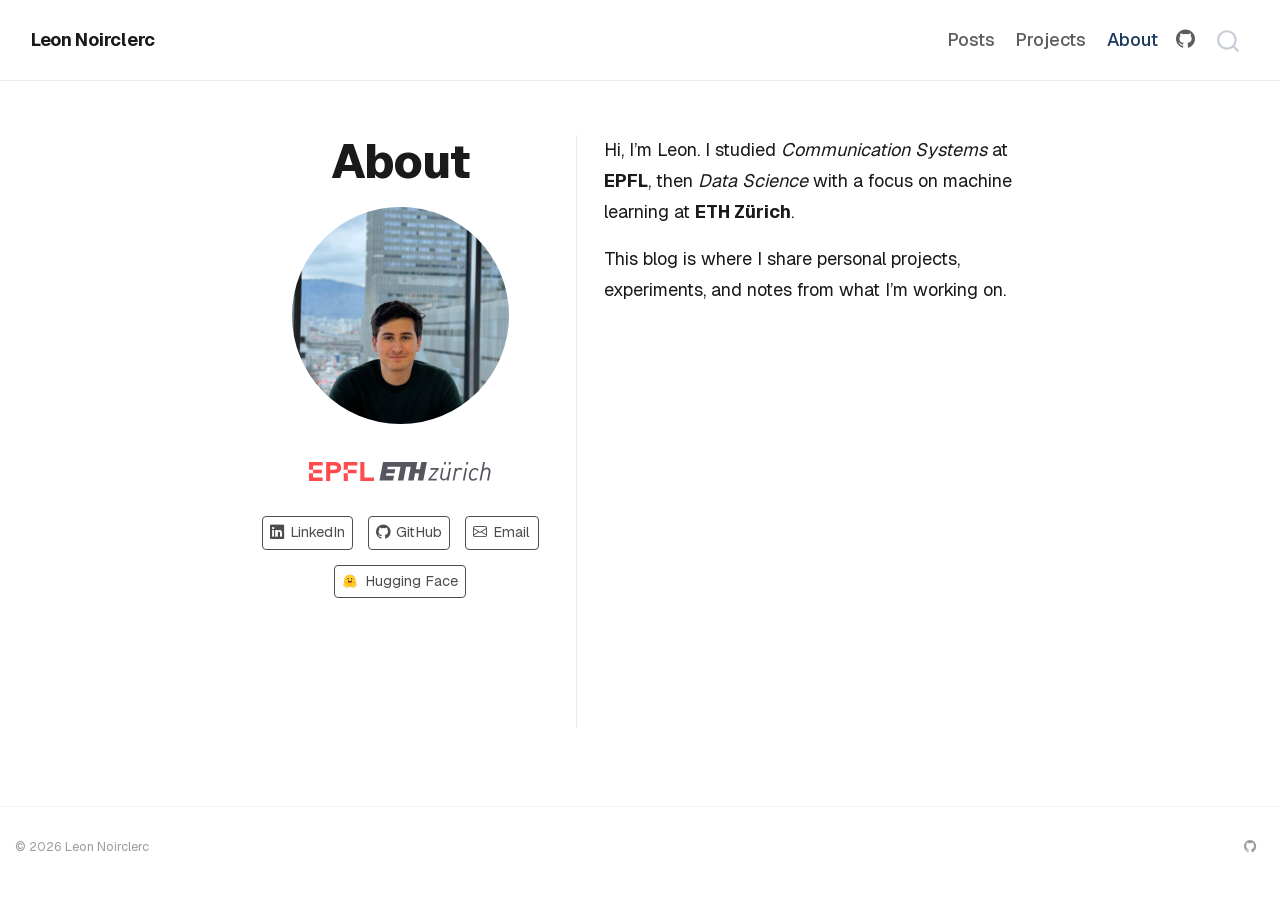
<file: about.html>
<!DOCTYPE html>
<html xmlns="http://www.w3.org/1999/xhtml" lang="en" xml:lang="en"><head>

<meta charset="utf-8">
<meta name="generator" content="quarto-1.9.38">

<meta name="viewport" content="width=device-width, initial-scale=1.0, user-scalable=yes">


<title>About – Leon Noirclerc</title>
<style>
/* Default styles provided by pandoc.
** See https://pandoc.org/MANUAL.html#variables-for-html for config info.
*/
code{white-space: pre-wrap;}
span.smallcaps{font-variant: small-caps;}
div.columns{display: flex; gap: min(4vw, 1.5em);}
div.column{flex: auto; overflow-x: auto;}
div.hanging-indent{margin-left: 1.5em; text-indent: -1.5em;}
ul.task-list{list-style: none;}
ul.task-list li input[type="checkbox"] {
  width: 0.8em;
  margin: 0 0.8em 0.2em -1em; /* quarto-specific, see https://github.com/quarto-dev/quarto-cli/issues/4556 */ 
  vertical-align: middle;
}
</style>


<script src="site_libs/quarto-nav/quarto-nav.js"></script>
<script src="site_libs/clipboard/clipboard.min.js"></script>
<script src="site_libs/quarto-search/autocomplete.umd.js"></script>
<script src="site_libs/quarto-search/fuse.min.js"></script>
<script src="site_libs/quarto-search/quarto-search.js"></script>
<meta name="quarto:offset" content="./">
<link href="./favicon.svg" rel="icon" type="image/svg+xml">
<script src="site_libs/quarto-html/quarto.js" type="module"></script>
<script src="site_libs/quarto-html/tabsets/tabsets.js" type="module"></script>
<script src="site_libs/quarto-html/popper.min.js"></script>
<script src="site_libs/quarto-html/tippy.umd.min.js"></script>
<link href="site_libs/quarto-html/tippy.css" rel="stylesheet">
<link href="site_libs/quarto-html/quarto-syntax-highlighting-28b5350d053d3182e720a93c57f5f353.css" rel="stylesheet" id="quarto-text-highlighting-styles">
<script src="site_libs/bootstrap/bootstrap.min.js"></script>
<link href="site_libs/bootstrap/bootstrap-icons.css" rel="stylesheet">
<link href="site_libs/bootstrap/bootstrap-49926bd9bd355d484abe762a358f30da.min.css" rel="stylesheet" append-hash="true" id="quarto-bootstrap" data-mode="light">
<script id="quarto-search-options" type="application/json">{
  "location": "navbar",
  "copy-button": false,
  "collapse-after": 3,
  "panel-placement": "end",
  "type": "overlay",
  "limit": 50,
  "keyboard-shortcut": [
    "f",
    "/",
    "s"
  ],
  "language": {
    "search-no-results-text": "No results",
    "search-matching-documents-text": "matching documents",
    "search-copy-link-title": "Copy link to search",
    "search-hide-matches-text": "Hide additional matches",
    "search-more-match-text": "more match in this document",
    "search-more-matches-text": "more matches in this document",
    "search-clear-button-title": "Clear",
    "search-text-placeholder": "",
    "search-detached-cancel-button-title": "Cancel",
    "search-submit-button-title": "Submit",
    "search-label": "Search"
  }
}</script>
<style>html{ scroll-behavior: smooth; }</style>


<link rel="stylesheet" href="styles.css">
<meta property="og:title" content="About – Leon Noirclerc">
<meta property="og:description" content="Research notes, experiments, and projects.">
<meta property="og:image" content="https://leonnoirclerc.github.io/logos/epfl.svg">
<meta property="og:site_name" content="Leon Noirclerc">
<meta property="og:image:alt" content="EPFL">
<meta name="twitter:title" content="About – Leon Noirclerc">
<meta name="twitter:description" content="Research notes, experiments, and projects.">
<meta name="twitter:image" content="https://leonnoirclerc.github.io/logos/epfl.svg">
<meta name="twitter:image:alt" content="EPFL">
<meta name="twitter:card" content="summary_large_image">
</head>

<body class="nav-fixed fullcontent quarto-light">

<div id="quarto-search-results"></div>
  <header id="quarto-header" class="headroom fixed-top">
    <nav class="navbar navbar-expand-lg " data-bs-theme="dark">
      <div class="navbar-container container-fluid">
      <div class="navbar-brand-container mx-auto">
    <a class="navbar-brand" href="./index.html">
    <span class="navbar-title">Leon Noirclerc</span>
    </a>
  </div>
            <div id="quarto-search" class="" title="Search"></div>
          <button class="navbar-toggler" type="button" data-bs-toggle="collapse" data-bs-target="#navbarCollapse" aria-controls="navbarCollapse" role="menu" aria-expanded="false" aria-label="Toggle navigation" onclick="if (window.quartoToggleHeadroom) { window.quartoToggleHeadroom(); }">
  <span class="navbar-toggler-icon"></span>
</button>
          <div class="collapse navbar-collapse" id="navbarCollapse">
            <ul class="navbar-nav navbar-nav-scroll ms-auto">
  <li class="nav-item">
    <a class="nav-link" href="./index.html"> 
<span class="menu-text">Posts</span></a>
  </li>  
  <li class="nav-item">
    <a class="nav-link" href="./projects.html"> 
<span class="menu-text">Projects</span></a>
  </li>  
  <li class="nav-item">
    <a class="nav-link active" href="./about.html" aria-current="page"> 
<span class="menu-text">About</span></a>
  </li>  
  <li class="nav-item compact">
    <a class="nav-link" href="https://github.com/leonnoirclerc"> <i class="bi bi-github" role="img" aria-label="GitHub">
</i> 
<span class="menu-text"></span></a>
  </li>  
</ul>
          </div> <!-- /navcollapse -->
            <div class="quarto-navbar-tools">
</div>
      </div> <!-- /container-fluid -->
    </nav>
</header>
<!-- content -->
<div id="quarto-content" class="quarto-container page-columns page-rows-contents page-layout-article page-navbar">
<!-- sidebar -->
<!-- margin-sidebar -->
    
<!-- main -->
<div class="quarto-about-trestles">
  <div class="about-entity">
    <img src="profile.jpg" class="about-image
  round " style="height: 12em; width: 12em;">
<header id="title-block-header" class="quarto-title-block default">
<div class="quarto-title">
<h1 class="title">About</h1>
</div>
<div class="quarto-title-meta">
  </div>
</header>
    <div class="about-links">
  <a href="https://www.linkedin.com/in/leonnoirclerc" class="about-link" rel="" target="">
    <i class="bi bi-linkedin"></i>
     <span class="about-link-text">LinkedIn</span>
  </a>
  <a href="https://github.com/leonnoirclerc" class="about-link" rel="" target="">
    <i class="bi bi-github"></i>
     <span class="about-link-text">GitHub</span>
  </a>
  <a href="mailto:leon.noirclerc@icloud.com" class="about-link" rel="" target="">
    <i class="bi bi-envelope"></i>
     <span class="about-link-text">Email</span>
  </a>
</div>
  </div>
  <div class="about-contents"><main class="content" id="quarto-document-content">
<p>Hi, I’m Leon. I studied <em>Communication Systems</em> at <strong>EPFL</strong>, then <em>Data Science</em> with a focus on machine learning at <strong>ETH Zürich</strong>.</p>
<p>This blog is where I share personal projects, experiments, and notes from what I’m working on.</p>
<div class="alumni-logos">
<p><a href="https://www.epfl.ch/"><img src="logos/epfl.svg" class="img-fluid" alt="EPFL"></a> <a href="https://ethz.ch/"><img src="logos/eth.svg" class="img-fluid" alt="ETH Zürich"></a></p>
</div>
<a class="about-link about-link-hf" href="https://huggingface.co/leonnoirclerc/activity/all" rel="" target="" hidden="">
  <img src="logos/huggingface.svg" class="about-link-hf-logo" alt="">
  <span class="about-link-text">Hugging Face</span>
</a>
<script>
(function () {
  function move() {
    const entity = document.querySelector('.about-entity');
    if (!entity) return;
    const links = entity.querySelector('.about-links');
    const logos = document.querySelector('.alumni-logos');
    if (logos && links) {
      entity.insertBefore(logos, links);
    } else if (logos) {
      entity.appendChild(logos);
    }
    const hf = document.querySelector('.about-link-hf');
    if (hf && links) {
      hf.removeAttribute('hidden');
      links.appendChild(hf);
    }
  }
  if (document.readyState === 'loading') {
    document.addEventListener('DOMContentLoaded', move);
  } else {
    move();
  }
})();
</script>


</main></div>
</div>
 <!-- /main -->
<script id="quarto-html-after-body" type="application/javascript">
  window.document.addEventListener("DOMContentLoaded", function (event) {
    const isCodeAnnotation = (el) => {
      for (const clz of el.classList) {
        if (clz.startsWith('code-annotation-')) {                     
          return true;
        }
      }
      return false;
    }
    const onCopySuccess = function(e) {
      // button target
      const button = e.trigger;
      // don't keep focus
      button.blur();
      // flash "checked"
      button.classList.add('code-copy-button-checked');
      var currentTitle = button.getAttribute("title");
      button.setAttribute("title", "Copied!");
      let tooltip;
      if (window.bootstrap) {
        button.setAttribute("data-bs-toggle", "tooltip");
        button.setAttribute("data-bs-placement", "left");
        button.setAttribute("data-bs-title", "Copied!");
        tooltip = new bootstrap.Tooltip(button, 
          { trigger: "manual", 
            customClass: "code-copy-button-tooltip",
            offset: [0, -8]});
        tooltip.show();    
      }
      setTimeout(function() {
        if (tooltip) {
          tooltip.hide();
          button.removeAttribute("data-bs-title");
          button.removeAttribute("data-bs-toggle");
          button.removeAttribute("data-bs-placement");
        }
        button.setAttribute("title", currentTitle);
        button.classList.remove('code-copy-button-checked');
      }, 1000);
      // clear code selection
      e.clearSelection();
    }
    const getTextToCopy = function(trigger) {
      const outerScaffold = trigger.parentElement.cloneNode(true);
      const codeEl = outerScaffold.querySelector('code');
      for (const childEl of codeEl.children) {
        if (isCodeAnnotation(childEl)) {
          childEl.remove();
        }
      }
      return codeEl.innerText;
    }
    const clipboard = new window.ClipboardJS('.code-copy-button:not([data-in-quarto-modal])', {
      text: getTextToCopy
    });
    clipboard.on('success', onCopySuccess);
    if (window.document.getElementById('quarto-embedded-source-code-modal')) {
      const clipboardModal = new window.ClipboardJS('.code-copy-button[data-in-quarto-modal]', {
        text: getTextToCopy,
        container: window.document.getElementById('quarto-embedded-source-code-modal')
      });
      clipboardModal.on('success', onCopySuccess);
    }
      var localhostRegex = new RegExp(/^(?:http|https):\/\/localhost\:?[0-9]*\//);
      var mailtoRegex = new RegExp(/^mailto:/);
        var filterRegex = new RegExp("https:\/\/leonnoirclerc\.github\.io");
      var isInternal = (href) => {
          return filterRegex.test(href) || localhostRegex.test(href) || mailtoRegex.test(href);
      }
      // Inspect non-navigation links and adorn them if external
     var links = window.document.querySelectorAll('a[href]:not(.nav-link):not(.navbar-brand):not(.toc-action):not(.sidebar-link):not(.sidebar-item-toggle):not(.pagination-link):not(.no-external):not([aria-hidden]):not(.dropdown-item):not(.quarto-navigation-tool):not(.about-link)');
      for (var i=0; i<links.length; i++) {
        const link = links[i];
        if (!isInternal(link.href)) {
          // undo the damage that might have been done by quarto-nav.js in the case of
          // links that we want to consider external
          if (link.dataset.originalHref !== undefined) {
            link.href = link.dataset.originalHref;
          }
        }
      }
    function tippyHover(el, contentFn, onTriggerFn, onUntriggerFn) {
      const config = {
        allowHTML: true,
        maxWidth: 500,
        delay: 100,
        arrow: false,
        appendTo: function(el) {
            return el.parentElement;
        },
        interactive: true,
        interactiveBorder: 10,
        theme: 'quarto',
        placement: 'bottom-start',
      };
      if (contentFn) {
        config.content = contentFn;
      }
      if (onTriggerFn) {
        config.onTrigger = onTriggerFn;
      }
      if (onUntriggerFn) {
        config.onUntrigger = onUntriggerFn;
      }
      window.tippy(el, config); 
    }
    const noterefs = window.document.querySelectorAll('a[role="doc-noteref"]');
    for (var i=0; i<noterefs.length; i++) {
      const ref = noterefs[i];
      tippyHover(ref, function() {
        // use id or data attribute instead here
        let href = ref.getAttribute('data-footnote-href') || ref.getAttribute('href');
        try { href = new URL(href).hash; } catch {}
        const id = href.replace(/^#\/?/, "");
        const note = window.document.getElementById(id);
        if (note) {
          return note.innerHTML;
        } else {
          return "";
        }
      });
    }
    const xrefs = window.document.querySelectorAll('a.quarto-xref');
    const processXRef = (id, note) => {
      // Strip column container classes
      const stripColumnClz = (el) => {
        el.classList.remove("page-full", "page-columns");
        if (el.children) {
          for (const child of el.children) {
            stripColumnClz(child);
          }
        }
      }
      stripColumnClz(note)
      if (id === null || id.startsWith('sec-')) {
        // Special case sections, only their first couple elements
        const container = document.createElement("div");
        if (note.children && note.children.length > 2) {
          container.appendChild(note.children[0].cloneNode(true));
          for (let i = 1; i < note.children.length; i++) {
            const child = note.children[i];
            if (child.tagName === "P" && child.innerText === "") {
              continue;
            } else {
              container.appendChild(child.cloneNode(true));
              break;
            }
          }
          if (window.Quarto?.typesetMath) {
            window.Quarto.typesetMath(container);
          }
          return container.innerHTML
        } else {
          if (window.Quarto?.typesetMath) {
            window.Quarto.typesetMath(note);
          }
          return note.innerHTML;
        }
      } else {
        // Remove any anchor links if they are present
        const anchorLink = note.querySelector('a.anchorjs-link');
        if (anchorLink) {
          anchorLink.remove();
        }
        if (window.Quarto?.typesetMath) {
          window.Quarto.typesetMath(note);
        }
        if (note.classList.contains("callout")) {
          return note.outerHTML;
        } else {
          return note.innerHTML;
        }
      }
    }
    for (var i=0; i<xrefs.length; i++) {
      const xref = xrefs[i];
      tippyHover(xref, undefined, function(instance) {
        instance.disable();
        let url = xref.getAttribute('href');
        let hash = undefined; 
        if (url.startsWith('#')) {
          hash = url;
        } else {
          try { hash = new URL(url).hash; } catch {}
        }
        if (hash) {
          const id = hash.replace(/^#\/?/, "");
          const note = window.document.getElementById(id);
          if (note !== null) {
            try {
              const html = processXRef(id, note.cloneNode(true));
              instance.setContent(html);
            } finally {
              instance.enable();
              instance.show();
            }
          } else {
            // See if we can fetch this
            fetch(url.split('#')[0])
            .then(res => res.text())
            .then(html => {
              const parser = new DOMParser();
              const htmlDoc = parser.parseFromString(html, "text/html");
              const note = htmlDoc.getElementById(id);
              if (note !== null) {
                const html = processXRef(id, note);
                instance.setContent(html);
              } 
            }).finally(() => {
              instance.enable();
              instance.show();
            });
          }
        } else {
          // See if we can fetch a full url (with no hash to target)
          // This is a special case and we should probably do some content thinning / targeting
          fetch(url)
          .then(res => res.text())
          .then(html => {
            const parser = new DOMParser();
            const htmlDoc = parser.parseFromString(html, "text/html");
            const note = htmlDoc.querySelector('main.content');
            if (note !== null) {
              // This should only happen for chapter cross references
              // (since there is no id in the URL)
              // remove the first header
              if (note.children.length > 0 && note.children[0].tagName === "HEADER") {
                note.children[0].remove();
              }
              const html = processXRef(null, note);
              instance.setContent(html);
            } 
          }).finally(() => {
            instance.enable();
            instance.show();
          });
        }
      }, function(instance) {
      });
    }
        let selectedAnnoteEl;
        const selectorForAnnotation = ( cell, annotation) => {
          let cellAttr = 'data-code-cell="' + cell + '"';
          let lineAttr = 'data-code-annotation="' +  annotation + '"';
          const selector = 'span[' + cellAttr + '][' + lineAttr + ']';
          return selector;
        }
        const selectCodeLines = (annoteEl) => {
          const doc = window.document;
          const targetCell = annoteEl.getAttribute("data-target-cell");
          const targetAnnotation = annoteEl.getAttribute("data-target-annotation");
          const annoteSpan = window.document.querySelector(selectorForAnnotation(targetCell, targetAnnotation));
          const lines = annoteSpan.getAttribute("data-code-lines").split(",");
          const lineIds = lines.map((line) => {
            return targetCell + "-" + line;
          })
          let top = null;
          let height = null;
          let parent = null;
          if (lineIds.length > 0) {
              //compute the position of the single el (top and bottom and make a div)
              const el = window.document.getElementById(lineIds[0]);
              top = el.offsetTop;
              height = el.offsetHeight;
              parent = el.parentElement.parentElement;
            if (lineIds.length > 1) {
              const lastEl = window.document.getElementById(lineIds[lineIds.length - 1]);
              const bottom = lastEl.offsetTop + lastEl.offsetHeight;
              height = bottom - top;
            }
            if (top !== null && height !== null && parent !== null) {
              // cook up a div (if necessary) and position it 
              let div = window.document.getElementById("code-annotation-line-highlight");
              if (div === null) {
                div = window.document.createElement("div");
                div.setAttribute("id", "code-annotation-line-highlight");
                div.style.position = 'absolute';
                parent.appendChild(div);
              }
              div.style.top = top - 2 + "px";
              div.style.height = height + 4 + "px";
              div.style.left = 0;
              let gutterDiv = window.document.getElementById("code-annotation-line-highlight-gutter");
              if (gutterDiv === null) {
                gutterDiv = window.document.createElement("div");
                gutterDiv.setAttribute("id", "code-annotation-line-highlight-gutter");
                gutterDiv.style.position = 'absolute';
                const codeCell = window.document.getElementById(targetCell);
                const gutter = codeCell.querySelector('.code-annotation-gutter');
                gutter.appendChild(gutterDiv);
              }
              gutterDiv.style.top = top - 2 + "px";
              gutterDiv.style.height = height + 4 + "px";
            }
            selectedAnnoteEl = annoteEl;
          }
        };
        const unselectCodeLines = () => {
          const elementsIds = ["code-annotation-line-highlight", "code-annotation-line-highlight-gutter"];
          elementsIds.forEach((elId) => {
            const div = window.document.getElementById(elId);
            if (div) {
              div.remove();
            }
          });
          selectedAnnoteEl = undefined;
        };
          // Handle positioning of the toggle
      window.addEventListener(
        "resize",
        throttle(() => {
          elRect = undefined;
          if (selectedAnnoteEl) {
            selectCodeLines(selectedAnnoteEl);
          }
        }, 10)
      );
      function throttle(fn, ms) {
      let throttle = false;
      let timer;
        return (...args) => {
          if(!throttle) { // first call gets through
              fn.apply(this, args);
              throttle = true;
          } else { // all the others get throttled
              if(timer) clearTimeout(timer); // cancel #2
              timer = setTimeout(() => {
                fn.apply(this, args);
                timer = throttle = false;
              }, ms);
          }
        };
      }
        // Attach click handler to the DT
        const annoteDls = window.document.querySelectorAll('dt[data-target-cell]');
        for (const annoteDlNode of annoteDls) {
          annoteDlNode.addEventListener('click', (event) => {
            const clickedEl = event.target;
            if (clickedEl !== selectedAnnoteEl) {
              unselectCodeLines();
              const activeEl = window.document.querySelector('dt[data-target-cell].code-annotation-active');
              if (activeEl) {
                activeEl.classList.remove('code-annotation-active');
              }
              selectCodeLines(clickedEl);
              clickedEl.classList.add('code-annotation-active');
            } else {
              // Unselect the line
              unselectCodeLines();
              clickedEl.classList.remove('code-annotation-active');
            }
          });
        }
    const findCites = (el) => {
      const parentEl = el.parentElement;
      if (parentEl) {
        const cites = parentEl.dataset.cites;
        if (cites) {
          return {
            el,
            cites: cites.split(' ')
          };
        } else {
          return findCites(el.parentElement)
        }
      } else {
        return undefined;
      }
    };
    var bibliorefs = window.document.querySelectorAll('a[role="doc-biblioref"]');
    for (var i=0; i<bibliorefs.length; i++) {
      const ref = bibliorefs[i];
      const citeInfo = findCites(ref);
      if (citeInfo) {
        tippyHover(citeInfo.el, function() {
          var popup = window.document.createElement('div');
          citeInfo.cites.forEach(function(cite) {
            var citeDiv = window.document.createElement('div');
            citeDiv.classList.add('hanging-indent');
            citeDiv.classList.add('csl-entry');
            var biblioDiv = window.document.getElementById('ref-' + cite);
            if (biblioDiv) {
              citeDiv.innerHTML = biblioDiv.innerHTML;
            }
            popup.appendChild(citeDiv);
          });
          return popup.innerHTML;
        });
      }
    }
  });
  </script>
</div> <!-- /content -->
<footer class="footer">
  <div class="nav-footer">
    <div class="nav-footer-left">
<p>© 2026 Leon Noirclerc</p>
</div>   
    <div class="nav-footer-center">
      &nbsp;
    </div>
    <div class="nav-footer-right">
      <ul class="footer-items list-unstyled">
    <li class="nav-item compact">
    <a class="nav-link" href="https://github.com/leonnoirclerc">
      <i class="bi bi-github" role="img">
</i> 
    </a>
  </li>  
</ul>
    </div>
  </div>
</footer>
<script>
(function () {
  function tagCategories() {
    document.querySelectorAll('.listing-category').forEach(function (el) {
      var slug = (el.textContent || '').trim().toLowerCase().replace(/[^a-z0-9]+/g, '-').replace(/^-|-$/g, '');
      if (slug) el.classList.add('cat-' + slug);
    });
  }
  if (document.readyState === 'loading') {
    document.addEventListener('DOMContentLoaded', tagCategories);
  } else {
    tagCategories();
  }
})();
</script>




<script src="site_libs/quarto-html/zenscroll-min.js"></script>
</body></html>
</file>
<file: site_libs/quarto-html/tippy.css>
.tippy-box[data-animation=fade][data-state=hidden]{opacity:0}[data-tippy-root]{max-width:calc(100vw - 10px)}.tippy-box{position:relative;background-color:#333;color:#fff;border-radius:4px;font-size:14px;line-height:1.4;white-space:normal;outline:0;transition-property:transform,visibility,opacity}.tippy-box[data-placement^=top]>.tippy-arrow{bottom:0}.tippy-box[data-placement^=top]>.tippy-arrow:before{bottom:-7px;left:0;border-width:8px 8px 0;border-top-color:initial;transform-origin:center top}.tippy-box[data-placement^=bottom]>.tippy-arrow{top:0}.tippy-box[data-placement^=bottom]>.tippy-arrow:before{top:-7px;left:0;border-width:0 8px 8px;border-bottom-color:initial;transform-origin:center bottom}.tippy-box[data-placement^=left]>.tippy-arrow{right:0}.tippy-box[data-placement^=left]>.tippy-arrow:before{border-width:8px 0 8px 8px;border-left-color:initial;right:-7px;transform-origin:center left}.tippy-box[data-placement^=right]>.tippy-arrow{left:0}.tippy-box[data-placement^=right]>.tippy-arrow:before{left:-7px;border-width:8px 8px 8px 0;border-right-color:initial;transform-origin:center right}.tippy-box[data-inertia][data-state=visible]{transition-timing-function:cubic-bezier(.54,1.5,.38,1.11)}.tippy-arrow{width:16px;height:16px;color:#333}.tippy-arrow:before{content:"";position:absolute;border-color:transparent;border-style:solid}.tippy-content{position:relative;padding:5px 9px;z-index:1}
</file>
<file: site_libs/quarto-html/quarto-syntax-highlighting-28b5350d053d3182e720a93c57f5f353.css>
/* quarto syntax highlight colors */
:root {
  --quarto-hl-al-color: #ff5555;
  --quarto-hl-an-color: #6a737d;
  --quarto-hl-at-color: #d73a49;
  --quarto-hl-bn-color: #005cc5;
  --quarto-hl-bu-color: #d73a49;
  --quarto-hl-ch-color: #032f62;
  --quarto-hl-co-color: #6a737d;
  --quarto-hl-cv-color: #6a737d;
  --quarto-hl-cn-color: #005cc5;
  --quarto-hl-cf-color: #d73a49;
  --quarto-hl-dt-color: #d73a49;
  --quarto-hl-dv-color: #005cc5;
  --quarto-hl-do-color: #6a737d;
  --quarto-hl-er-color: #ff5555;
  --quarto-hl-ex-color: #d73a49;
  --quarto-hl-fl-color: #005cc5;
  --quarto-hl-fu-color: #6f42c1;
  --quarto-hl-im-color: #032f62;
  --quarto-hl-in-color: #6a737d;
  --quarto-hl-kw-color: #d73a49;
  --quarto-hl-op-color: #24292e;
  --quarto-hl-pp-color: #d73a49;
  --quarto-hl-re-color: #6a737d;
  --quarto-hl-sc-color: #005cc5;
  --quarto-hl-ss-color: #032f62;
  --quarto-hl-st-color: #032f62;
  --quarto-hl-va-color: #e36209;
  --quarto-hl-vs-color: #032f62;
  --quarto-hl-wa-color: #ff5555;
}

/* other quarto variables */
:root {
  --quarto-font-monospace: "Geist Mono", "SF Mono", Menlo, Consolas, monospace;
}

/* syntax highlight based on Pandoc's rules */
pre > code.sourceCode > span {
  color: #24292e;
}

code.sourceCode > span {
  color: #24292e;
}

div.sourceCode,
div.sourceCode pre.sourceCode {
  color: #24292e;
}

/* Normal */
code span {
  color: #24292e;
}

/* Alert */
code span.al {
  font-weight: bold;
  color: #ff5555;
}

/* Annotation */
code span.an {
  color: #6a737d;
}

/* Attribute */
code span.at {
  color: #d73a49;
}

/* BaseN */
code span.bn {
  color: #005cc5;
}

/* BuiltIn */
code span.bu {
  color: #d73a49;
}

/* ControlFlow */
code span.cf {
  color: #d73a49;
}

/* Char */
code span.ch {
  color: #032f62;
}

/* Constant */
code span.cn {
  color: #005cc5;
}

/* Comment */
code span.co {
  color: #6a737d;
}

/* CommentVar */
code span.cv {
  color: #6a737d;
}

/* Documentation */
code span.do {
  color: #6a737d;
}

/* DataType */
code span.dt {
  color: #d73a49;
}

/* DecVal */
code span.dv {
  color: #005cc5;
}

/* Error */
code span.er {
  color: #ff5555;
  text-decoration: underline;
}

/* Extension */
code span.ex {
  font-weight: bold;
  color: #d73a49;
}

/* Float */
code span.fl {
  color: #005cc5;
}

/* Function */
code span.fu {
  color: #6f42c1;
}

/* Import */
code span.im {
  color: #032f62;
}

/* Information */
code span.in {
  color: #6a737d;
}

/* Keyword */
code span.kw {
  color: #d73a49;
}

/* Operator */
code span.op {
  color: #24292e;
}

/* Preprocessor */
code span.pp {
  color: #d73a49;
}

/* RegionMarker */
code span.re {
  color: #6a737d;
}

/* SpecialChar */
code span.sc {
  color: #005cc5;
}

/* SpecialString */
code span.ss {
  color: #032f62;
}

/* String */
code span.st {
  color: #032f62;
}

/* Variable */
code span.va {
  color: #e36209;
}

/* VerbatimString */
code span.vs {
  color: #032f62;
}

/* Warning */
code span.wa {
  color: #ff5555;
}

.prevent-inlining {
  content: "</";
}

/*# sourceMappingURL=ef5a9f3a10c569d3e08a85e694da244c.css.map */
</file>
<file: styles.css>
/* Layout: narrow column, generous whitespace */
:root {
  --content-max-width: 720px;
}

body {
  text-rendering: optimizeLegibility;
}

main.content,
main.content.column-page-left,
main.content.column-page,
main.content.column-page-right {
  max-width: var(--content-max-width);
}

/* Title block: lots of breathing room above and below */
.quarto-title-block {
  padding-block: 3rem 1.5rem;
}

/* Alumni logo row on the about page (lives in the left panel, above social links) */
.alumni-logos {
  display: flex;
  align-items: center;
  justify-content: center;
  gap: 1rem;
  margin-block: 0.25rem 0.75rem;
  flex-wrap: wrap;
}

.alumni-logos img {
  height: 1.1rem;
  width: auto;
  opacity: 0.7;
  transition: opacity 0.2s ease;
}

.alumni-logos a:hover img {
  opacity: 1;
}

/* About page: title appears ABOVE the image via flex order, columns top-aligned */
.quarto-about-trestles .quarto-title-block,
.quarto-about-jolla .quarto-title-block,
.quarto-about-solana .quarto-title-block {
  order: -1;
  padding-block: 0;
  margin-block: 0 1.5rem;
}

.quarto-about-trestles .quarto-title,
.quarto-about-jolla .quarto-title,
.quarto-about-solana .quarto-title {
  padding-block: 0;
  margin-block: 0;
}

.quarto-about-trestles h1.title,
.quarto-about-jolla h1.title,
.quarto-about-solana h1.title {
  margin-bottom: 0;
}

.quarto-about-trestles .about-entity,
.quarto-about-jolla .about-entity,
.quarto-about-solana .about-entity {
  align-self: start;
}

.quarto-about-trestles .about-image,
.quarto-about-jolla .about-image,
.quarto-about-solana .about-image {
  margin-block: 0;
}


/* Put the cover image on the LEFT instead of Quarto's default right.
   Quarto's .image-right class uses `flex-direction: row-reverse`; this flips it back. */
.quarto-listing-default .quarto-post.image-right {
  flex-direction: row;
}

/* Rounded corners on the listing thumbnail */
.quarto-listing-default .quarto-post .thumbnail-image,
.quarto-listing-default .quarto-post .listing-image img {
  border-radius: 10px;
  object-fit: cover;
}

/* Listings: typography */
.quarto-listing-default .listing-title {
  font-weight: 600;
  letter-spacing: -0.015em;
  font-size: 1.35rem;
}

.quarto-listing-default .listing-description {
  opacity: 0.72;
  font-size: 0.98em;
  margin-top: 0.25rem;
}

.quarto-listing-default .listing-date,
.quarto-listing-default .listing-reading-time {
  font-size: 0.95em;
  opacity: 0.6;
  letter-spacing: 0.02em;
}

.quarto-listing-default .listing-date {
  text-transform: uppercase;
}

/* Category pills: small, low-saturation accents */
.quarto-listing-default .listing-category {
  font-size: 0.72em;
  padding: 0.22em 0.6em;
  letter-spacing: 0.04em;
  text-transform: uppercase;
  border-width: 1px;
}

/* Per-category accent colors. The cat-<slug> class is added by an
   include-after-body script in _quarto.yml. Unknown tags fall through
   to Quarto's default neutral styling. Same rules apply to the Posts
   feed (index.qmd) and the Projects page (projects.qmd). */
.quarto-listing-default .listing-category.cat-python {
  background-color: hsl(48, 70%, 96%);
  border-color: hsl(45, 55%, 82%);
  color: hsl(30, 45%, 35%);
}

.quarto-listing-default .listing-category.cat-ml {
  background-color: hsl(215, 60%, 96%);
  border-color: hsl(215, 40%, 82%);
  color: hsl(215, 45%, 38%);
}

.quarto-listing-default .listing-category.cat-rag,
.quarto-listing-default .listing-category.cat-rag-laptop {
  background-color: hsl(265, 50%, 96%);
  border-color: hsl(265, 30%, 84%);
  color: hsl(265, 32%, 44%);
}

.quarto-listing-default .listing-category.cat-geospatial {
  background-color: hsl(150, 40%, 94%);
  border-color: hsl(150, 28%, 76%);
  color: hsl(150, 38%, 30%);
}

.quarto-listing-default .listing-category.cat-data-viz {
  background-color: hsl(25, 70%, 95%);
  border-color: hsl(20, 50%, 80%);
  color: hsl(15, 50%, 36%);
}

/* Inline code */
code:not(.sourceCode) {
  padding: 0.15em 0.4em;
  border-radius: 4px;
  font-size: 0.88em;
}

/* Footnotes */
.footnotes {
  font-size: 0.9em;
  opacity: 0.78;
  border-top: 1px solid rgba(0, 0, 0, 0.06);
  padding-top: 1.5rem;
  margin-top: 3rem;
}

/* Tables: keep within content column on narrow viewports, scroll horizontally if needed */
main.content table {
  display: block;
  max-width: 100%;
  overflow-x: auto;
}

/* Section spacing in long-form posts */
main.content > h2 {
  margin-top: 3rem;
  margin-bottom: 1rem;
}

main.content > h3 {
  margin-top: 2rem;
  margin-bottom: 0.75rem;
}

/* Blockquotes: editorial */
blockquote {
  border-left: 3px solid #1e3a5f;
  padding-left: 1.25rem;
  margin-left: 0;
  font-style: italic;
  opacity: 0.85;
}

/* Post page banner: dark gradient overlay on the cover image so the white
   title/description stay readable over any image. */
.quarto-title-banner {
  position: relative;
}

.quarto-title-banner::before {
  content: "";
  position: absolute;
  inset: 0;
  background: linear-gradient(
    to right,
    rgba(0, 0, 0, 0.3) 0%,
    rgba(0, 0, 0, 0.1) 60%,
    rgba(0, 0, 0, 0) 100%
  );
  pointer-events: none;
  z-index: 0;
}

.quarto-title-banner > * {
  position: relative;
  z-index: 1;
}

.quarto-title-banner,
.quarto-title-banner .title,
.quarto-title-banner .description,
.quarto-title-banner .quarto-category,
.quarto-title-banner .quarto-title-meta,
.quarto-title-banner .quarto-title-meta * {
  color: #ffffff !important;
  text-shadow: 0 1px 3px rgba(0, 0, 0, 0.5);
}

/* "Also on" link row under the Projects page intro */
.elsewhere {
  margin-block: 0.25rem 2.5rem;
  font-size: 0.95em;
  display: flex;
  flex-wrap: wrap;
  gap: 1.25rem;
  align-items: center;
}

.elsewhere .elsewhere-link {
  display: inline-flex;
  align-items: center;
  gap: 0.5em;
  text-decoration: none;
  opacity: 0.85;
  transition: opacity 0.2s ease;
}

.elsewhere .elsewhere-link:hover {
  opacity: 1;
}

.elsewhere a.elsewhere-link img.elsewhere-logo {
  height: 1.05em;
  width: 1.05em;
  max-width: none;
  display: inline-block;
  vertical-align: -0.18em;
  object-fit: contain;
}

/* GitHub mark uses currentColor, so tint it with the link color */
.elsewhere .elsewhere-logo-github {
  color: var(--bs-body-color);
}

/* About page: HF link logo inside the about-links list,
   sized to match the Bootstrap icons next to it */
a.about-link-hf img.about-link-hf-logo {
  height: 1em;
  width: 1em;
  max-width: none;
  vertical-align: -0.15em;
  margin-right: 0.25em;
  object-fit: contain;
}

/* Subtle decorative gradient orb on listing pages */
body:has(.quarto-listing) .quarto-title-block {
  position: relative;
  overflow: visible;
}

body:has(.quarto-listing) .quarto-title-block::before {
  content: "";
  position: absolute;
  top: -120px;
  right: -180px;
  width: 480px;
  height: 480px;
  background: radial-gradient(circle, rgba(30, 58, 95, 0.07), transparent 70%);
  z-index: -1;
  pointer-events: none;
  border-radius: 50%;
}
</file>
